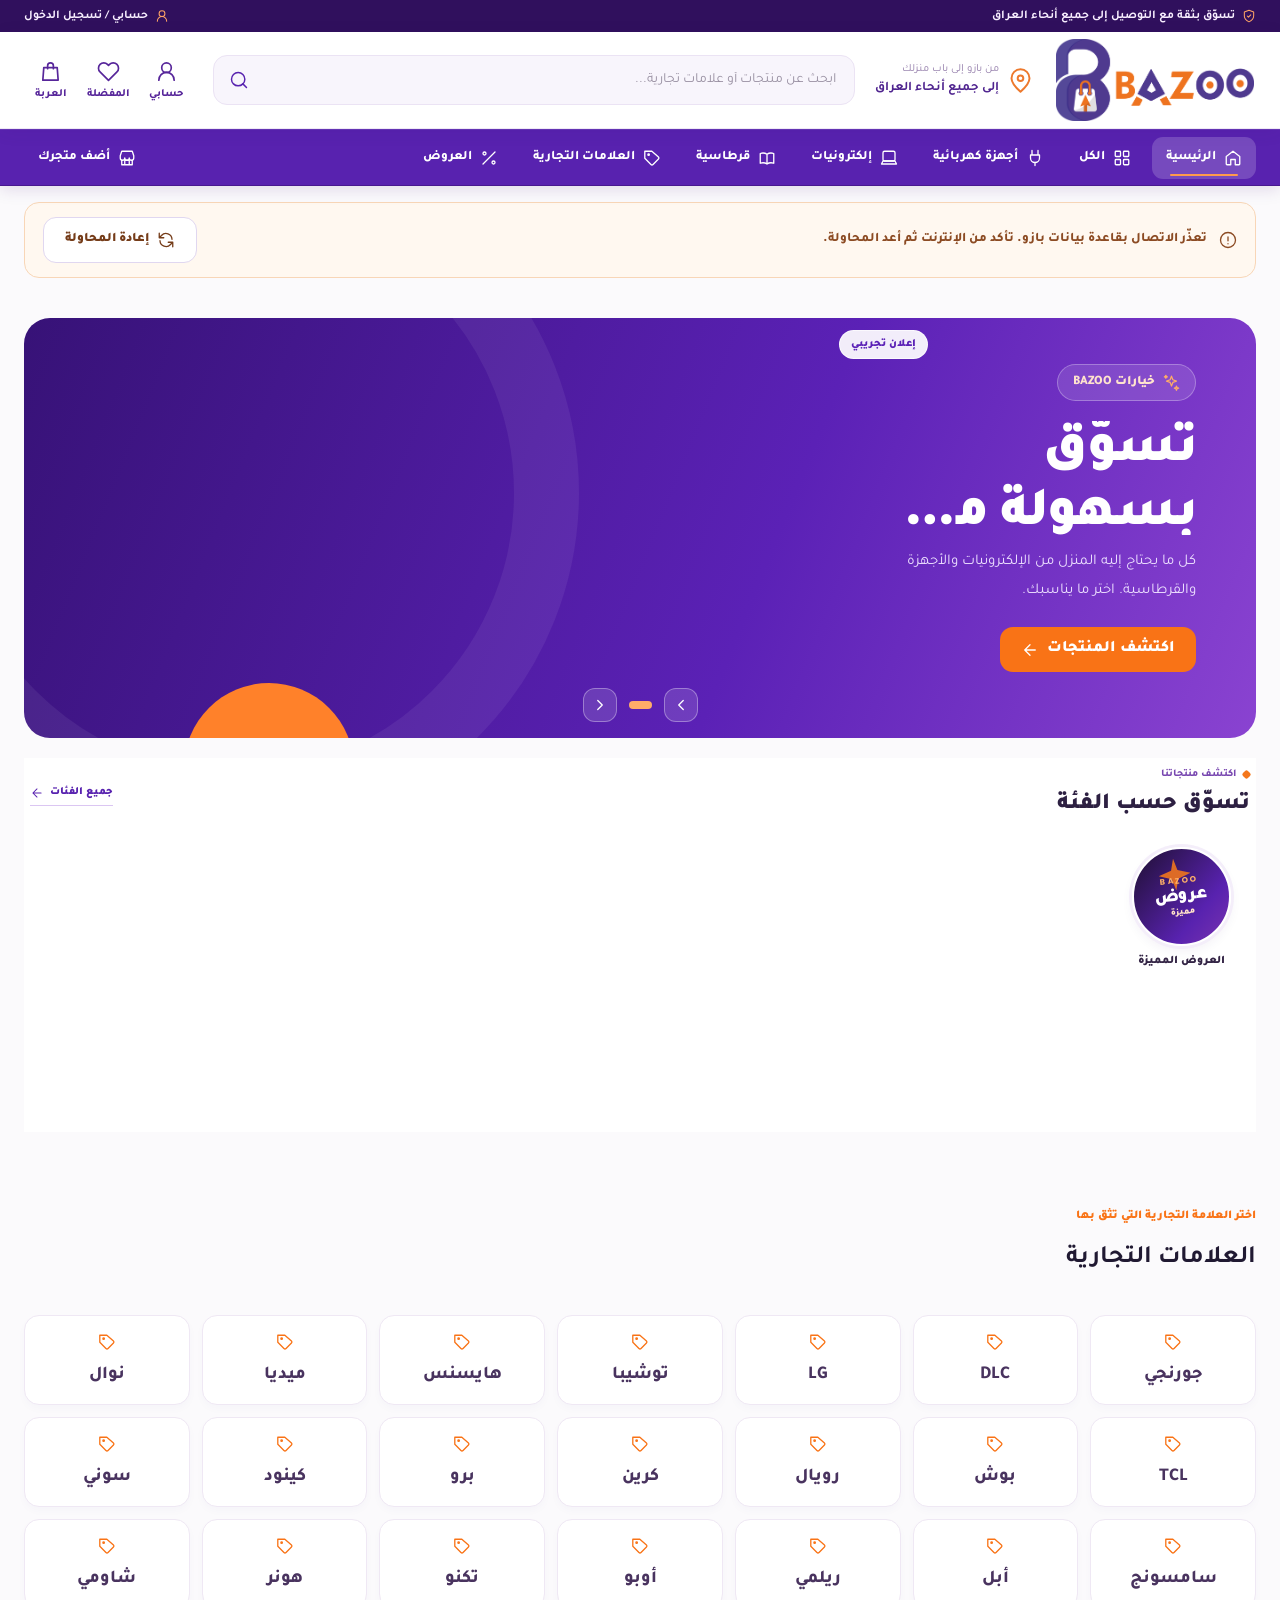
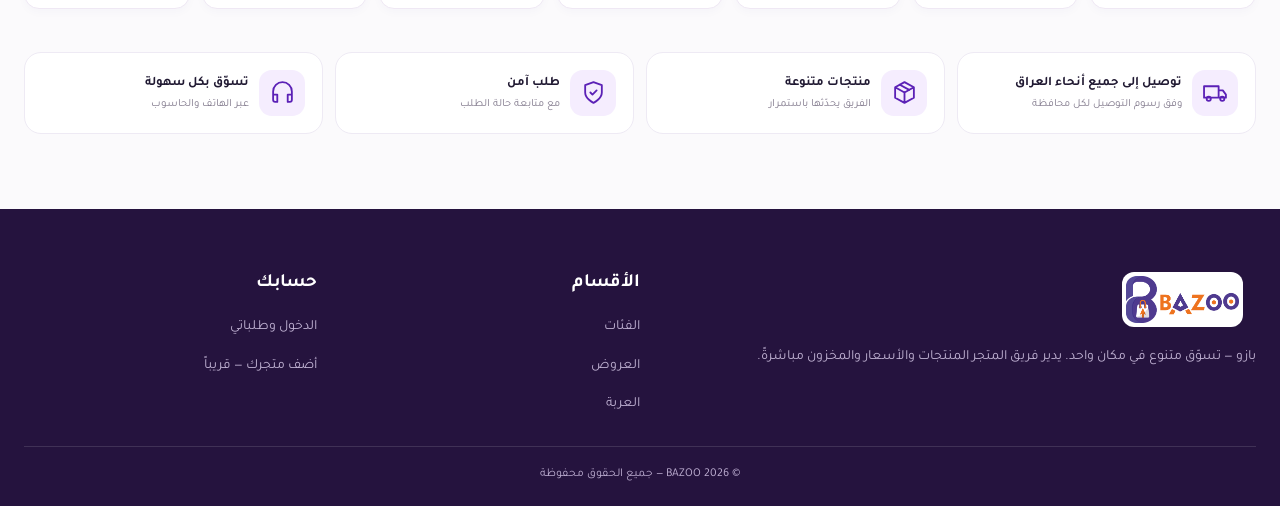
<file: index.html>
<!doctype html><html lang="ar" dir="rtl"><head><meta charset="utf-8"><meta name="viewport" content="width=device-width,initial-scale=1,viewport-fit=cover"><meta name="theme-color" content="#5822af"><meta name="description" content="BAZOO بازو — متجر إلكتروني عراقي للأجهزة الكهربائية والإلكترونيات والقرطاسية"><title>BAZOO | بازو</title><link rel="icon" href="./%D8%B4%D8%B9%D8%A7%D8%B1%20%D8%A8%D8%A7%D8%B2%D9%88.png"><link rel="stylesheet" href="./style.css?v=20261123carousel52"><link rel="stylesheet" href="./bazoo-ui.css?v=20261123ui41"></head><body>
<div class="topline"><div class="wrap topline-content"><span><svg class="svg-icon" aria-hidden="true"><use href="./icons.svg#shield-check"></use></svg> تسوّق بثقة مع التوصيل إلى جميع أنحاء العراق</span><a href="#/account"><svg class="svg-icon" aria-hidden="true"><use href="./icons.svg#user-round"></use></svg> حسابي / تسجيل الدخول</a></div></div>
<header class="header"><div class="wrap headerinner">
<a class="brand" href="#/home" aria-label="BAZOO الرئيسية"><img src="./%D8%A8%D8%A7%D8%B2%D9%88%20%D8%A7%D9%81%D9%82%D9%8A.png" alt="شعار BAZOO الأفقي"></a>
<div class="delivery-note"><svg class="svg-icon" aria-hidden="true"><use href="./icons.svg#map-pin"></use></svg><span><small class="delivery-desktop">من بازو إلى باب منزلك</small><small class="delivery-mobile">التوصيل</small><strong class="delivery-desktop">إلى جميع أنحاء العراق</strong><strong class="delivery-mobile">داخل العراق</strong></span></div>
<form id="searchForm" class="search" role="search"><input id="searchBox" placeholder="ابحث عن منتجات أو علامات تجارية..." aria-label="ابحث بالمتجر"><button aria-label="ابحث" title="بحث" type="submit"><svg class="svg-icon" aria-hidden="true"><use href="./icons.svg#search"></use></svg></button></form>
<div class="headact">
<button id="accountBtn" class="header-action" aria-label="حسابي"><svg class="svg-icon" aria-hidden="true"><use href="./icons.svg#user-round"></use></svg><span>حسابي</span></button>
<button id="favoritesBtn" class="header-action" aria-label="المفضلة"><svg class="svg-icon" aria-hidden="true"><use href="./icons.svg#heart"></use></svg><span>المفضلة</span></button>
<button id="cartBtn" class="header-action cart-header" aria-label="عربة التسوق"><svg class="svg-icon" aria-hidden="true"><use href="./icons.svg#shopping-bag"></use></svg><span>العربة</span><span id="cartBadge" class="bubble"></span></button>
</div></div></header>
<div class="category-topbar"><div class="wrap category-nav" id="categoryNav" aria-label="أقسام المتجر">
<button class="category-nav-link active" data-go="home"><svg class="svg-icon" aria-hidden="true"><use href="./icons.svg#home"></use></svg> الرئيسية</button>
<button class="category-nav-link" data-go="categories"><svg class="svg-icon" aria-hidden="true"><use href="./icons.svg#grid"></use></svg> الكل</button>
<button class="category-nav-link" data-main-cat="appliances"><svg class="svg-icon" aria-hidden="true"><use href="./icons.svg#plug"></use></svg> أجهزة كهربائية</button>
<button class="category-nav-link" data-main-cat="electronics"><svg class="svg-icon" aria-hidden="true"><use href="./icons.svg#laptop"></use></svg> إلكترونيات</button>
<button class="category-nav-link" data-main-cat="stationery"><svg class="svg-icon" aria-hidden="true"><use href="./icons.svg#book-open"></use></svg> قرطاسية</button>
<button class="category-nav-link" data-go="brands"><svg class="svg-icon" aria-hidden="true"><use href="./icons.svg#tag"></use></svg> العلامات التجارية</button>
<button class="category-nav-link" data-go="offers"><svg class="svg-icon" aria-hidden="true"><use href="./icons.svg#percent"></use></svg> العروض</button>
<button class="category-nav-link nav-admin-entry" data-go="market"><svg class="svg-icon" aria-hidden="true"><use href="./icons.svg#store"></use></svg> أضف متجرك</button>
</div></div>
<main id="app" class="wrap"><section class="storefront-shell">
<div class="shell-hero">
<div><span class="shell-label"><svg class="svg-icon" aria-hidden="true"><use href="./icons.svg#sparkles"></use></svg> اكتشف عالم بازو</span><h1>اختيارات أكثر.<br><em>تسوّق أسهل.</em></h1><p>أجهزة كهربائية وإلكترونيات وقرطاسية في متجر واحد.</p><a class="btn accent" href="#/categories">استكشف الفئات <svg class="svg-icon" aria-hidden="true"><use href="./icons.svg#arrow-left"></use></svg></a></div>
<div class="shell-art"><svg class="svg-icon" aria-hidden="true"><use href="./icons.svg#shopping-bag"></use></svg></div>
</div>
<div class="shell-cat-row"><a href="#/categories"><span><svg class="svg-icon" aria-hidden="true"><use href="./icons.svg#building"></use></svg></span><strong>أجهزة منزلية</strong></a><a href="#/categories"><span><svg class="svg-icon" aria-hidden="true"><use href="./icons.svg#plug"></use></svg></span><strong>مواد تأسيس</strong></a><a href="#/categories"><span><svg class="svg-icon" aria-hidden="true"><use href="./icons.svg#laptop"></use></svg></span><strong>أجهزة وألعاب</strong></a><a href="#/categories"><span><svg class="svg-icon" aria-hidden="true"><use href="./icons.svg#headphones"></use></svg></span><strong>إكسسوارات</strong></a><a href="#/categories"><span><svg class="svg-icon" aria-hidden="true"><use href="./icons.svg#smartphone"></use></svg></span><strong>هواتف</strong></a><a href="#/categories"><span><svg class="svg-icon" aria-hidden="true"><use href="./icons.svg#clipboard"></use></svg></span><strong>مواد مكتبية</strong></a><a href="#/categories"><span><svg class="svg-icon" aria-hidden="true"><use href="./icons.svg#book-open"></use></svg></span><strong>مواد دراسية</strong></a></div>
<div class="shell-load-tip" id="siteStatus" aria-live="polite"></div>
</section></main>
<footer class="footer"><div class="wrap"><div class="footer-inner"><div><a class="brand" href="#/home"><img src="./%D8%A8%D8%A7%D8%B2%D9%88%20%D8%A7%D9%81%D9%82%D9%8A.png" alt="بازو"></a><p>بازو — تسوّق متنوع في مكان واحد. يدير فريق المتجر المنتجات والأسعار والمخزون مباشرةً.</p></div><div><h3>الأقسام</h3><a href="#/categories">الفئات</a><a href="#/offers">العروض</a><a href="#/cart">العربة</a></div><div><h3>حسابك</h3><a href="#/account">الدخول وطلباتي</a><a href="#/market">أضف متجرك — قريباً</a></div></div><div class="footnote">© <span id="year"></span> BAZOO — جميع الحقوق محفوظة</div></div></footer>
<nav class="bottomnav" id="bottomNav" aria-label="التنقل السفلي"><button data-go="home"><span><svg class="svg-icon" aria-hidden="true"><use href="./icons.svg#home"></use></svg></span>الرئيسية</button><button data-go="categories"><span><svg class="svg-icon" aria-hidden="true"><use href="./icons.svg#grid"></use></svg></span>الفئات</button><button data-go="offers"><span><svg class="svg-icon" aria-hidden="true"><use href="./icons.svg#percent"></use></svg></span>العروض</button><button data-go="cart"><span><svg class="svg-icon" aria-hidden="true"><use href="./icons.svg#shopping-bag"></use></svg></span>العربة</button><button data-go="market"><span><svg class="svg-icon" aria-hidden="true"><use href="./icons.svg#store"></use></svg></span>أضف متجرك</button></nav>
<div id="modalBackdrop" class="modal-backdrop"></div><div id="modal" class="modal" role="dialog" aria-modal="true" aria-labelledby="modalTitle"><div class="modal-head"><h2 id="modalTitle">تفاصيل</h2><button class="close" id="closeModal" aria-label="إغلاق"><svg class="svg-icon" aria-hidden="true"><use href="./icons.svg#x"></use></svg></button></div><div id="modalBody"></div></div><div id="toast" class="toast" role="status"></div>
<script>
(function(){
var initial=document.getElementById("app").innerHTML;
setTimeout(function(){var app=document.getElementById("app");if(app.innerHTML===initial){var x=document.getElementById("siteStatus");if(x)x.innerHTML='<div class="connection-notice" role="status">تعذّر تشغيل المزايا التفاعلية. يمكنك تصفح الأقسام أو تحديث الصفحة للمتابعة. <button class="btn outline" onclick="location.reload()">إعادة المحاولة</button></div>';}},10000);
})();
</script>
<script defer src="./bazoo-ui.js?v=20261123ui41"></script><script defer src="./bundle.js?v=20261123carousel52"></script></body></html>
</file>
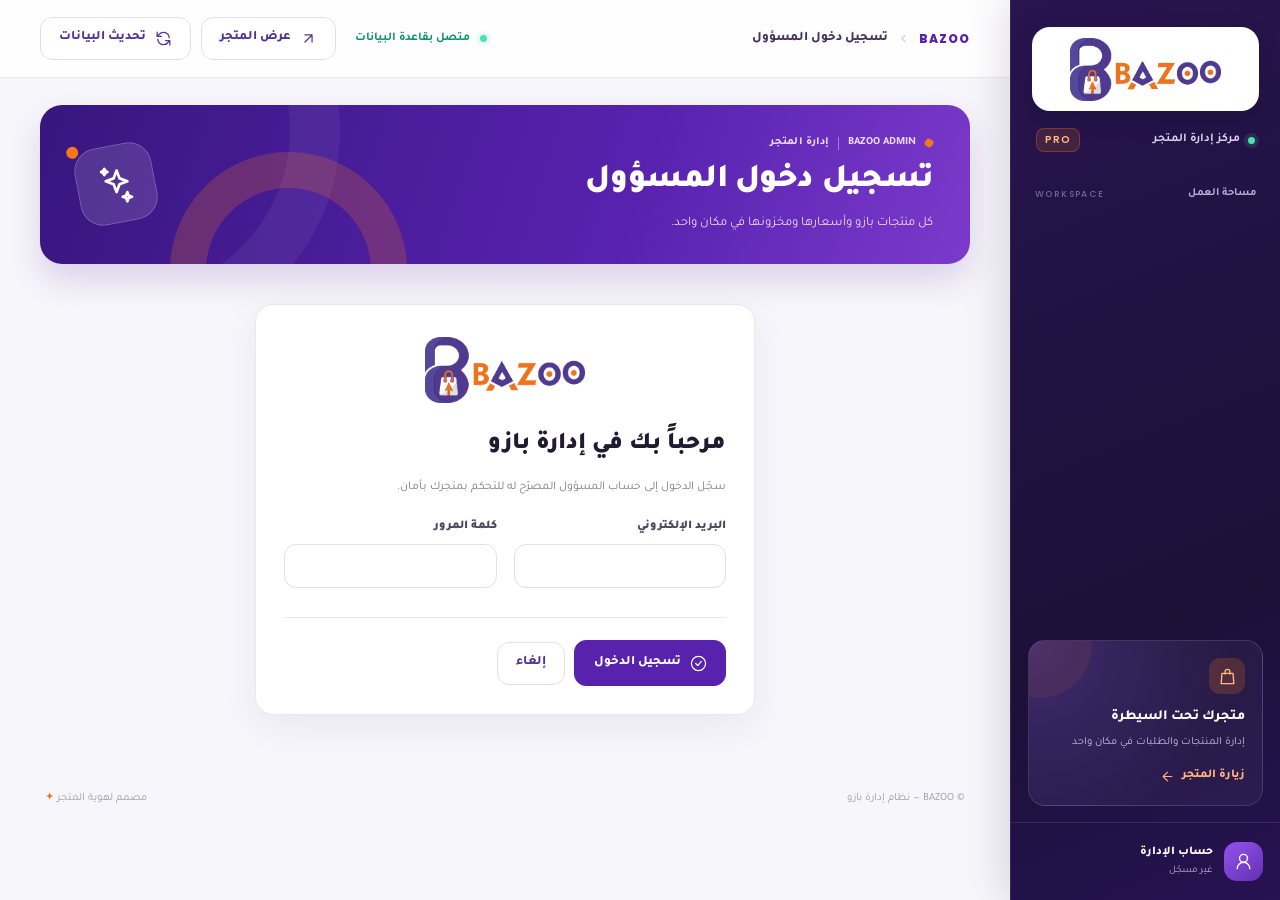
<file: admin.html>
<!doctype html>
<html lang="ar" dir="rtl">
<head>
 <meta charset="utf-8">
 <meta name="viewport" content="width=device-width,initial-scale=1,viewport-fit=cover">
 <meta name="theme-color" content="#32136f">
 <meta name="description" content="لوحة إدارة BAZOO — نظام إدارة المتجر الإلكتروني">
 <title>إدارة المتجر | BAZOO بازو</title>
 <link rel="icon" type="image/png" href="./%D8%B4%D8%B9%D8%A7%D8%B1%20%D8%A8%D8%A7%D8%B2%D9%88.png">
 <link rel="preconnect" href="https://fonts.googleapis.com">
 <link rel="preconnect" href="https://fonts.gstatic.com" crossorigin>
 <link rel="stylesheet" href="./admin-panel.css?v=20261123preview50">
 <link rel="stylesheet" href="./bazoo-ui.css?v=20261123ui41">
</head>
<body>
<div class="mobile-backdrop" id="sidebarBackdrop" hidden></div>
<div class="layout" id="adminLayout">
 <aside class="sidebar" id="adminSidebar" aria-label="القائمة الجانبية">
  <div class="sidebar-brand">
   <a class="brand" href="./index.html#/home" aria-label="BAZOO — العودة إلى المتجر">
    <img src="./%D8%A8%D8%A7%D8%B2%D9%88%20%D8%A7%D9%81%D9%82%D9%8A.png" alt="شعار BAZOO الأصلي" width="186" height="79">
   </a>
   <div class="brand-caption"><span class="brand-caption-dot"></span><span>مركز إدارة المتجر</span><span class="brand-caption-version">PRO</span></div>
  </div>
  <div class="sidebar-label">مساحة العمل <span>WORKSPACE</span></div>
  <nav id="nav" aria-label="أقسام الإدارة"></nav>
  <div class="sidebar-extra">
   <div class="sidebar-store">
    <span class="sidebar-store-icon"><svg class="ui-icon"><use href="./icons.svg#shopping-bag"></use></svg></span>
    <strong>متجرك تحت السيطرة</strong>
    <small>إدارة المنتجات والطلبات في مكان واحد</small>
    <a href="./index.html#/home" target="_blank" rel="noopener">زيارة المتجر <svg class="ui-icon"><use href="./icons.svg#arrow-left"></use></svg></a>
   </div>
  </div>
  <div class="sidebar-foot">
   <span class="user-avatar"><svg class="ui-icon"><use href="./icons.svg#user-round"></use></svg></span>
   <div class="sidebar-user"><strong id="roleLabel">مسؤول المتجر</strong><small id="userLabel">جارٍ التحقق من الحساب...</small></div>
   <button type="button" class="sidebar-logout" id="signOut" title="تسجيل الخروج" aria-label="تسجيل الخروج" hidden><svg class="ui-icon"><use href="./icons.svg#log-out"></use></svg></button>
  </div>
 </aside>
 <main class="main">
  <header class="topbar">
   <div class="topbar-start">
    <button id="menuToggle" type="button" class="icon-button mobile-toggle" aria-label="فتح القائمة" aria-controls="adminSidebar" aria-expanded="false"><svg class="ui-icon"><use href="./icons.svg#menu"></use></svg></button>
    <div class="breadcrumb"><span>BAZOO</span><svg class="ui-icon"><use href="./icons.svg#chevron-left"></use></svg><strong id="breadcrumbCurrent">لوحة التحكم</strong></div>
   </div>
   <div class="top-actions">
    <span class="secure-label"><span class="live-dot"></span> متصل بقاعدة البيانات</span>
    <a class="button secondary visit-store" href="./index.html#/home" target="_blank" rel="noopener"><svg class="ui-icon"><use href="./icons.svg#arrow-up-right"></use></svg><span>عرض المتجر</span></a>
    <button class="button secondary refresh-button" id="refresh" type="button"><svg class="ui-icon"><use href="./icons.svg#refresh"></use></svg><span>تحديث البيانات</span></button>
   </div>
  </header>
  <div class="main-content">
   <section class="page-intro" id="pageIntro">
    <div class="page-intro-copy">
     <div class="eyebrow"><span class="eyebrow-mark"></span> BAZOO ADMIN <span class="eyebrow-sep"></span> إدارة المتجر</div>
     <h1 id="pageTitle">لوحة التحكم</h1>
     <p id="pageSubtitle">كل أدوات إدارة بازو في مساحة عمل واحدة.</p>
    </div>
    <div class="page-intro-symbol" aria-hidden="true"><svg class="ui-icon"><use href="./icons.svg#sparkles"></use></svg></div>
   </section>
   <div id="alert" class="alert" role="alert" aria-live="assertive" hidden></div>
   <div id="content"><section class="empty-state">جارٍ التحقق من حساب الإدارة وتحميل البيانات...</section></div>
   <footer class="admin-footnote"><span>© BAZOO — نظام إدارة بازو</span><span>مصمم لهوية المتجر <span class="footnote-heart">✦</span></span></footer>
  </div>
 </main>
</div>
<div id="toastStack" class="toast-stack" aria-live="polite" aria-atomic="false"></div>
<div id="overlay" class="overlay" hidden>
 <section class="dialog" role="dialog" aria-modal="true" aria-labelledby="dialogTitle" tabindex="-1">
  <div class="dialog-header">
   <div class="dialog-heading">
    <span class="dialog-icon" id="dialogIcon"><svg class="ui-icon"><use href="./icons.svg#settings"></use></svg></span>
    <div><span class="dialog-eyebrow" id="dialogEyebrow">BAZOO · الإدارة</span><h2 id="dialogTitle">إضافة عنصر</h2></div>
   </div>
   <button class="close-button" id="closeDialog" type="button" aria-label="إغلاق النافذة" title="إغلاق النافذة"><svg class="ui-icon"><use href="./icons.svg#x"></use></svg></button>
  </div>
  <div class="dialog-body" id="dialogBody"></div>
  <div class="dialog-bottom"><svg class="ui-icon"><use href="./icons.svg#shield-check"></use></svg><span>تُحفظ التغييرات بأمان بعد التحقق منها في قاعدة البيانات</span><span>BAZOO</span></div>
 </section>
</div>
<script defer src="./bazoo-ui.js?v=20261123ui41"></script>
<script type="module" src="./admin-panel.js?v=20261123preview50"></script>
</body>
</html>
</file>
<file: style.css>
@import url('https://fonts.googleapis.com/css2?family=Tajawal:wght@400;500;600;700;800;900&family=Poppins:wght@600;700;800&display=swap');
:root{--p:#5822af;--pd:#32136f;--o:#f4771c;--bg:#f9f8fd;--ink:#211b31;--muted:#81798c;--line:#ebe7f2;--white:#fff;--shadow:0 14px 38px #34127312}
*{box-sizing:border-box}html{scroll-behavior:smooth}body{margin:0;background:var(--bg);color:var(--ink);font-family:Tajawal,Arial,sans-serif}button,input,select,textarea{font:inherit}button{cursor:pointer}a{text-decoration:none;color:inherit}button:disabled{opacity:.5;cursor:not-allowed}img{display:block;max-width:100%}button:focus-visible,input:focus-visible,textarea:focus-visible,select:focus-visible,a:focus-visible{outline:3px solid #ffa55b;outline-offset:2px}.wrap{width:min(1200px,calc(100% - 36px));margin:auto}.topline{background:var(--pd);color:white;text-align:center;padding:9px;font-size:13px}.topline b{color:#ffac66}.header{background:white;border-bottom:1px solid var(--line);position:sticky;top:0;z-index:50}.headerinner{min-height:78px;display:flex;align-items:center;gap:22px}.brand{display:flex;align-items:center;flex-shrink:0}.brand img{height:54px;width:auto;max-width:170px;object-fit:contain}.navlinks{display:flex;gap:24px;align-items:center;font-weight:800;font-size:14px}.navlinks button,.navlinks a{border:0;background:none;color:var(--ink);font-weight:800}.navlinks .active{color:var(--p)}.search{margin-inline-start:auto;display:flex;align-items:center;max-width:325px;flex:1;min-width:130px;background:#f6f3fa;border:1px solid var(--line);border-radius:15px}.search input{border:0;outline:0;background:none;min-width:0;width:100%;padding:13px}.search button{background:none;border:0;font-size:21px;color:var(--p);padding:7px 14px}.headact{display:flex;gap:8px}.icon{width:42px;height:42px;background:#f6f0fc;border:0;border-radius:13px;color:var(--p);font-size:22px;position:relative}.bubble{position:absolute;top:-6px;left:-6px;min-width:20px;height:20px;background:var(--o);color:#fff;border-radius:50%;padding:3px;font:700 11px Poppins}.bubble:empty{display:none}.hero{margin-top:26px;min-height:390px;background:linear-gradient(110deg,#34106f,#5822af 65%,#853bdc);border-radius:28px;color:#fff;display:grid;grid-template-columns:1.2fr .8fr;overflow:hidden;position:relative}.hero:before{content:"";position:absolute;width:520px;height:520px;border:75px solid #ffffff0b;border-radius:50%;left:-165px;top:-125px}.hero-content{padding:65px 64px;position:relative;z-index:1}.pill{display:inline-flex;background:#ffffff20;border:1px solid #ffffff35;border-radius:28px;padding:9px 16px;font-size:13px;font-weight:900}.hero h1{font-size:clamp(35px,4.5vw,60px);line-height:1.25;margin:18px 0;letter-spacing:-1px}.hero h1 span{color:#ffa45f}.hero p{color:#eee3ff;font-size:16px;line-height:1.8;max-width:440px}.btn{border:0;border-radius:13px;padding:13px 21px;font-weight:900;display:inline-flex;align-items:center;justify-content:center;gap:8px;min-height:44px}.primary{background:var(--p);color:#fff}.accent{background:var(--o);color:white}.outline{background:white;color:var(--p);border:1px solid #e0d7f0}.ghost{background:#ffffff22;color:white;border:1px solid #ffffff55}.hero-buttons{display:flex;gap:9px;margin-top:24px}.hero-graphic{position:relative;display:grid;place-items:center}.hero-disc{width:315px;aspect-ratio:1;border-radius:50%;background:#f88935;box-shadow:0 0 0 35px #ffffff10,0 0 0 70px #ffffff07;display:grid;place-items:center}.hero-disc img{height:190px;max-width:75%;object-fit:contain;filter:drop-shadow(0 15px 20px #2b096a55)}.hero-symbol{font-size:130px;filter:drop-shadow(0 12px 14px #1a043e55)}.benefits{display:grid;grid-template-columns:repeat(4,1fr);gap:12px;margin-top:17px}.benefit{background:white;padding:17px;border:1px solid var(--line);border-radius:17px;display:flex;align-items:center;gap:10px}.benefit i{font-style:normal;font-size:26px;background:#f5edfe;border-radius:13px;padding:9px}.benefit strong{font-size:13px}.benefit small{display:block;font-size:11px;color:var(--muted);margin-top:5px}.section{padding-top:59px}.section-head{display:flex;align-items:end;justify-content:space-between;gap:12px;margin-bottom:19px}.kicker{color:var(--o);font-size:12px;font-weight:900}.section h2,.page h1{font-size:29px;letter-spacing:-.5px;margin:6px 0}.subtle{color:var(--muted);font-size:14px;line-height:1.7}.cat-grid{display:grid;grid-template-columns:repeat(3,1fr);gap:13px}.cat-tile{border:1px solid var(--line);background:white;border-radius:17px;padding:20px;text-align:right;min-height:94px}.cat-tile:hover,.cat-tile.selected{border-color:var(--p);background:#f8f3ff}.cat-tile strong{display:block;font-size:17px;margin-bottom:8px}.cat-tile small{color:var(--muted)}.filters{display:flex;gap:9px;flex-wrap:wrap;margin:17px 0}.filter{border:1px solid #e4d9ee;border-radius:25px;padding:9px 15px;background:white;color:var(--p);font-size:13px;font-weight:800}.filter.active{background:var(--p);color:white}.filter-panel{background:#fff;border:1px solid var(--line);border-radius:17px;padding:17px;display:grid;grid-template-columns:1fr 1fr 1fr;gap:13px}.filter-panel label{font-size:12px;font-weight:900;display:grid;gap:8px}.field, .filter-panel select{border:1px solid #e7e0ee;background:white;padding:12px 13px;border-radius:12px;width:100%;min-width:0;color:var(--ink)}.grid-products{display:grid;grid-template-columns:repeat(4,minmax(0,1fr));gap:16px}.product{border:1px solid var(--line);border-radius:20px;background:white;overflow:hidden;min-width:0;transition:transform .18s,box-shadow .18s}.product:hover{transform:translateY(-3px);box-shadow:var(--shadow)}.prodimage{height:230px;background:#f2eff8;display:grid;place-items:center;position:relative;cursor:pointer}.prodimage img{width:100%;height:100%;object-fit:contain;padding:13px}.placeholder{font-size:65px;color:#a994ce}.tag{position:absolute;top:10px;right:10px;background:var(--o);color:white;border-radius:8px;padding:6px 8px;font-size:11px;font-weight:900}.prodinfo{padding:16px}.prodinfo small{color:var(--muted)}.prodinfo h3{font-size:15px;min-height:43px;line-height:1.5;margin:7px 0}.cost{font-size:18px;font-weight:900;color:var(--p)}.old{color:#a49aae;font-size:12px;text-decoration:line-through;margin-right:8px}.prodfoot{display:flex;gap:8px;margin-top:14px}.prodfoot .btn{flex:1;padding:10px}.heart{width:41px;border-radius:12px;background:#f6f0fc;border:0;color:var(--p);font-size:20px}.heart.on{color:#ed5484}.notice{border:1px dashed #cdb9e6;background:#fff;border-radius:17px;color:#74678a;padding:37px;text-align:center;line-height:1.8}.promo-card{background:linear-gradient(115deg,#ffede0,#ffdbbe);padding:34px;border-radius:23px;min-height:190px;margin-top:50px}.promo-card h2{font-size:30px;margin:8px 0}.promo-card p{color:#725344}.footer{background:#25133e;color:white;padding:45px 0 25px;margin-top:75px}.footer-inner{display:grid;grid-template-columns:2fr 1fr 1fr;gap:30px}.footer .brand img{background:#fff;border-radius:12px;padding:4px}.footer p,.footer a{color:#c0b2d3;font-size:14px;line-height:1.9}.footer a{display:block;margin-top:12px}.footnote{border-top:1px solid #ffffff20;margin-top:28px;padding-top:20px;color:#bdaed1;text-align:center;font-size:12px}.page{padding-top:35px;min-height:52vh}.two-col{display:grid;grid-template-columns:1.5fr .8fr;gap:24px}.card{background:white;border:1px solid var(--line);border-radius:18px;padding:22px}.cartrow{display:grid;grid-template-columns:85px 1fr auto;gap:15px;align-items:center;border-bottom:1px solid var(--line);padding:15px 0}.cartrow:last-child{border-bottom:0}.cartpic{height:82px;width:85px;background:#f1eff7;border-radius:12px;display:grid;place-items:center;overflow:hidden}.cartpic img{width:100%;height:100%;object-fit:contain}.qty{display:flex;align-items:center;gap:8px}.qty button{border:0;border-radius:7px;background:#eee6f7;color:var(--p);width:27px;height:27px;font-weight:900}.row{display:flex;justify-content:space-between;align-items:center;gap:15px}.summaryline{padding:13px 0;border-bottom:1px solid var(--line)}.summaryline strong{color:var(--p)}.sectiontitle{font-size:19px;margin:0 0 16px}.formgrid{display:grid;grid-template-columns:repeat(2,1fr);gap:14px}.formgroup{display:grid;gap:7px;font-size:13px;font-weight:800}.fullspan{grid-column:1/-1}textarea.field{min-height:95px;resize:vertical}.note{font-size:12px;color:var(--muted);line-height:1.7}.payment{display:flex;gap:15px;flex-wrap:wrap}.payment label{border:1px solid var(--line);border-radius:12px;padding:12px;font-size:13px}.payment input{accent-color:var(--p)}.auth-panel{max-width:470px;margin:45px auto}.stack{display:grid;gap:14px}.linkbtn{border:0;background:none;color:var(--p);font-weight:900}.danger{background:#fff0f2;color:#b5394a}.user-info{font-size:13px;color:var(--muted)}.order{border:1px solid var(--line);border-radius:13px;padding:15px;margin:11px 0}.orderid{font:600 12px Poppins}.status{display:inline-block;border-radius:10px;background:#eee6fa;color:var(--p);padding:6px 10px;font-size:12px;font-weight:900}.adminnav{display:flex;gap:9px;flex-wrap:wrap;margin:20px 0}.adminnav button{border:1px solid var(--line);background:white;border-radius:12px;padding:11px 16px;font-weight:900}.adminnav button.active{background:var(--p);color:white}.admin-table{overflow:auto}.admin-table table{width:100%;border-collapse:collapse;min-width:650px;text-align:right}.admin-table th,.admin-table td{border-bottom:1px solid var(--line);padding:13px;font-size:13px;vertical-align:middle}.admin-table th{color:var(--muted)}.admin-table img{width:50px;height:50px;object-fit:contain;border-radius:8px}.admin-table button{border:0;color:var(--p);background:#f4ebfa;border-radius:8px;padding:8px}.admin-form{max-width:800px}.hidden{display:none!important}.modal-backdrop{position:fixed;inset:0;background:#16092bbb;z-index:98;display:none}.modal-backdrop.show{display:block}.modal{display:none;position:fixed;z-index:99;top:50%;left:50%;transform:translate(-50%,-50%);width:min(650px,calc(100vw - 24px));max-height:92dvh;overflow:auto;background:white;border-radius:23px;padding:26px;box-shadow:0 30px 90px #14092480}.modal.show{display:block}.modal-head{display:flex;align-items:center;justify-content:space-between;gap:10px}.close{border:0;width:36px;height:36px;border-radius:10px;background:#f2ebf8;color:var(--p);font-size:22px}.toast{position:fixed;bottom:22px;right:24px;background:#281443;color:white;padding:15px 22px;border-radius:13px;z-index:120;display:none;max-width:min(500px,calc(100vw - 36px))}.toast.show{display:block}.bottomnav{display:none}.promo-frame{background:white;border:1px solid var(--line);border-radius:17px;padding:22px;margin:20px 0}.promo-frame img{width:100%;max-height:280px;object-fit:cover;border-radius:13px}.error{color:#ad3450}.loading{color:var(--muted);text-align:center;padding:30px}
@media(max-width:1000px){.navlinks{gap:11px}.hero-content{padding:45px 37px}.benefits{grid-template-columns:repeat(2,1fr)}.grid-products{grid-template-columns:repeat(3,minmax(0,1fr))}.prodimage{height:200px}}
@media(max-width:760px){.navlinks{display:none}.headerinner{flex-wrap:wrap;min-height:66px;padding:10px 0;gap:9px}.search{order:3;flex-basis:100%;max-width:none}.headact{margin-inline-start:auto}.brand img{height:42px;max-width:140px}.hero{grid-template-columns:1fr 1fr;min-height:320px}.hero h1{font-size:36px}.hero-content{padding:30px}.hero-graphic .hero-disc{width:210px}.hero-symbol{font-size:90px}.cat-grid{grid-template-columns:repeat(2,1fr)}.filter-panel{grid-template-columns:repeat(2,1fr)}.grid-products{grid-template-columns:repeat(2,minmax(0,1fr))}.two-col{grid-template-columns:1fr}.footer-inner{grid-template-columns:1fr 1fr}.footer-inner>div:first-child{grid-column:1/-1}}
@media(max-width:560px){body{padding-bottom:70px}.wrap{width:calc(100% - 26px)}.topline{font-size:11px}.hero{grid-template-columns:1fr;border-radius:20px;margin-top:14px}.hero-content{text-align:center;padding:32px 20px 5px}.hero h1{font-size:34px;margin:14px 0}.hero p{font-size:14px}.hero-buttons{justify-content:center}.hero-graphic{height:185px}.hero-disc{width:175px!important}.hero-symbol{font-size:75px}.benefits{gap:8px}.benefit{padding:11px 8px}.benefit i{font-size:21px;padding:6px}.benefit strong{font-size:11px}.benefit small{font-size:10px}.section{padding-top:44px}.section h2,.page h1{font-size:23px}.section-head{align-items:center}.cat-tile{padding:16px;min-height:78px}.cat-tile strong{font-size:14px}.cat-tile small{font-size:11px}.filter-panel{grid-template-columns:1fr}.filters{flex-wrap:nowrap;overflow:auto;scrollbar-width:none}.filter{flex-shrink:0}.grid-products{gap:10px}.prodimage{height:158px}.prodinfo{padding:11px}.prodinfo h3{font-size:13px}.cost{font-size:15px}.old{font-size:10px}.prodfoot .btn{font-size:11px;padding:8px}.product{border-radius:15px}.promo-card{margin-top:35px;padding:22px}.promo-card h2{font-size:23px}.footer{margin-top:55px}.footer-inner{gap:13px}.formgrid{grid-template-columns:1fr}.fullspan{grid-column:1}.card{padding:16px}.cartrow{grid-template-columns:64px 1fr auto;gap:8px}.cartpic{width:64px;height:64px}.cartrow strong{font-size:12px}.bottomnav{position:fixed;bottom:0;left:0;right:0;z-index:51;background:white;display:grid;grid-template-columns:repeat(5,1fr);border-top:1px solid var(--line);padding:8px 0 max(8px,env(safe-area-inset-bottom));box-shadow:0 -5px 19px #230d4815}.bottomnav button{display:grid;gap:3px;justify-items:center;border:0;background:none;color:#786b8a;font-size:10px;font-weight:800}.bottomnav button span{font-size:19px}.bottomnav button.active{color:var(--p)}.toast{bottom:85px;right:13px;left:13px}}


/* BAZOO | scalable SVG icon language */
.svg-icon{display:inline-block;width:20px;height:20px;flex-shrink:0;vertical-align:middle;stroke:currentColor;fill:none;overflow:visible}
svg.svg-icon[width]{width:var(--i-size,auto)}
.topline{display:flex;justify-content:center;align-items:center;gap:7px;letter-spacing:0}
.topline .svg-icon{width:14px;height:14px;color:#ffab66}
.icon{display:inline-grid;place-items:center;transition:background .2s,color .2s,transform .2s}
.icon .svg-icon{width:21px;height:21px;stroke-width:1.9}
.icon:hover{background:#ebe0fa;transform:translateY(-1px)}
.search button{display:inline-grid;place-items:center}
.search button .svg-icon{width:20px;height:20px}
.close{display:grid;place-items:center}.close .svg-icon{width:20px;height:20px}
.btn{transition:background .2s,transform .2s,box-shadow .2s;white-space:normal}
.btn .svg-icon{width:18px;height:18px}
.btn:hover:not(:disabled){transform:translateY(-2px);box-shadow:0 6px 16px #27115b17}
.pill{display:inline-flex;gap:8px;align-items:center}
.pill .svg-icon{width:17px;height:17px;color:#ffb47d}
.hero-symbol{display:grid;place-items:center}
.hero-symbol>.svg-icon{width:128px;height:128px;stroke-width:1.2;color:white;filter:drop-shadow(0 9px 16px #2a0a6333)}
.benefit i{display:grid;place-items:center;width:46px;height:46px;font-style:normal}
.benefit i .svg-icon{width:25px;height:25px;color:var(--p)}
.placeholder{display:grid;place-items:center;color:#bda6db}
.placeholder .svg-icon{width:62px;height:62px;stroke-width:1}
.empty-illustration{width:88px;height:88px;display:grid;place-items:center;border-radius:24px;background:#f3eafa;color:var(--p);margin:0 auto 14px}
.empty-illustration .svg-icon{width:44px;height:44px}
.heart{display:grid;place-items:center}.heart .svg-icon{width:20px;height:20px;transition:fill .15s}
.heart.on .svg-icon{fill:#ed548422;stroke:#d94a76}
.prodfoot .btn{gap:5px}.prodfoot .btn .svg-icon{width:16px;height:16px}
.cartrow .qty button{display:grid;place-items:center}
.qty .svg-icon{width:15px;height:15px}
.product .tag{font-family:Tajawal,sans-serif}
.promo-card{position:relative;overflow:hidden;isolation:isolate}
.promo-card:after{content:"";position:absolute;left:-40px;bottom:-160px;width:310px;height:310px;border-radius:50%;border:55px solid #ffaf772b;z-index:-1}
.bottomnav button span{display:grid;place-items:center;height:24px}
.bottomnav button .svg-icon{width:21px;height:21px;stroke-width:1.85;transition:transform .18s}
.bottomnav button.active .svg-icon{stroke-width:2.3;transform:translateY(-1px)}
.adminnav .svg-icon{width:18px;height:18px;margin-inline-end:5px}
.admin-table button{display:inline-flex;gap:6px;align-items:center;justify-content:center}
.admin-table button .svg-icon{width:15px;height:15px}
.loading .svg-icon{width:18px;height:18px;margin-inline-end:8px}
@keyframes bazoo-spin{to{transform:rotate(360deg)}}.spin{animation:bazoo-spin 1.4s linear infinite}
/* Dedicated login / sign-up experience */
.auth-page{padding-top:37px;padding-bottom:60px}
.auth-shell{display:grid;grid-template-columns:minmax(0,1.05fr) minmax(0,.95fr);background:#fff;max-width:1120px;margin:0 auto;min-height:570px;border-radius:28px;border:1px solid #e8e2f0;box-shadow:0 25px 65px #2f135014;overflow:hidden}
.auth-form-panel{padding:42px clamp(27px,4.5vw,65px) 36px;display:flex;flex-direction:column;justify-content:center}
.auth-back{display:inline-flex;align-items:center;gap:8px;color:#756788;font-size:13px;font-weight:800;align-self:flex-start;margin-bottom:25px}
.auth-back .svg-icon{width:16px;height:16px}.auth-back:hover{color:var(--p)}
.auth-symbol{width:55px;height:55px;border-radius:17px;background:linear-gradient(145deg,#eee3ff,#f9f6ff);color:var(--p);display:grid;place-items:center;margin-bottom:18px;border:1px solid #e9ddfa}
.auth-symbol .svg-icon{width:29px;height:29px;stroke-width:1.75}
.auth-heading h1{font-size:clamp(25px,3vw,34px);margin:7px 0;line-height:1.35}
.auth-heading .subtle{margin:0 0 21px;font-size:13px;max-width:400px}
.auth-tabs{display:grid;grid-template-columns:1fr 1fr;padding:5px;background:#f7f4fa;border-radius:14px;gap:5px;margin-bottom:23px}
.auth-tabs button{display:flex;align-items:center;justify-content:center;gap:8px;border:0;border-radius:11px;padding:12px 8px;background:transparent;color:#716482;font-size:13px;font-weight:900}
.auth-tabs button .svg-icon{width:18px;height:18px}
.auth-tabs button.active{background:white;box-shadow:0 3px 12px #32125e13;color:var(--p)}
.auth-form-panel .stack{gap:14px}
.auth-form-panel .formgroup{gap:8px;color:#46395b;font-size:13px;font-weight:900}
.input-icon{display:flex;align-items:center;position:relative;width:100%;color:#9586aa}
.input-icon>.svg-icon{width:19px;height:19px;position:absolute;right:14px;z-index:1;pointer-events:none}
.input-icon .field{height:49px;border-radius:13px;background:#fdfcff;border:1px solid #e6deed;transition:background .2s,border-color .2s,box-shadow .2s;font-size:14px;padding-right:45px;padding-left:14px}
.input-icon .field:focus{border-color:#ad83e7;outline:none;box-shadow:0 0 0 4px #9d5bdc13;background:#fff}
.input-icon:focus-within>.svg-icon{color:var(--p)}
.auth-password .field{padding-left:48px}
.password-toggle{position:absolute;left:6px;top:5px;bottom:5px;width:39px;border:0;background:transparent;color:#87759a;border-radius:9px;display:grid;place-items:center}
.password-toggle:hover{background:#f1e9f9;color:var(--p)}
.password-toggle .svg-icon{width:19px;height:19px}
.forgot-link{justify-self:start;background:transparent;border:0;color:var(--p);font-size:12px;font-weight:800;padding:0;text-align:right;margin-top:-1px}
.forgot-link:hover{text-decoration:underline}
.auth-submit{width:100%;height:49px;font-size:15px;background:linear-gradient(100deg,#5b21b6,#7130c6);box-shadow:0 7px 18px #5b21b626}
.auth-feedback{min-height:20px;font-size:12px;line-height:1.7;color:#4a3281;margin:10px 0 0}
.auth-feedback.error{color:#ad3450}
.auth-footnote{font-size:11px;color:#90829f;display:flex;gap:8px;align-items:center;justify-content:center;border-top:1px solid #f0ebf6;padding-top:20px;margin-top:16px}
.auth-footnote .svg-icon{width:16px;height:16px;color:var(--p)}
.auth-art{background:linear-gradient(153deg,#311167 0%,#6026b1 58%,#8139d7 100%);color:white;position:relative;overflow:hidden;display:grid;place-items:center;min-height:100%}
.auth-art-orbit{position:absolute;aspect-ratio:1;border-radius:50%;border:55px solid #ffffff10}
.auth-art-orbit.one{width:420px;right:-230px;top:-230px}.auth-art-orbit.two{width:370px;left:-190px;bottom:-180px;border-width:50px}
.auth-art:after{content:"";position:absolute;top:17%;left:10%;width:38px;height:38px;border:2px solid #ffae6c;border-radius:12px;transform:rotate(-18deg)}
.auth-art-content{position:relative;z-index:2;max-width:380px;padding:45px 24px;width:100%}
.auth-art-logo{display:grid;place-items:center;width:92px;height:92px;margin-bottom:31px;border-radius:26px;background:#ffffff1c;border:1px solid #ffffff40;box-shadow:0 15px 40px #260b6940}
.auth-art-logo .svg-icon{width:49px;height:49px;stroke-width:1.4}
.auth-art-kicker{color:#ffc38b;font-size:13px;font-weight:900}
.auth-art-content h2{font-size:clamp(28px,3.3vw,42px);line-height:1.35;margin:13px 0;font-weight:900}
.auth-art-content p{color:#ded3f6;font-size:15px;line-height:1.9;margin-bottom:35px}
.auth-benefit{display:flex;align-items:center;gap:12px;font-size:13px;font-weight:800;color:#f5edff;margin-top:18px}
.auth-benefit .svg-icon{height:20px;width:20px;color:#ffc18d}
@media(max-width:900px){.auth-form-panel{padding:30px 26px}.auth-art-content{padding:30px 20px}.auth-art-content h2{font-size:29px}.hero-symbol>.svg-icon{width:100px;height:100px}}
@media(max-width:760px){.auth-shell{grid-template-columns:1fr;max-width:600px}.auth-art{display:none}.auth-form-panel{padding:30px clamp(20px,5vw,45px)}.auth-page{padding-top:25px}.auth-back{margin-bottom:20px}}
@media(max-width:560px){.auth-page{padding-top:13px;padding-bottom:26px}.auth-shell{border-radius:20px;box-shadow:0 13px 30px #3212600b}.auth-form-panel{padding:23px 19px 27px}.auth-back{font-size:12px;margin-bottom:15px}.auth-symbol{width:47px;height:47px;border-radius:14px;margin-bottom:13px}.auth-symbol .svg-icon{width:25px;height:25px}.auth-heading h1{font-size:26px}.auth-heading .subtle{font-size:12px;margin-bottom:17px}.auth-tabs{margin-bottom:18px}.auth-tabs button{font-size:12px;padding:11px 6px;gap:6px}.auth-form-panel .stack{gap:13px}.auth-footnote{font-size:10px}.hero-symbol>.svg-icon{width:83px;height:83px}.benefit i{width:34px;height:34px}.benefit i .svg-icon{width:20px;height:20px}.prodfoot .btn .svg-icon{width:15px;height:15px}}
@media(prefers-reduced-motion:reduce){.spin{animation:none}}


/* 2026 BAZOO storefront editorial redesign — reference-inspired structure, original branding */
:root{--p:#5b21b6;--pd:#34116f;--o:#f97316;--ink:#201932;--bg:#fbfafc;--line:#eeeaf4;--shadow:0 16px 40px rgba(50,20,100,.08)}
body{background:#fbfafc;color:var(--ink)}
.wrap{width:min(1370px,calc(100% - 48px))}
.topline{background:#30105d;color:#f8efff;padding:0;min-height:32px;font-size:12px}
.topline-content{min-height:32px;display:flex;justify-content:space-between;gap:18px;align-items:center;font-weight:700}
.topline-content>span,.topline-content a{display:flex;align-items:center;gap:7px}
.topline-content .svg-icon{width:14px;height:14px;color:#ffa466}
.topline-content a:hover{color:white}
.header{position:sticky;top:0;z-index:52;background:var(--p);border:0;box-shadow:0 4px 18px #1c0c4217}
.headerinner{min-height:94px;gap:23px}
.brand{display:flex;align-items:center;justify-content:center;background:#fff;border-radius:14px;padding:6px 13px;min-width:155px;height:64px}
.brand img{height:55px;max-width:150px;object-fit:contain}
.delivery-note{color:#fff;display:flex;align-items:center;gap:10px;min-width:126px;white-space:nowrap}
.delivery-note>.svg-icon{width:27px;height:27px;color:#ffb77b}
.delivery-note small{display:block;color:#dfcef4;font-size:11px}
.delivery-note strong{font-size:13px;display:block;margin-top:5px}
.header .search{height:51px;max-width:none;flex:1;min-width:220px;background:white;border-color:white;border-radius:15px;box-shadow:0 4px 14px #28105f20}
.header .search input{padding:15px 18px;font-size:14px;color:var(--ink);outline:0}
.header .search input::placeholder{color:#9990a2}
.header .search button{height:43px;width:52px;color:var(--p)}
.headact{margin:0;gap:8px;align-items:center}
.header-action{color:#fff;border:0;background:transparent;min-width:60px;display:flex;flex-direction:column;align-items:center;justify-content:center;gap:5px;padding:5px 7px;position:relative;font-size:11px;font-weight:800;border-radius:12px}
.header-action .svg-icon{width:23px;height:23px;stroke-width:1.7}
.header-action:hover{background:#ffffff1d}
.header-action .bubble{background:var(--o);left:5px;top:0;border:2px solid var(--p);min-width:21px;height:21px}
.category-topbar{background:#fff;border-bottom:1px solid #eee7f6;box-shadow:0 4px 14px #33136a05;position:relative;z-index:34}
.category-nav{display:flex;align-items:center;gap:8px;min-height:58px;overflow-x:auto;scrollbar-width:none}
.category-nav::-webkit-scrollbar{display:none}
.category-nav-link{white-space:nowrap;background:transparent;border:0;border-radius:10px;padding:12px 14px;display:inline-flex;align-items:center;gap:8px;color:#463858;font-size:13px;font-weight:900;transition:.2s}
.category-nav-link .svg-icon{width:18px;height:18px;color:#75519b}
.category-nav-link:hover,.category-nav-link.active{color:var(--p);background:#f5effd}
.category-nav-link:hover .svg-icon,.category-nav-link.active .svg-icon{color:var(--p)}
.category-nav-link.nav-admin-entry{margin-inline-start:auto}
.storefront-shell{padding-top:22px}
.shell-hero{min-height:365px;border-radius:26px;background:linear-gradient(113deg,#32106b,#6026b2 70%,#8d45dc);display:grid;grid-template-columns:1fr .8fr;align-items:center;overflow:hidden;color:white;padding:48px 70px;position:relative}
.shell-hero:before{content:"";position:absolute;left:-100px;bottom:-150px;border:70px solid #ffffff11;border-radius:50%;width:420px;height:420px}
.shell-hero h1{font-size:clamp(37px,4.6vw,64px);line-height:1.18;margin:22px 0 14px}
.shell-hero h1 em{font-style:normal;color:#ffae76}
.shell-hero p{color:#e6d9f6;font-size:17px}
.shell-label{display:inline-flex;align-items:center;gap:8px;border:1px solid #ffffff40;background:#ffffff1c;border-radius:99px;padding:9px 15px;font-weight:900;font-size:13px}
.shell-label .svg-icon{color:#ffbc7e}
.shell-hero .btn{margin-top:20px}
.shell-art{position:relative;width:280px;height:280px;border-radius:50%;background:linear-gradient(145deg,#ffb36e,#fa7421);display:grid;place-items:center;justify-self:center;box-shadow:0 0 0 45px #ffffff10,0 0 0 85px #ffffff08}
.shell-art .svg-icon{width:135px;height:135px;stroke-width:1.2;filter:drop-shadow(0 16px 9px #631b7150)}
.shell-cat-row{display:grid;grid-template-columns:repeat(7,minmax(0,1fr));gap:12px;margin:30px 0}
.shell-cat-row>a{text-align:center;display:flex;flex-direction:column;align-items:center;gap:14px;font-size:13px;font-weight:800}
.shell-cat-row a>span{width:min(100%,140px);aspect-ratio:1;background:#f5f1fc;border:1px solid #ece3f9;border-radius:100%;display:grid;place-items:center}
.shell-cat-row a>span>.svg-icon{width:52px;height:52px;color:var(--p);stroke-width:1.25}
.shell-load-tip:empty{display:none}
.connection-notice{margin:16px 0;background:#fff8f0;border:1px solid #f8d6b7;border-radius:15px;padding:14px 18px;display:flex;align-items:center;gap:12px;color:#8c4b23;font-size:13px;font-weight:800;flex-wrap:wrap}
.connection-notice .btn{margin-inline-start:auto;background:#fff;color:#753c19}
.connection-notice .svg-icon{width:18px;height:18px}
/* Home: full width rotating merchandising banner */
.home-main{padding-top:24px}
.merch-slider{border-radius:26px;overflow:hidden;min-height:405px;background:linear-gradient(112deg,#371277,#5b21b6 60%,#8a43d1);color:#fff;position:relative;isolation:isolate}
.merch-slider:before{content:"";position:absolute;width:560px;height:560px;border:65px solid #ffffff10;left:-135px;top:-170px;border-radius:50%;z-index:-1}
.merch-slider:after{content:"";position:absolute;width:170px;height:170px;background:#ff812a;bottom:-115px;left:13%;border-radius:50%;z-index:-1}
.merch-slider.alt-1{background:linear-gradient(110deg,#28104d,#6520a8 58%,#9945d2)}
.merch-slider.alt-2{background:linear-gradient(105deg,#38136c,#5822a7 60%,#9e38aa)}
.merch-slider-inner{display:grid;grid-template-columns:minmax(0,1fr) minmax(0,1.03fr);min-height:405px}
.merch-content{padding:57px 66px 70px;position:relative;z-index:2;align-self:center}
.merch-eyebrow{display:inline-flex;align-items:center;gap:8px;color:#ffe3cd;background:#ffffff1e;border:1px solid #ffffff48;border-radius:99px;font-weight:900;font-size:13px;padding:9px 15px}
.merch-eyebrow .svg-icon{color:#ffac67;width:17px;height:17px}
.merch-content h1{font-size:clamp(40px,4.9vw,68px);letter-spacing:-1.6px;line-height:1.17;margin:20px 0 13px;font-weight:900}
.merch-content h1 b{color:#ffaf6e;font-weight:900}
.merch-content p{color:#ede0ff;line-height:1.9;font-size:17px;max-width:530px;margin-bottom:25px}
.merch-visual{position:relative;display:grid;place-items:center;overflow:hidden}
.merch-orbit{position:absolute;width:315px;height:315px;border-radius:50%;background:linear-gradient(140deg,#ffab67,#fb781e);box-shadow:0 0 0 35px #ffffff0d,0 0 0 77px #ffffff09}
.merch-illustration{position:relative;width:360px;height:280px;display:grid;place-items:center}
.merch-primary-card{width:240px;height:218px;border:1px solid #ffffff66;border-radius:28px;background:linear-gradient(147deg,#ffffffed,#f5efffdb);box-shadow:18px 23px 40px #25085860;display:grid;place-items:center;transform:rotate(-8deg);color:#5420a5}
.merch-primary-card .svg-icon{width:126px;height:126px;stroke-width:1.3}
.merch-floating{position:absolute;background:white;color:var(--p);border-radius:16px;width:88px;height:84px;display:grid;place-items:center;box-shadow:0 14px 28px #37137050}
.merch-floating .svg-icon{width:42px;height:42px;stroke-width:1.3}
.merch-floating.one{right:0;top:7px;transform:rotate(10deg)}
.merch-floating.two{left:4px;bottom:0;transform:rotate(-10deg)}
.merch-photo{position:relative;max-height:360px;width:85%;height:85%;object-fit:contain;filter:drop-shadow(0 15px 22px #2809587e)}
.slider-controls{position:absolute;z-index:4;bottom:18px;left:0;right:0;display:flex;justify-content:center;align-items:center;gap:12px;direction:ltr}
.slider-controls button{border:1px solid #ffffff55;background:#ffffff21;color:#fff;border-radius:12px;width:34px;height:34px;display:grid;place-items:center}
.slider-controls .svg-icon{width:18px;height:18px}
.slider-dots{display:flex;gap:7px}
.slider-dots button{border-radius:10px;width:8px;height:8px;min-width:8px;min-height:8px;background:#ffffff85;border:0;padding:0}
.slider-dots button.active{background:#ffac68;width:23px}
.home-categories{display:grid;grid-template-columns:repeat(7,minmax(0,1fr));gap:18px;padding:8px 0}
.round-category{display:grid;justify-items:center;align-content:start;gap:13px;border:0;background:transparent;text-align:center;color:#231834;font-weight:900;cursor:pointer;min-width:0}
.category-circle{width:min(100%,155px);aspect-ratio:1;border:1px solid #efedf4;background:radial-gradient(circle at 45% 31%,#fff 0%,#f4f1fa 76%);border-radius:50%;display:grid;place-items:center;box-shadow:inset 0 -7px 16px #39236e09;transition:transform .2s,border-color .2s}
.category-circle .svg-icon{width:45%;height:45%;stroke-width:1.35;color:var(--p)}
.round-category:nth-child(2n) .category-circle{background:radial-gradient(circle at 45% 31%,#fff,#fff1e8 83%)}
.round-category:hover .category-circle{transform:translateY(-5px);border-color:#be9be7}
.category-name{font-size:14px;line-height:1.5}
.home-section{padding-top:50px}
.home-section .section-head{margin-bottom:20px}
.home-section .section-head h2{font-size:25px}
.section-link{display:inline-flex;align-items:center;gap:7px;font-size:13px;font-weight:900;color:var(--p);white-space:nowrap}
.section-link .svg-icon{width:17px;height:17px}
.home-products .grid-products{grid-template-columns:repeat(5,minmax(0,1fr));gap:14px}
.home-products .prodimage{height:215px}
.home-products .prodinfo h3{font-size:14px}
.home-empty{display:flex;align-items:center;justify-content:space-between;gap:18px;min-height:170px;padding:23px 29px;border-radius:17px;border:1px solid #e9e1f1;background:linear-gradient(105deg,#fff,#faf6ff)}
.home-empty h3{font-size:19px;margin:0 0 6px}
.home-empty p{color:var(--muted);font-size:13px;margin:0;line-height:1.65}
.home-empty .home-empty-icon{width:82px;height:82px;border-radius:24px;background:#f0e5ff;display:grid;place-items:center;flex-shrink:0;color:var(--p)}
.home-empty-icon>.svg-icon{width:40px;height:40px}
.brand-gallery{display:grid;grid-template-columns:repeat(7,minmax(0,1fr));gap:12px}
.brand-chip{background:white;border:1px solid #efe8f4;border-radius:15px;min-height:90px;padding:13px;display:grid;place-items:center;font:800 18px Tajawal,Poppins,sans-serif;color:#49335f;box-shadow:0 4px 9px #3f1d6b06;transition:transform .2s,border-color .2s;white-space:normal;text-align:center}
.brand-chip:hover{transform:translateY(-3px);border-color:var(--p);color:var(--p)}
.brand-chip .svg-icon{width:18px;height:18px;color:var(--o);margin-bottom:4px}
.brand-chip strong{display:block;font:800 18px Tajawal,Poppins,sans-serif}
.category-feature-strip{display:grid;grid-template-columns:1fr 1fr;gap:18px}
.feature-strip-item{border-radius:20px;min-height:190px;padding:25px 28px;display:flex;align-items:center;gap:15px;background:linear-gradient(115deg,#f2e7ff,#e4caff);overflow:hidden}
.feature-strip-item:nth-child(2){background:linear-gradient(115deg,#fff3eb,#ffe0c7)}
.feature-strip-item h3{font-size:24px;margin:0 0 8px}
.feature-strip-item p{font-size:13px;color:#6a577f}
.feature-strip-item .art{margin-inline-start:auto;width:110px;height:110px;border-radius:30px;display:grid;place-items:center;background:#ffffff6e;transform:rotate(-8deg)}
.feature-strip-item .svg-icon{width:52px;height:52px;color:var(--p)}
.feature-strip-item:nth-child(2) .svg-icon{color:#e86a20}
.benefits.home-benefits{margin-top:43px}
.benefits.home-benefits .benefit{background:#fff}
.page-home .page{padding-top:0}
@media(max-width:1130px){
.headerinner{gap:14px}.delivery-note{display:none}
.brand{min-width:135px}.brand img{max-width:132px}
.home-products .grid-products{grid-template-columns:repeat(4,minmax(0,1fr))}
.brand-gallery{grid-template-columns:repeat(5,1fr)}
.merch-content{padding:46px 36px 64px}
.merch-content h1{font-size:45px}
}
@media(max-width:830px){
.wrap{width:calc(100% - 32px)}
.headerinner{min-height:78px;gap:12px}
.header-action{min-width:43px}
.header-action span:not(.bubble){display:none}
.header .search{min-width:190px}
.merch-slider,.merch-slider-inner{min-height:345px}
.merch-content{padding:32px 24px 55px}
.merch-content h1{font-size:39px}
.merch-content p{font-size:14px}
.merch-orbit{width:210px;height:210px}
.merch-illustration{width:240px;height:220px}
.merch-primary-card{width:155px;height:155px}
.merch-primary-card .svg-icon{width:83px;height:83px}
.merch-floating{width:61px;height:59px}
.merch-floating .svg-icon{width:31px;height:31px}
.home-categories{grid-template-columns:repeat(4,1fr);row-gap:19px}
.home-products .grid-products{grid-template-columns:repeat(3,minmax(0,1fr))}
.brand-gallery{grid-template-columns:repeat(4,1fr)}
.category-nav{min-height:52px}
}
@media(max-width:600px){
.wrap{width:calc(100% - 26px)}
.topline{min-height:28px;font-size:10px}.topline-content{min-height:28px}
.topline-content a{display:none}
.headerinner{gap:9px;min-height:68px}
.brand{min-width:103px;height:46px;padding:4px 7px;border-radius:10px}
.brand img{max-width:100px;height:39px}
.header .search{order:3;flex-basis:100%;height:43px;min-width:0;border-radius:12px}
.header .search input{padding:10px 12px;font-size:13px}
.header .search button{height:38px;width:44px}
.headact{margin-inline-start:auto}
.header-action{min-width:34px;width:35px;height:39px;padding:4px}
.header-action .svg-icon{width:21px;height:21px}
.category-topbar{border-bottom:1px solid #eee9f4}
.category-nav{min-height:48px;gap:1px}
.category-nav-link{padding:10px 11px;font-size:11px;gap:5px;border-radius:7px}
.category-nav-link .svg-icon{width:15px;height:15px}
.category-nav-link.nav-admin-entry{margin-inline-start:0}
.home-main{padding-top:12px}
.merch-slider{border-radius:18px;min-height:0}
.merch-slider-inner{grid-template-columns:1fr;min-height:0}
.merch-content{padding:27px 21px 0;text-align:center}
.merch-eyebrow{font-size:11px;padding:7px 11px}
.merch-content h1{font-size:34px;margin:13px 0 9px;letter-spacing:-.8px}
.merch-content p{font-size:12px;margin:0 auto 14px;max-width:310px}
.merch-content .btn{padding:10px 17px}
.merch-visual{height:190px}
.merch-orbit{width:169px;height:169px}
.merch-illustration{width:230px;height:185px}
.merch-primary-card{width:142px;height:132px;border-radius:19px}
.merch-primary-card .svg-icon{width:74px;height:74px}
.merch-floating{width:56px;height:53px;border-radius:11px}
.merch-floating.one{right:12px;top:8px}.merch-floating.two{left:12px;bottom:5px}
.slider-controls{bottom:9px;gap:8px}
.slider-controls button{width:27px;height:27px;border-radius:9px}
.slider-dots button{height:6px;min-height:6px;width:6px;min-width:6px}
.slider-dots button.active{width:19px}
.home-section{padding-top:36px}
.home-section .section-head h2{font-size:22px}
.home-categories{display:flex;overflow-x:auto;scrollbar-width:none;gap:13px;padding:4px 2px 8px;scroll-snap-type:x mandatory}
.home-categories::-webkit-scrollbar{display:none}
.round-category{min-width:91px;width:91px;flex:0 0 91px;scroll-snap-align:start;gap:9px}
.category-circle{width:85px;height:85px}
.category-circle .svg-icon{width:39px;height:39px}
.category-name{font-size:11px}
.home-products .grid-products{grid-template-columns:repeat(2,minmax(0,1fr));gap:10px}
.home-products .prodimage{height:157px}
.home-empty{min-height:120px;padding:16px;gap:10px}
.home-empty h3{font-size:15px}
.home-empty p{font-size:11px}
.home-empty-icon{width:55px!important;height:55px!important;border-radius:17px!important}
.home-empty-icon>.svg-icon{width:28px;height:28px}
.brand-gallery{grid-template-columns:repeat(3,minmax(0,1fr));gap:8px}
.brand-chip{min-height:65px;border-radius:11px;padding:7px;font-size:14px}
.brand-chip strong{font-size:14px}
.brand-chip .svg-icon{width:13px;height:13px}
.category-feature-strip{grid-template-columns:1fr;gap:9px}
.feature-strip-item{min-height:140px;padding:22px;border-radius:16px}
.feature-strip-item h3{font-size:19px}
.feature-strip-item p{font-size:12px}
.feature-strip-item .art{width:80px;height:80px}
.feature-strip-item .svg-icon{width:36px;height:36px}
.storefront-shell{padding-top:12px}
.shell-hero{grid-template-columns:1fr;padding:30px 25px;min-height:300px;text-align:center}
.shell-art{width:115px;height:115px;margin-top:20px}
.shell-art .svg-icon{width:55px;height:55px}
.shell-hero h1{font-size:34px}.shell-hero p{font-size:13px}
.shell-cat-row{display:flex;overflow:auto;gap:12px;scrollbar-width:none}
.shell-cat-row>a{min-width:80px;font-size:11px}
.shell-cat-row a>span{width:78px}
.shell-cat-row a>span>.svg-icon{width:36px;height:36px}
}
@media(prefers-reduced-motion:reduce){.merch-slider *{transition:none!important}}


/* BAZOO release: rigid carousel dimensions on every slide */
.merch-slider{height:414px;min-height:0;max-height:414px}
.merch-slider-inner{height:100%;min-height:0;max-height:100%;grid-template-columns:minmax(0,1fr) minmax(0,1fr)}
.merch-content{min-width:0;height:100%;max-height:100%;display:flex;flex-direction:column;justify-content:center;align-items:flex-start;overflow:hidden;padding-top:35px;padding-bottom:61px}
.merch-content h1{font-size:clamp(36px,4.3vw,57px);max-width:100%;line-height:1.17;max-height:2.5em;overflow:hidden;display:-webkit-box;-webkit-box-orient:vertical;-webkit-line-clamp:2;line-clamp:2;overflow-wrap:anywhere}
.merch-content p{font-size:15px;max-height:3.8em;overflow:hidden;display:-webkit-box;-webkit-box-orient:vertical;-webkit-line-clamp:2;line-clamp:2;margin:0 0 18px}
.merch-content .hero-buttons{flex-shrink:0;flex-wrap:wrap;margin-top:10px}
.merch-visual{height:100%;min-height:0;max-height:100%;overflow:hidden}
.merch-photo{height:82%;max-height:calc(100% - 36px);max-width:84%;object-fit:contain}
.merch-orbit{width:min(315px,72%);aspect-ratio:1;height:auto}
.merch-illustration{max-height:calc(100% - 60px);max-width:95%;height:260px}
.slider-controls{bottom:16px}
/* Branded product previews and staff controls */
.product{position:relative}
.prodimage{overflow:hidden}
.prodimage img{object-fit:contain}
.demo-label{position:absolute;top:12px;left:12px;color:#5b21b6;background:#f7f0ff;border:1px solid #dbcbfa;padding:6px 9px;border-radius:8px;font-size:11px;font-weight:900;box-shadow:0 2px 8px #2b0b6114}
.demo-price-note{display:block;margin-top:8px;font-size:10px;color:#876c9b;font-weight:800;line-height:1.45}
.demo-product .prodinfo{display:flex;flex-direction:column}
.demo-product .prodfoot{margin-top:auto;padding-top:11px}
.demo-alert{display:flex;align-items:flex-start;gap:8px;background:#fff4e9;border:1px solid #ffd8bc;color:#80512a;padding:13px;border-radius:12px;font-weight:800;font-size:13px;line-height:1.5}
.demo-alert .svg-icon{width:18px;height:18px;flex-shrink:0}
.detail-img{width:100%;height:285px;max-width:100%;object-fit:contain;background:#f8f5fd;border-radius:14px;margin:17px 0}
.detail-description{line-height:1.9;white-space:pre-wrap;font-size:14px}
.demo-product .price-row{display:flex;align-items:center;flex-wrap:wrap;gap:9px}
.admin-table td{white-space:normal}
.admin-table td button{margin:3px 4px;border-radius:9px;padding:8px 10px}
.admin-table td button.danger-action{background:#fff0f1;color:#a8314d;border:1px solid #fad8df}
.admin-table td button.danger-action:hover{background:#ffe2e8}
.admin-table .card{overflow-x:auto}
.confirm-shell{padding-top:12px}
.confirm-graphic{width:65px;height:65px;border-radius:20px;display:grid;place-items:center;background:#fff0ee;color:#b23b43;margin-bottom:16px}
.confirm-graphic .svg-icon{width:34px;height:34px}
.confirm-actions{display:flex;gap:10px;margin-top:24px}
.confirm-actions .btn{min-width:140px}
.confirm-actions .danger{background:#b43d52;color:#fff;border:1px solid #b43d52}
.confirm-actions .danger:hover{background:#9e3047}
.modal{border:1px solid #e6def0}
.modal .stack{margin-top:16px}
.toast{z-index:130;box-shadow:0 15px 40px #2b0d4866;background:#291145;border:1px solid #ffffff1e;font-size:13px;line-height:1.55;max-width:520px;padding:14px 20px;border-radius:13px}
@media(max-width:950px){
 .merch-slider{height:370px;max-height:370px}
 .merch-content{padding:29px 29px 55px}
 .merch-content h1{font-size:clamp(30px,4.5vw,43px)}
 .merch-content p{font-size:13px}
}
@media(max-width:600px){
 .merch-slider{height:470px;min-height:470px;max-height:470px;overflow:hidden}
 .merch-slider-inner{height:100%;min-height:0;max-height:470px;grid-template-columns:1fr;grid-template-rows:270px 200px}
 .merch-content{height:270px;max-height:270px;min-height:0;padding:25px 17px 9px;align-items:center;text-align:center;justify-content:flex-start}
 .merch-content h1{font-size:31px;margin:12px 0 8px;line-height:1.15;max-height:2.45em}
 .merch-content p{font-size:12px;line-height:1.55;max-width:330px;min-height:0;max-height:3.25em;margin:0 0 11px}
 .merch-content .hero-buttons{margin-top:5px;justify-content:center;flex-wrap:wrap}
 .merch-content .hero-buttons .btn{min-height:37px;font-size:11px;padding:9px 12px}
 .merch-visual{height:198px;min-height:0}
 .merch-illustration{max-height:176px;height:170px}
 .merch-photo{height:88%;max-height:170px}
 .merch-orbit{max-height:165px;width:165px}
 .slider-controls{bottom:8px}
 .confirm-actions .btn{min-width:0;flex:1}
 .demo-label{font-size:9px;top:8px;left:7px;padding:4px 6px}
 .demo-price-note{font-size:9px}
 .admin-table td button{margin:2px;padding:7px 8px}
}

.merch-demo-stamp{position:absolute;top:12px;left:12px;z-index:5;align-self:auto;background:#ffffffeb;color:#5b21b6;border:1px solid #ffffffb5;font-size:11px;font-weight:900;padding:7px 11px;border-radius:999px;line-height:1.2}
@media(max-width:600px){.merch-demo-stamp{top:8px;left:9px;font-size:9px;padding:5px 8px}}


/* BAZOO v5 — calm storefront, one-row rails, photograph banners */
/* Hero: same exact dimensions on every campaign */
.merch-slider{position:relative!important;overflow:hidden!important;height:420px!important;min-height:420px!important;max-height:420px!important;border-radius:26px!important}
.merch-slider-inner{height:100%!important;min-height:0!important;max-height:100%!important}
.merch-slider-inner.photo-layout{position:relative!important;display:block!important;isolation:isolate}
.merch-picture{display:block;position:absolute;inset:0;z-index:0;overflow:hidden}
.merch-picture img{display:block;width:100%;height:100%;object-fit:cover;object-position:center center}
.merch-scrim{position:absolute;inset:0;z-index:1;background:linear-gradient(270deg,rgba(36,10,83,.97) 0%,rgba(51,19,110,.91) 38%,rgba(70,30,117,.53) 65%,rgba(39,19,64,.12) 100%)}
.merch-slider-inner.photo-layout .merch-content{position:relative;z-index:2;width:min(55%,660px);height:100%;max-height:100%;box-sizing:border-box;display:flex;flex-direction:column;justify-content:center;align-items:flex-start;padding:47px 60px 65px;overflow:hidden}
.merch-slider-inner.photo-layout .merch-content h1{color:white;font-size:clamp(33px,3.9vw,53px);line-height:1.18;margin:15px 0 12px;max-height:2.48em;overflow:hidden;-webkit-line-clamp:2;line-clamp:2}
.merch-slider-inner.photo-layout .merch-content p{color:#f3eaff;max-height:3.8em;line-height:1.8;overflow:hidden}
.merch-slider-inner.plain-layout .merch-content{width:min(70%,650px);height:100%;max-height:100%;padding:46px 60px 66px}
.merch-slider-inner.photo-layout .merch-eyebrow{background:#ffffff20;border:1px solid #ffffff52;color:white}
.merch-demo-stamp{top:12px!important;left:14px!important}
.slider-controls{z-index:6}
.merch-slider:after,.merch-slider:before{pointer-events:none}
/* Horizontally scrollable product rails on homepage only */
.home-rail-section{padding-top:46px}
.rail-heading{display:flex;align-items:end;justify-content:space-between;gap:20px;margin-bottom:17px}
.rail-heading h2{font-size:25px;line-height:1.3;margin:5px 0 0}
.rail-heading .section-link{border:1px solid #e8ddf5;background:#fff;border-radius:24px;min-height:37px;padding:8px 14px;display:inline-flex;align-items:center;gap:8px;font-size:12px;color:#5b21b6}
.rail-heading .section-link:hover{background:#f5edff}
.rail-container{position:relative;min-width:0;padding:4px 0 7px;isolation:isolate}
.rail-scroll{display:flex;flex-wrap:nowrap!important;gap:15px;overflow-x:auto;overflow-y:hidden;scroll-snap-type:x mandatory;scroll-padding-inline:3px;scrollbar-width:none;overscroll-behavior-x:contain;padding:3px 2px 17px;direction:rtl}
.rail-scroll::-webkit-scrollbar{display:none}
.rail-scroll .product{flex:0 0 clamp(195px,18vw,238px);width:clamp(195px,18vw,238px);min-width:0;scroll-snap-align:start;border:1px solid #ece7f2;box-shadow:0 2px 12px #30135b09;border-radius:17px;transition:transform .2s,box-shadow .2s}
.rail-scroll .product:hover{transform:translateY(-2px);box-shadow:0 12px 25px #2d0d4914}
.rail-scroll .prodimage{height:184px!important;background:#faf9fc!important}
.rail-scroll .prodimage img{padding:0!important;width:100%;height:100%;object-fit:cover}
.rail-scroll .prodinfo{padding:13px 13px 15px}
.rail-scroll .prodinfo h3{font-size:13px;line-height:1.5;min-height:39px;max-height:42px;margin:6px 0;overflow:hidden;display:-webkit-box;-webkit-box-orient:vertical;-webkit-line-clamp:2;line-clamp:2}
.rail-scroll .cost{font-size:16px}
.rail-scroll .prodfoot{margin-top:auto;padding-top:10px}
.rail-scroll .prodfoot .btn{font-size:12px;min-height:40px}
.rail-arrow{position:absolute;top:45%;z-index:5;width:43px;height:43px;border:1px solid #ebdcf8;border-radius:50%;background:#fff;color:#5b21b6;box-shadow:0 6px 22px #29134525;display:grid;place-items:center;transition:transform .18s,background .18s;opacity:.96}
.rail-arrow:hover{transform:translateY(-2px);background:#f7f0ff}
.rail-arrow .svg-icon{width:23px;height:23px}
.rail-arrow.rail-next{left:-13px}
.rail-arrow.rail-back{right:-13px}
@keyframes bazoo-slide-hint{0%,70%,100%{box-shadow:0 5px 18px #29134524;transform:scale(1)}83%{box-shadow:0 0 0 9px #f9731620,0 8px 23px #29134530;transform:scale(1.07)}}
.rail-container:not(.rail-visited) .rail-next.attention{animation:bazoo-slide-hint 3.3s ease-in-out infinite}
.rail-container.rail-visited .rail-next.attention{animation:none}
.home-rail-section .rail-scroll .old{font-size:11px}
.home-categories{padding-top:13px;padding-bottom:4px}
/* Big readable BAZOO original trademark */
.header .brand{min-width:205px!important;width:205px!important;height:75px!important;max-width:205px!important;border-radius:13px;padding:4px 8px!important;background:#fff;box-shadow:0 3px 14px #2107471a}
.header .brand img{width:100%!important;max-width:100%!important;height:67px!important;object-fit:contain;transform:scale(1.06)}
.headerinner{min-height:101px!important}
.header .search{max-width:none}
.banner-editor{padding-top:10px}
.banner-upload-grid{display:grid;grid-template-columns:minmax(0,1.35fr) minmax(0,.65fr);gap:14px}
.banner-upload-box{display:flex;flex-direction:column;gap:8px;min-width:0;background:#faf7ff;border:1px solid #e8def3;border-radius:15px;padding:13px}
.banner-upload-header{display:flex;align-items:center;gap:7px;font-size:13px;font-weight:900;color:#452c68}
.banner-upload-header .svg-icon{color:var(--p);width:17px;height:17px}
.banner-upload-header small{font:700 11px Tajawal,sans-serif;color:#9185a2;margin-inline-start:auto}
.banner-preview{border-radius:10px;border:1px dashed #c9b8db;background:#eee8f5;display:grid;place-items:center;color:#aa91c3;overflow:hidden}
.banner-preview.desktop-preview{aspect-ratio:3/1}
.banner-preview.mobile-preview{aspect-ratio:4/5}
.banner-preview img{width:100%;height:100%;object-fit:cover}
.banner-upload-guide{font-size:10px;color:#857991;line-height:1.5}
.banner-upload-box .field{font-size:11px;padding:10px;max-width:100%}
@media(max-width:1000px){
 .header .brand{min-width:164px!important;width:164px!important;height:64px!important}
 .header .brand img{height:56px!important}
 .headerinner{min-height:85px!important}
 .rail-scroll .product{flex-basis:205px;width:205px}
}
@media(max-width:760px){
 .header .brand{min-width:142px!important;width:142px!important;height:58px!important}
 .header .brand img{height:51px!important}
 .headerinner{min-height:72px!important}
 .merch-slider{height:358px!important;min-height:358px!important;max-height:358px!important}
 .merch-slider-inner.photo-layout .merch-content{padding:35px 30px 55px;width:63%}
 .merch-slider-inner.photo-layout .merch-content h1{font-size:36px}
 .rail-scroll .product{flex-basis:210px;width:210px}
}
@media(max-width:600px){
 .header .brand{min-width:137px!important;width:137px!important;max-width:137px!important;height:54px!important;padding:3px 6px!important}
 .header .brand img{height:48px!important;max-width:100%!important;transform:scale(1.10)}
 .headerinner{min-height:70px!important}
 .merch-slider{height:438px!important;min-height:438px!important;max-height:438px!important;border-radius:19px!important}
 .merch-slider-inner.photo-layout{display:block!important;height:438px!important;max-height:438px!important}
 .merch-picture img{object-position:center center}
 .merch-scrim{background:linear-gradient(180deg,rgba(39,12,84,.94) 0%,rgba(52,18,101,.85) 31%,rgba(52,18,101,.35) 61%,rgba(35,12,77,.2) 100%)}
 .merch-slider-inner.photo-layout .merch-content{width:100%!important;max-height:438px!important;height:438px!important;padding:34px 17px 55px!important;display:flex;align-items:center;justify-content:flex-start;text-align:center}
 .merch-slider-inner.photo-layout .merch-content h1{font-size:28px!important;line-height:1.16;max-width:340px;margin:13px 0 9px;max-height:2.55em}
 .merch-slider-inner.photo-layout .merch-content p{font-size:12px;line-height:1.55;max-width:315px;max-height:3.15em}
 .merch-slider-inner.photo-layout .hero-buttons{margin-top:11px}
 .merch-slider-inner.plain-layout .merch-content{width:100%!important;height:100%!important;padding:30px 17px 55px;align-items:center}
 .merch-slider-inner.plain-layout{display:block!important}
 .rail-heading{gap:9px;margin-bottom:13px}
 .rail-heading h2{font-size:21px}
 .rail-heading .section-link{font-size:10px;min-height:34px;padding:6px 10px}
 .rail-scroll{gap:10px;padding-bottom:14px}
 .rail-scroll .product{flex-basis:169px;width:169px;border-radius:14px}
 .rail-scroll .prodimage{height:137px!important}
 .rail-scroll .prodinfo{padding:10px}
 .rail-scroll .prodinfo h3{font-size:12px;min-height:35px;max-height:37px}
 .rail-scroll .cost{font-size:14px}
 .rail-scroll .prodfoot .btn{font-size:11px;min-height:37px;padding:7px}
 .rail-arrow{width:34px;height:34px;top:42%}
 .rail-arrow .svg-icon{width:19px;height:19px}
 .rail-arrow.rail-next{left:-7px}.rail-arrow.rail-back{right:-7px}
 .home-rail-section{padding-top:34px}
 .banner-upload-grid{grid-template-columns:1fr;gap:10px}
 .banner-preview.mobile-preview{max-width:200px;width:100%;margin:0 auto}
}
@media(prefers-reduced-motion:reduce){.rail-container:not(.rail-visited) .rail-next.attention{animation:none!important}}


/* Real photographic category thumbnails */
.home-categories .category-circle{overflow:hidden;background:#f9f7fc;border:1px solid #eee6f3;box-shadow:0 4px 17px #2e115017}
.home-categories .category-thumb{width:100%;height:100%;object-fit:cover;display:block;padding:0;border-radius:50%;transition:transform .24s ease}
.home-categories .round-category:hover .category-thumb{transform:scale(1.065)}
.home-categories .category-fallback{font-size:37px;color:var(--p);font-weight:900}
@media(max-width:600px){.home-categories .category-fallback{font-size:25px}}


/* BAZOO Refinement v9 | restrained retail cards, compact SVG categories and gallery */
/* Consistent horizontal logo area; retains currently uploaded original until horizontal brand asset exists */
.header .brand{width:217px!important;min-width:217px!important;max-width:217px!important;height:76px!important;border-radius:13px;padding:5px 12px!important;overflow:hidden}
.header .brand img{height:68px!important;max-width:100%!important;width:100%!important;transform:none!important;object-fit:contain!important;object-position:center}
.headerinner{min-height:95px!important}
@media(max-width:1050px){
.header .brand{width:165px!important;max-width:165px!important;min-width:165px!important;height:65px!important}
.header .brand img{height:55px!important}
}
@media(max-width:600px){
.header .brand{width:129px!important;max-width:129px!important;min-width:129px!important;height:50px!important;padding:4px 7px!important}
.header .brand img{height:43px!important}
.headerinner{min-height:65px!important}
}
/* SVG category selector: much smaller, with breathing space */
.home-categories.compact-categories{display:flex!important;gap:14px!important;justify-content:flex-start;overflow-x:auto;padding:9px 4px 12px;margin:0;scrollbar-width:none;scroll-snap-type:x proximity}
.home-categories.compact-categories::-webkit-scrollbar{display:none}
.compact-categories .round-category{width:104px!important;min-width:104px!important;max-width:104px!important;flex:0 0 104px!important;gap:9px;scroll-snap-align:start}
.compact-categories .category-circle{width:77px!important;height:77px!important;aspect-ratio:1;border-radius:19px!important;background:#f6f1ff!important;border:1px solid #ece3f8!important;box-shadow:none!important;transition:.2s}
.compact-categories .round-category:nth-child(even) .category-circle{background:#fff3ea!important;border-color:#f8e5d6!important}
.compact-categories .category-circle .svg-icon{width:33px!important;height:33px!important;stroke-width:1.55!important;color:#5b21b6}
.compact-categories .round-category:nth-child(even) .category-circle .svg-icon{color:#db6e2c}
.compact-categories .round-category:hover .category-circle{transform:translateY(-3px);box-shadow:0 8px 17px #5b21b616!important}
.compact-categories .category-name{font-size:12px!important;line-height:1.5;color:#3c2d50;min-height:31px}
@media(max-width:600px){
.home-categories.compact-categories{gap:6px!important;padding:5px 2px 9px}
.compact-categories .round-category{width:82px!important;min-width:82px!important;max-width:82px!important;flex-basis:82px!important;gap:7px}
.compact-categories .category-circle{width:62px!important;height:62px!important;border-radius:17px!important}
.compact-categories .category-circle .svg-icon{width:27px!important;height:27px!important}
.compact-categories .category-name{font-size:10.5px!important}
}
/* Product cards: spacious image, consistent hierarchy and simple CTA */
.bazoo-product-card{border:1px solid #ece7f4!important;border-radius:18px!important;overflow:hidden;background:#fff;box-shadow:0 3px 14px #210d4307;display:flex;flex-direction:column}
.bazoo-product-card .prodimage{height:230px;position:relative;background:#fdfcfe!important;display:block;overflow:hidden}
.bazoo-product-card .product-photo-link{border:0;background:transparent;width:100%;height:100%;display:grid;place-items:center;padding:15px;cursor:pointer}
.bazoo-product-card .product-photo-link img{width:100%;height:100%;object-fit:contain!important;padding:0!important;transition:transform .25s ease}
.bazoo-product-card .product-photo-link:hover img{transform:scale(1.045)}
.bazoo-product-card .sale-tag{top:12px;right:12px;font-size:10px;border-radius:8px;z-index:2}
.bazoo-product-card .card-favorite{position:absolute;left:11px;top:11px;width:36px;height:36px;border:1px solid #ede6f3;background:#fff;color:#5b21b6;z-index:2;border-radius:11px;display:grid;place-items:center}
.bazoo-product-card .card-favorite.on{color:#da4880;background:#fff5fa}
.bazoo-product-card .prodinfo{display:flex;flex-direction:column;flex:1;padding:16px 15px 15px}
.bazoo-product-card .product-meta{font-size:11px;color:#8c8197;display:flex;align-items:center;justify-content:space-between;gap:5px;min-height:20px}
.bazoo-product-card .demo-pill{font-size:9px;border-radius:7px;background:#f3eafb;color:#6c43a8;padding:4px 5px;font-weight:900}
.bazoo-product-card .product-title-link{border:0;background:transparent;color:#2f2241;text-align:right;font-size:14px;font-weight:900;line-height:1.6;min-height:47px;max-height:47px;overflow:hidden;display:-webkit-box;-webkit-box-orient:vertical;-webkit-line-clamp:2;line-clamp:2;margin:8px 0 13px;padding:0;cursor:pointer}
.bazoo-product-card .product-title-link:hover{color:#5b21b6}
.bazoo-product-card .price-row{display:flex;gap:7px;align-items:baseline;flex-wrap:wrap;min-height:26px}
.bazoo-product-card .cost{font-size:19px;color:#5b21b6;line-height:1.3}
.bazoo-product-card .old{font-size:11px;color:#a69aa9}
.bazoo-product-card .demo-price-note{font-size:9.5px;margin-top:6px}
.bazoo-product-card .product-card-actions{margin-top:auto;padding-top:15px}
.bazoo-product-card .card-cart-btn{width:100%;border-radius:10px;min-height:42px;font-size:12px;padding:9px;gap:7px;background:#f2eafa;color:#5b21b6;border:1px solid #e4d4f4}
.bazoo-product-card .card-cart-btn:hover{background:#5b21b6;color:#fff}
.rail-scroll .bazoo-product-card{flex-basis:220px!important;width:220px!important}
.rail-scroll .bazoo-product-card .prodimage{height:185px!important}
.rail-scroll .bazoo-product-card .prodinfo{padding:13px}
.rail-scroll .bazoo-product-card .product-title-link{font-size:13px;min-height:43px;max-height:43px;margin:7px 0 9px}
.rail-scroll .bazoo-product-card .cost{font-size:16px}
.rail-scroll .bazoo-product-card .card-cart-btn{min-height:38px;font-size:11px}
@media(max-width:600px){
.bazoo-product-card .prodimage{height:170px!important}
.bazoo-product-card .prodinfo{padding:11px}
.bazoo-product-card .product-title-link{font-size:12px;min-height:40px;max-height:40px}
.bazoo-product-card .cost{font-size:15px}
.bazoo-product-card .card-cart-btn{font-size:11px;min-height:38px}
.rail-scroll .bazoo-product-card{flex-basis:170px!important;width:170px!important}
.rail-scroll .bazoo-product-card .prodimage{height:141px!important}
.rail-scroll .bazoo-product-card .prodinfo{padding:10px}
.rail-scroll .bazoo-product-card .product-title-link{font-size:12px;min-height:38px;max-height:38px}
.rail-scroll .bazoo-product-card .cost{font-size:14px}
}
/* Full product page and multi-photo gallery */
.product-page{padding-top:24px}
.product-breadcrumb{display:flex;gap:7px;align-items:center;color:#887d98;font-size:12px;margin-bottom:20px;flex-wrap:wrap}
.product-breadcrumb button{border:0;background:none;color:#5b21b6;font-size:12px;font-weight:800;padding:3px}
.product-breadcrumb .svg-icon{width:14px;height:14px;color:#baaace}
.product-breadcrumb>span{max-width:420px;overflow:hidden;white-space:nowrap;text-overflow:ellipsis}
.product-detail-grid{display:grid;grid-template-columns:minmax(0,1.12fr) minmax(0,.88fr);gap:26px;align-items:start}
.gallery-panel,.product-detail-info{background:#fff;border:1px solid #eee8f4;border-radius:22px;padding:22px;min-width:0}
.gallery-main{width:100%;height:440px;position:relative;border-radius:16px;background:#faf9fd;display:grid;place-items:center;overflow:hidden}
.gallery-main img{width:100%;height:100%;object-fit:contain;padding:18px}
.gallery-demo{position:absolute;top:13px;right:13px;border-radius:9px;background:#efe5fa;color:#5b21b6;padding:8px 11px;font-size:11px;font-weight:900}
.gallery-controls{display:flex;align-items:center;justify-content:center;gap:20px;margin-top:14px;font:800 12px Poppins,Tajawal,sans-serif;color:#7d6d92}
.gallery-controls button{width:35px;height:35px;border-radius:50%;display:grid;place-items:center;border:1px solid #e6def0;background:#fff;color:#5b21b6}
.gallery-thumbs{display:flex;gap:9px;margin-top:15px;overflow-x:auto;scrollbar-width:none;padding:3px 2px 8px}
.gallery-thumbs::-webkit-scrollbar{display:none}
.gallery-thumb{flex:0 0 73px;width:73px;height:73px;border:2px solid #eae4f0;background:white;border-radius:11px;padding:4px;overflow:hidden;transition:border-color .2s}
.gallery-thumb.active,.gallery-thumb:hover{border-color:#6f30c3;background:#f7f1fe}
.gallery-thumb img{width:100%;height:100%;object-fit:contain}
.product-detail-info{padding:29px 30px}
.product-kicker{font-size:12px;color:#6b42a7;font-weight:900}
.product-detail-info h1{font-size:clamp(25px,2.6vw,35px);line-height:1.43;margin:12px 0 20px;font-weight:900;color:#291b3d}
.detail-price-block{display:flex;align-items:baseline;gap:15px;flex-wrap:wrap;padding-bottom:18px;border-bottom:1px solid #f0eaf5}
.detail-price-block strong{font-size:30px;color:#5b21b6}
.detail-price-block del{font-size:16px;color:#a699ae}
.stock-indicator{display:flex;align-items:center;gap:7px;color:#25815a;font-size:13px;font-weight:900;margin:20px 0}
.stock-indicator .svg-icon{width:18px;height:18px}
.product-detail-info .detail-description{font-size:14px;line-height:2;color:#685b77;white-space:pre-wrap}
.detail-actions{display:flex;gap:11px;margin:22px 0}
.detail-actions .btn{font-size:13px;border-radius:13px;min-height:48px}
.detail-actions .btn:first-child{flex:1}
.detail-delivery{display:flex;gap:9px;align-items:flex-start;background:#f8f4ff;color:#62449a;padding:13px 15px;border-radius:12px;font-size:12px;line-height:1.7;font-weight:800}
.detail-delivery .svg-icon{width:19px;height:19px;flex-shrink:0}
.detail-specs{margin-top:22px;background:#fff;border:1px solid #eee8f4;border-radius:21px;padding:24px}
.detail-specs h2{font-size:23px;margin:0 0 18px}
.spec-table{display:grid;gap:0}
.spec-table>div{display:grid;grid-template-columns:200px 1fr;padding:13px 5px;border-bottom:1px solid #f1edf6;gap:10px;font-size:13px}
.spec-table>div:last-child{border-bottom:0}
.spec-table span{color:#887c96}
.spec-table strong{font-weight:800}
.product-related{margin-top:30px}
@media(max-width:850px){.product-detail-grid{grid-template-columns:1fr}.gallery-main{height:360px}.product-detail-info{padding:22px}}
@media(max-width:600px){.product-detail-grid{gap:13px}.gallery-panel,.product-detail-info{border-radius:16px;padding:13px}.gallery-main{height:290px}.gallery-main img{padding:8px}.gallery-thumb{flex-basis:61px;width:61px;height:61px}.product-detail-info h1{font-size:23px}.detail-price-block strong{font-size:24px}.detail-actions{gap:7px}.detail-actions .btn{padding:10px;font-size:12px}.detail-specs{border-radius:15px;padding:17px}.spec-table>div{grid-template-columns:110px 1fr}}
/* Admin product photo workspace */
.admin-editor .formgrid{margin-top:20px}
.image-editor{padding:20px;border:1px solid #e9e2f3;background:#faf8fd;border-radius:18px}
.image-editor-heading{display:flex;align-items:center;gap:11px;margin-bottom:14px}
.image-editor-heading>.svg-icon{width:29px;height:29px;color:#622aaf}
.image-editor-heading h3{margin:0;font-size:17px}
.image-editor-heading p{margin:5px 0 0;font-size:12px;color:#8a8097}
.form-help{color:#9688a5;font-size:11px;font-weight:500}
.admin-gallery-grid,.photo-upload-preview{display:grid;grid-template-columns:repeat(auto-fill,minmax(95px,1fr));gap:10px;margin:13px 0}
.admin-gallery-photo{position:relative;border:1px solid #e6dff0;background:#fff;border-radius:12px;padding:6px;overflow:hidden}
.admin-gallery-photo>img,.photo-upload-preview img{width:100%;aspect-ratio:1/1;object-fit:contain}
.admin-gallery-actions{display:flex;gap:3px;justify-content:space-between;margin-top:5px}
.admin-gallery-actions button{border:0;border-radius:6px;background:#f5effb;display:grid;place-items:center;width:26px;height:25px;color:#6334a0}
.admin-gallery-actions button .svg-icon{width:14px;height:14px}
.admin-gallery-actions .danger-action{background:#fff0f1;color:#aa3651}
.cover-label{position:absolute;top:6px;right:6px;font-size:9px;border-radius:6px;background:#5b21b6;color:#fff;padding:4px 6px}
.photo-upload-preview>div{background:white;border:1px solid #e2d7ee;border-radius:11px;padding:6px}
/* Branded governorate selector and payment types */
.province-field{min-width:0}
.province-trigger{display:flex;align-items:center;gap:10px;width:100%;min-height:49px;padding:12px 14px;border-radius:13px;border:1px solid #e7dff0;background:#fff;color:#4a3563;font-weight:800;text-align:right}
.province-trigger:hover,.province-trigger:focus-visible{border-color:#8e59c9;background:#fbf8ff}
.province-trigger .svg-icon:first-child{color:#5b21b6}
.province-trigger .svg-icon:last-child{margin-inline-start:auto;color:#a691bf}
.province-sheet p{font-size:13px;color:#726384;line-height:1.9;margin:8px 0 15px}
.province-search{position:relative;display:flex;align-items:center;border:1px solid #e4d9ef;border-radius:12px;background:#faf8fd;min-height:46px;margin-bottom:13px}
.province-search .svg-icon{color:#6a36b3;margin-inline:12px}
.province-search input{flex:1;min-width:0;border:0;background:transparent;outline:0;padding:10px 0;font-size:14px}
.province-list{display:grid;gap:7px;max-height:50vh;overflow:auto;padding:2px}
.province-item{display:flex;align-items:center;justify-content:space-between;gap:10px;text-align:right;border:1px solid #eee8f4;background:#fff;border-radius:12px;padding:13px;min-height:50px}
.province-item:not(:disabled):hover{background:#f5eeff;border-color:#aa84df}
.province-item:disabled{opacity:.58;cursor:not-allowed}
.province-item[hidden]{display:none!important}
.province-name{font-size:13px;font-weight:900;display:flex;gap:8px;align-items:center}
.province-name .svg-icon{width:17px;height:17px;color:#6727af}
.province-rate{font-size:11px;color:#917f9f}
.payment-choices{display:grid;gap:8px}
.payment-choices label{cursor:pointer}
.payment-choices input{position:absolute;opacity:0;width:1px;height:1px}
.payment-choices label>span{display:flex;align-items:center;gap:9px;border:1px solid #e4dbea;border-radius:12px;min-height:47px;padding:11px 13px;font-size:12px;color:#59436e}
.payment-choices label>span .svg-icon{color:#5b21b6}
.payment-choices label:has(input:checked)>span{border-color:#864cc9;background:#f5eeff;color:#50268e;font-weight:900}
.payment-choices label:has(input:focus-visible)>span{outline:3px solid #f9731690}
@media(max-width:600px){
.modal:has(.province-sheet){top:auto!important;bottom:0!important;left:0!important;right:0!important;transform:none!important;width:100vw!important;max-height:83dvh!important;border-radius:23px 23px 0 0!important;padding:22px!important}
.province-list{max-height:55dvh}
}
 /* Finished promotional artwork: no UI text overlay and no destructive crop */
.merch-slider-inner.final-banner{background:#42168f}
.merch-slider-inner.final-banner .merch-picture{display:flex;align-items:center;justify-content:center}
.merch-slider-inner.final-banner .merch-picture img{object-fit:contain!important;object-position:center!important;width:100%;height:100%}
.banner-artwork-link{position:absolute;inset:0;z-index:4;background:transparent;border:0;cursor:pointer}
.banner-artwork-link:focus-visible{outline:3px solid #f97316;outline-offset:-5px}


/* BAZOO unified identity header: white surface edge-to-edge, no logo patch */
.header{
  background:#fff!important;
  border-bottom:1px solid #eee8f5!important;
  box-shadow:0 3px 17px rgba(52,20,96,.07)!important;
  position:sticky;
  top:0;
  z-index:52;
}
.headerinner{
  display:flex;
  flex-wrap:nowrap;
  align-items:center;
  gap:20px!important;
  min-height:96px!important;
  padding-block:7px;
}
.header .brand{
  position:relative;
  flex:0 0 202px!important;
  display:flex!important;
  align-items:center!important;
  justify-content:center!important;
  width:202px!important;
  min-width:202px!important;
  max-width:202px!important;
  height:82px!important;
  padding:0!important;
  margin:0!important;
  background:transparent!important;
  border:0!important;
  border-radius:0!important;
  box-shadow:none!important;
  overflow:visible!important;
}
.header .brand img{
  display:block!important;
  width:100%!important;
  height:100%!important;
  max-width:100%!important;
  max-height:100%!important;
  padding:0!important;
  margin:0!important;
  background:none!important;
  object-fit:contain!important;
  object-position:center!important;
  transform:none!important;
  filter:none!important;
}
.header .brand:hover{background:transparent!important}
.header .delivery-note{
  display:flex;
  min-width:112px;
  color:#472575!important;
  gap:8px;
}
.header .delivery-note small{color:#927ba9!important}
.header .delivery-note strong{color:#4f248f!important}
.header .delivery-note>.svg-icon{color:#ed792d!important}
.header .search{
  height:50px!important;
  flex:1 1 250px;
  min-width:160px!important;
  max-width:none!important;
  margin:0!important;
  border:1px solid #ebe3f4!important;
  border-radius:14px!important;
  background:#f8f5fc!important;
  box-shadow:none!important;
}
.header .search:focus-within{
  border-color:#9f72d7!important;
  background:#fff!important;
  box-shadow:0 0 0 3px rgba(100,44,182,.08)!important;
}
.header .search input{color:#322341!important}
.header .search button{color:#5822af!important}
.header .headact{
  display:flex;
  align-items:center;
  gap:5px!important;
  margin:0!important;
}
.header .header-action{
  color:#57269a!important;
  background:transparent!important;
  border-radius:12px!important;
  min-width:53px;
  padding:7px 5px;
}
.header .header-action:hover{
  color:#4b178e!important;
  background:#f2eafa!important;
}
.header .header-action .svg-icon{color:inherit!important}
.header .header-action .bubble{border-color:#fff!important}
.category-topbar{
  background:#f8f4fd!important;
  border-top:1px solid #f2edf7!important;
  border-bottom:1px solid #e9dff4!important;
  box-shadow:none!important;
}
.category-nav{min-height:53px!important}
.category-nav-link{color:#513d69!important}
.category-nav-link .svg-icon{color:#8262ad!important}
.category-nav-link:hover,.category-nav-link.active{
  color:#5925a6!important;
  background:#eee5fa!important;
}
.category-nav-link.active .svg-icon{color:#5925a6!important}
.footer .brand{background:transparent!important;border:0!important;box-shadow:none!important}
.footer .brand img{object-fit:contain!important}
@media(max-width:1120px){
  .headerinner{gap:14px!important}
  .header .brand{flex-basis:178px!important;width:178px!important;min-width:178px!important;max-width:178px!important;height:74px!important}
  .header .delivery-note{display:none!important}
}
@media(max-width:830px){
  .headerinner{gap:12px!important;min-height:80px!important}
  .header .brand{flex-basis:159px!important;width:159px!important;min-width:159px!important;max-width:159px!important;height:66px!important}
  .header .header-action{min-width:41px}
}
@media(max-width:600px){
  .headerinner{
    flex-wrap:wrap!important;
    align-items:center!important;
    justify-content:space-between;
    gap:8px 9px!important;
    padding:9px 0 11px!important;
    min-height:0!important;
  }
  .header .brand{
    order:1;
    flex:0 0 142px!important;
    width:142px!important;
    min-width:142px!important;
    max-width:142px!important;
    height:59px!important;
  }
  .header .headact{
    order:2;
    margin-inline-start:auto!important;
    gap:3px!important;
  }
  .header .header-action{
    width:37px!important;
    min-width:37px!important;
    height:40px!important;
    padding:5px!important;
  }
  .header .search{
    order:3;
    flex:1 0 100%!important;
    width:100%!important;
    min-width:0!important;
    height:43px!important;
    margin:0!important;
    border-radius:11px!important;
  }
  .header .search input{padding:10px 12px!important;font-size:12px!important}
  .header .search button{height:39px!important;width:42px!important}
  .category-nav{min-height:45px!important}
}
@media(max-width:360px){
  .header .brand{flex-basis:126px!important;width:126px!important;min-width:126px!important;max-width:126px!important;height:52px!important}
  .header .header-action{min-width:33px!important;width:33px!important}
}


/* BAZOO purple category navigation — white icons and restrained active state */
.category-topbar{
  background:#5822af!important;
  border-top:1px solid #6737b8!important;
  border-bottom:1px solid #48188f!important;
  box-shadow:0 4px 15px rgba(60,19,116,.13)!important;
}
.category-nav{min-height:55px!important;gap:7px!important}
.category-nav-link{
  color:#fff!important;
  background:transparent!important;
  border-radius:11px!important;
  font-weight:800!important;
  position:relative;
  transition:background .18s ease,color .18s ease!important;
}
.category-nav-link .svg-icon{color:#fff!important;stroke-width:1.9}
.category-nav-link:hover,
.category-nav-link.active{
  color:#fff!important;
  background:rgba(255,255,255,.18)!important;
}
.category-nav-link:hover .svg-icon,
.category-nav-link.active .svg-icon{color:#fff!important}
.category-nav-link.active::after{
  content:"";
  position:absolute;
  bottom:3px;
  right:18px;
  left:18px;
  height:2px;
  border-radius:8px;
  background:#ff9a4c;
}
.category-nav-link:focus-visible{
  outline:2px solid #ffb274;
  outline-offset:2px;
}
@media(max-width:600px){
  .category-nav{min-height:48px!important;gap:3px!important}
  .category-nav-link{border-radius:9px!important;padding:10px 11px!important}
  .category-nav-link.active::after{right:12px;left:12px;bottom:2px}
}


/* BAZOO MOBILE HEADER v17 — balanced three-zone phone masthead */
.delivery-mobile{display:none}
@media(max-width:600px){
  .topline{display:none!important}
  .header{
    background:#fff!important;
    box-shadow:0 2px 12px rgba(51,17,96,.075)!important;
    border-bottom:0!important;
  }
  .header .headerinner{
    display:grid!important;
    grid-template-columns:112px minmax(0,1fr) 112px!important;
    grid-template-areas:"brand delivery actions" "search search search"!important;
    grid-template-rows:50px 46px!important;
    align-items:center!important;
    justify-items:stretch!important;
    gap:8px 7px!important;
    padding:9px 0 11px!important;
    min-height:0!important;
    width:calc(100% - 26px)!important;
  }
  .header .brand{
    grid-area:brand!important;
    order:unset!important;
    display:flex!important;
    align-items:center!important;
    justify-content:center!important;
    width:112px!important;
    min-width:112px!important;
    max-width:112px!important;
    height:47px!important;
    flex:none!important;
    padding:0!important;
    margin:0!important;
    background:transparent!important;
    border:0!important;
    border-radius:0!important;
    box-shadow:none!important;
  }
  .header .brand img{
    display:block!important;
    width:100%!important;
    height:100%!important;
    max-width:100%!important;
    max-height:100%!important;
    object-fit:contain!important;
    object-position:center!important;
    transform:none!important;
  }
  .header .delivery-note{
    grid-area:delivery!important;
    display:flex!important;
    align-items:center!important;
    justify-content:center!important;
    justify-self:center!important;
    gap:5px!important;
    min-width:0!important;
    width:100%!important;
    max-width:98px!important;
    height:38px!important;
    margin:0!important;
    padding:5px 7px!important;
    border-radius:10px!important;
    background:#f7f1fe!important;
    border:1px solid #eee6fa!important;
    box-sizing:border-box!important;
    overflow:hidden!important;
  }
  .header .delivery-note>.svg-icon{
    flex:0 0 14px!important;
    width:14px!important;
    height:14px!important;
    color:#ed7726!important;
  }
  .header .delivery-note>span{min-width:0!important;line-height:1.18!important}
  .header .delivery-note .delivery-desktop{display:none!important}
  .header .delivery-note .delivery-mobile{display:block!important;white-space:nowrap!important}
  .header .delivery-note small.delivery-mobile{
    font-size:9px!important;
    color:#86709f!important;
    font-weight:800!important;
  }
  .header .delivery-note strong.delivery-mobile{
    margin-top:3px!important;
    font-size:10px!important;
    color:#54248f!important;
    font-weight:900!important;
  }
  .header .headact{
    grid-area:actions!important;
    order:unset!important;
    display:flex!important;
    align-items:center!important;
    justify-content:flex-end!important;
    justify-self:end!important;
    width:112px!important;
    max-width:112px!important;
    gap:4px!important;
    margin:0!important;
    padding:0!important;
  }
  .header .header-action{
    display:flex!important;
    align-items:center!important;
    justify-content:center!important;
    flex:0 0 34px!important;
    width:34px!important;
    min-width:34px!important;
    max-width:34px!important;
    height:38px!important;
    min-height:38px!important;
    padding:0!important;
    margin:0!important;
    color:#612ea5!important;
    background:#f8f5fc!important;
    border:1px solid #eee8f6!important;
    border-radius:11px!important;
    box-shadow:none!important;
    position:relative;
  }
  .header .header-action .svg-icon{
    width:19px!important;
    height:19px!important;
    stroke-width:1.9!important;
    color:inherit!important;
  }
  .header .header-action>span:not(.bubble){display:none!important}
  .header .header-action:hover,.header .header-action:focus-visible{background:#eee4fa!important}
  .header #cartBtn{
    background:#5822af!important;
    color:#fff!important;
    border-color:#5822af!important;
  }
  .header #cartBtn:hover{background:#4b188e!important;color:#fff!important}
  .header .cart-header .bubble{
    top:-7px!important;
    left:-7px!important;
    min-width:19px!important;
    height:19px!important;
    border:2px solid #fff!important;
    font-size:10px!important;
    padding:1px!important;
  }
  .header .search{
    grid-area:search!important;
    order:unset!important;
    display:flex!important;
    align-items:center!important;
    flex:none!important;
    width:100%!important;
    max-width:100%!important;
    min-width:0!important;
    height:46px!important;
    min-height:46px!important;
    margin:0!important;
    background:#faf8fd!important;
    border:1px solid #e7def3!important;
    border-radius:12px!important;
    overflow:hidden!important;
    box-shadow:none!important;
  }
  .header .search:focus-within{
    background:#fff!important;
    border-color:#9d72d3!important;
    box-shadow:0 0 0 3px rgba(88,34,175,.08)!important;
  }
  .header .search input{
    flex:1!important;
    width:100%!important;
    min-width:0!important;
    height:100%!important;
    padding:10px 13px!important;
    font-size:13px!important;
    color:#32253f!important;
    background:transparent!important;
  }
  .header .search input::placeholder{color:#9991a5!important}
  .header .search button{
    display:grid!important;
    place-items:center!important;
    flex:0 0 40px!important;
    width:40px!important;
    min-width:40px!important;
    height:38px!important;
    margin:0 4px!important;
    padding:0!important;
    background:#5822af!important;
    border:0!important;
    border-radius:9px!important;
    color:#fff!important;
  }
  .header .search button .svg-icon{width:19px!important;height:19px!important;color:#fff!important}
  .category-topbar{border-top:0!important}
}
/* BAZOO mobile bottom dock — purple, white icons, subtle orange selected marker */
@media(max-width:600px){
  body{padding-bottom:calc(82px + env(safe-area-inset-bottom,0px))!important}
  .bottomnav{
    position:fixed!important;
    left:0!important;
    right:0!important;
    bottom:0!important;
    z-index:51!important;
    display:grid!important;
    grid-template-columns:repeat(5,minmax(0,1fr))!important;
    align-items:stretch!important;
    min-height:70px!important;
    gap:2px!important;
    padding:7px max(8px,env(safe-area-inset-right,0px)) max(9px,env(safe-area-inset-bottom,0px)) max(8px,env(safe-area-inset-left,0px))!important;
    background:linear-gradient(115deg,#51209e 0%,#5822af 58%,#421580 100%)!important;
    border:0!important;
    border-top:1px solid rgba(255,255,255,.18)!important;
    border-radius:18px 18px 0 0!important;
    box-shadow:0 -5px 22px rgba(45,14,84,.22)!important;
  }
  .bottomnav button{
    position:relative!important;
    display:flex!important;
    flex-direction:column!important;
    justify-content:center!important;
    align-items:center!important;
    gap:5px!important;
    min-width:0!important;
    min-height:58px!important;
    padding:8px 1px 5px!important;
    color:rgba(255,255,255,.86)!important;
    background:transparent!important;
    border:0!important;
    border-radius:12px!important;
    font-size:10.5px!important;
    font-weight:800!important;
    line-height:1.15!important;
    white-space:nowrap!important;
    transition:background .16s,color .16s!important;
  }
  .bottomnav button span{
    display:grid!important;
    place-items:center!important;
    width:25px!important;
    height:25px!important;
    font-size:0!important;
  }
  .bottomnav button .svg-icon{
    width:23px!important;
    height:23px!important;
    stroke-width:1.85!important;
    color:currentColor!important;
    transform:none!important;
  }
  .bottomnav button.active{
    color:#fff!important;
    background:rgba(255,255,255,.17)!important;
    font-weight:900!important;
  }
  .bottomnav button.active .svg-icon{stroke-width:2.15!important;transform:translateY(-1px)!important}
  .bottomnav button.active::before{
    content:"";
    position:absolute;
    top:3px;
    right:50%;
    transform:translateX(50%);
    width:22px;
    height:3px;
    border-radius:8px;
    background:#ff9b53;
  }
  .bottomnav button:hover{background:rgba(255,255,255,.12)!important}
  .bottomnav button:focus-visible{outline:2px solid #ffb575;outline-offset:-2px}
  .toast{bottom:calc(88px + env(safe-area-inset-bottom,0px))!important}
}
@media(max-width:359px){
  .header .headerinner{
    grid-template-columns:108px minmax(0,1fr) 108px!important;
    gap:7px 5px!important;
  }
  .header .brand{width:108px!important;min-width:108px!important;max-width:108px!important;height:45px!important}
  .header .headact{width:108px!important;max-width:108px!important;gap:3px!important}
  .header .header-action{flex-basis:34px!important;width:34px!important}
  .header .delivery-note{padding:4px 3px!important;gap:2px!important}
  .header .delivery-note>.svg-icon{width:11px!important;height:11px!important;flex-basis:11px!important}
  .header .delivery-note small.delivery-mobile{font-size:8px!important}
  .header .delivery-note strong.delivery-mobile{font-size:9px!important}
  .bottomnav{padding-inline:5px!important}
  .bottomnav button{font-size:9.5px!important}
}
@media(max-width:309px){
  .header .headerinner{
    grid-template-columns:100px minmax(0,1fr) 108px!important;
    grid-template-areas:"brand . actions" "search search search"!important;
  }
  .header .delivery-note{display:none!important}
}
@media(prefers-reduced-motion:reduce){
  .bottomnav button,.header .header-action{transition:none!important}
}


/* Explicit delivery visibility across breakpoints: never show both mobile and desktop captions */
.header .delivery-note .delivery-desktop{display:block!important}
.header .delivery-note .delivery-mobile{display:none!important}
@media(max-width:600px){
 .header .delivery-note .delivery-desktop{display:none!important}
 .header .delivery-note .delivery-mobile{display:block!important}
}


/* BAZOO staff control center — owner, full-access and scoped team roles */
.admin-role-caption{font-size:12px;color:#8056b1;font-weight:900;margin:3px 0 0}
.adminnav{padding-bottom:5px;scrollbar-width:none}
.adminnav::-webkit-scrollbar{display:none}
.adminnav button{white-space:nowrap}
.staff-panel{padding-top:6px}
.staff-panel-head{display:flex;justify-content:space-between;align-items:center;gap:20px;background:linear-gradient(115deg,#f8f2ff,#fff);border:1px solid #ece2f8;border-radius:18px;padding:23px;margin:0 0 18px}
.staff-panel-head h2{font-size:23px;margin:0 0 9px;color:#34204f}
.staff-panel-head p{font-size:13px;color:#7a698d;line-height:1.8;margin:0;max-width:620px}
.staff-panel-head .btn{white-space:nowrap}
.staff-cards{display:grid;grid-template-columns:repeat(2,minmax(0,1fr));gap:15px}
.staff-card{border:1px solid #e9e0f3;border-radius:17px;background:#fff;padding:21px;display:flex;flex-direction:column;gap:13px;box-shadow:0 3px 13px #2e14500a;min-width:0}
.staff-card-main{display:flex;align-items:center;gap:13px;min-width:0}
.staff-avatar{display:grid;place-items:center;width:50px;height:50px;flex-shrink:0;background:#f1e7ff;border-radius:15px;color:#5b21b6}
.staff-avatar .svg-icon{width:23px;height:23px}
.staff-info{display:flex;flex-direction:column;align-items:flex-start;gap:7px;min-width:0}
.staff-info strong{font-size:14px;overflow-wrap:anywhere;color:#362548}
.staff-role{display:inline-flex;align-items:center;border-radius:9px;background:#f2eafa;color:#6835a8;font-size:11px;padding:6px 10px;font-weight:900}
.staff-role.owner-role{background:#ffecdb;color:#a64c17}
.staff-grants{display:flex;flex-wrap:wrap;gap:7px;margin:0;font-size:12px;color:#82738f;line-height:1.6;min-height:26px}
.staff-grants>span{border:1px solid #eae1f3;background:#faf7fd;padding:5px 9px;border-radius:99px;color:#61458a;font-size:11px;font-weight:800}
.staff-actions{display:flex;gap:9px;flex-wrap:wrap;border-top:1px solid #f1eaf5;padding-top:14px;margin-top:auto}
.staff-actions .btn{min-height:38px;padding:8px 11px;font-size:11px}
.staff-actions .btn .svg-icon{width:16px;height:16px}
.staff-owner-note{display:flex;align-items:center;gap:7px;color:#987da8;border-top:1px solid #f1eaf5;padding-top:14px;margin-top:auto;font-size:11px;font-weight:800}
.staff-owner-note .svg-icon{width:16px;height:16px}
.staff-editor-form{display:grid;gap:15px;padding-top:13px}
.staff-note{font-size:12px;line-height:1.8;border-radius:11px;background:#f8f4fc;color:#765e89;padding:11px 14px;margin:0}
.staff-scopes-title{font-weight:900;font-size:13px;margin:3px 0 10px;color:#342149}
.staff-scopes{display:grid;grid-template-columns:repeat(2,minmax(0,1fr));gap:10px}
.staff-scope{position:relative;display:grid;grid-template-columns:21px 1fr;align-items:start;gap:6px 10px;padding:13px 11px;background:#fff;border:1px solid #e9e2f2;border-radius:13px;cursor:pointer}
.staff-scope:has(input:checked){border-color:#8551c8;background:#f8f2ff}
.staff-scope input{grid-row:1 / span 2;accent-color:#5822af;width:18px;height:18px;margin:1px 0 0}
.staff-scope-title{display:flex;align-items:center;gap:6px;color:#342147;font-size:12px;font-weight:900}
.staff-scope-title .svg-icon{color:#7955b0;width:16px;height:16px}
.staff-scope small{color:#8b7c96;font-size:10px;line-height:1.5}
.staff-save{width:100%;min-height:46px}
#staffScopeFields[hidden]{display:none!important}
@media(max-width:850px){
 .staff-cards{grid-template-columns:1fr}
 .staff-panel-head{padding:16px;align-items:flex-start;flex-direction:column}
}
@media(max-width:600px){
 .adminnav{flex-wrap:nowrap;overflow-x:auto;padding:3px 0 10px;gap:7px}
 .adminnav button{font-size:11px;flex:0 0 auto;padding:9px 11px}
 .staff-card{padding:15px;border-radius:14px}
 .staff-panel-head h2{font-size:20px}
 .staff-panel-head p{font-size:12px}
 .staff-scope{grid-template-columns:20px 1fr}
 .staff-scopes{grid-template-columns:1fr}
}


/* BAZOO v20 — staff-only top entry and integrated discount creator */
.category-nav .admin-top-action{
  position:sticky;
  right:0;
  z-index:5;
  flex:0 0 auto;
  min-height:39px;
  padding:9px 14px!important;
  margin-inline-end:8px!important;
  background:#fff!important;
  border:1px solid #fff!important;
  border-radius:10px!important;
  color:#5822af!important;
  box-shadow:0 3px 12px rgba(31,9,65,.17);
  gap:7px!important;
  font-weight:900!important;
  line-height:1.2;
}
.category-nav .admin-top-action .svg-icon{color:#5822af!important;width:18px;height:18px}
.category-nav .admin-top-action:hover,
.category-nav .admin-top-action.active{
  background:#fff1e6!important;
  color:#8e4317!important;
  border-color:#ffcbac!important;
}
.category-nav .admin-top-action:hover .svg-icon,
.category-nav .admin-top-action.active .svg-icon{color:#a4521b!important}
.category-nav .admin-top-action.active::after{
  background:#f4771c;
  left:18px;
  right:18px;
  bottom:1px;
}
.discount-editor{
  display:grid;
  gap:14px;
  border:1px solid #e4d4f5;
  background:linear-gradient(135deg,#faf6ff 0%,#fff 90%);
  padding:20px;
  border-radius:17px;
  box-shadow:0 5px 18px rgba(53,23,98,.045);
}
.discount-editor-title{display:flex;align-items:center;gap:11px}
.discount-editor-title>.svg-icon{
  width:40px;height:40px;padding:10px;border-radius:11px;
  background:#ede1fc;color:#5822af;flex:0 0 auto;
}
.discount-editor-title>div{display:grid;gap:4px}
.discount-editor-title strong{color:#3d205a;font-size:17px;font-weight:900}
.discount-editor-title small{color:#81718f;font-size:12px;line-height:1.5}
.discount-fields{display:grid;grid-template-columns:repeat(2,minmax(0,1fr));gap:12px}
.discount-fields .formgroup{min-width:0}
.discount-fields .field{background:#fff;font-weight:800;font-size:16px}
.discount-fields .field:focus{border-color:#a07ada;outline:2px solid #9b6dce35}
.discount-preview{
  display:flex;
  align-items:center;
  justify-content:space-between;
  flex-wrap:wrap;
  gap:12px;
  min-height:77px;
  padding:13px 16px;
  background:#fff;
  border:1px solid #e9e1f5;
  border-radius:13px;
}
.discount-preview-prices{display:grid;gap:5px}
.discount-preview-prices span{font-size:11px;color:#806992;font-weight:800}
.discount-preview-prices strong{font-size:24px;color:#5822af;font-weight:900}
.discount-preview-saving{display:flex;flex-wrap:wrap;align-items:center;gap:8px}
.discount-preview-saving del{color:#97899e;font-size:12px}
.discount-preview-saving small{font-size:11px;color:#27724d;font-weight:900}
.discount-preview-tag{
  padding:5px 9px;border-radius:8px;
  background:#fff0e5;color:#bc5718;
  font-size:11px;font-weight:900;
}
.discount-preview-empty,.discount-preview-error{color:#87758d;font-size:12px;line-height:1.7}
.discount-preview-error{color:#af4040}
.discount-helper{margin:0;color:#837091;font-size:11px;line-height:1.8}
.admin-price-cell{display:grid;justify-items:start;gap:5px}
.admin-price-cell>strong{color:#5b21b6;font-size:13px;white-space:nowrap}
.admin-price-cell del{color:#8e809c;font-size:11px;white-space:nowrap}
.admin-discount-cell{padding:3px 6px;background:#fff0e3;color:#b55b20;border-radius:6px;font-size:10px;font-weight:900}
.detail-discount-badge{font-size:12px;font-weight:900;padding:7px 10px;background:#fff0e5;color:#bb5b1c;border-radius:9px;display:inline-flex;align-items:center}
@media(max-width:600px){
  .category-nav .admin-top-action{
    min-height:36px;
    padding:8px 11px!important;
    border-radius:9px!important;
    margin-inline-end:5px!important;
    font-size:11px!important;
  }
  .category-nav .admin-top-action .svg-icon{width:16px;height:16px}
  .discount-editor{padding:13px;border-radius:14px;gap:11px}
  .discount-fields{grid-template-columns:1fr;gap:9px}
  .discount-preview{padding:12px;gap:10px}
  .discount-preview-prices strong{font-size:20px}
}


/* BAZOO upload pipeline v21: file-based product covers and 15 KiB compressed previews */
.main-photo-editor{
  display:grid;
  grid-template-columns:minmax(0,1fr) 170px;
  grid-template-areas:"heading preview" "picker preview";
  gap:10px 18px;
  padding:17px;
  margin:16px 0;
  border:1px solid #e2d5f0;
  border-radius:16px;
  background:linear-gradient(115deg,#f9f5ff,#fff);
  align-items:center;
}
.main-photo-heading{grid-area:heading;display:grid;gap:5px}
.main-photo-heading strong{display:flex;align-items:center;gap:7px;color:#3f235c;font-size:15px}
.main-photo-heading strong .svg-icon{color:#5822af;width:19px;height:19px}
.main-photo-heading small{color:#887797;font-size:12px;line-height:1.65}
.main-photo-preview{
  grid-area:preview;
  position:relative;
  display:flex;
  flex-direction:column;
  justify-content:center;
  align-items:center;
  gap:8px;
  min-height:138px;
  padding:8px;
  background:#fff;
  border:1px solid #e8def4;
  border-radius:13px;
  text-align:center;
  overflow:hidden;
}
.main-photo-preview img{display:block;max-width:100%;width:auto;height:118px;object-fit:contain}
.main-photo-picker{
  grid-area:picker;
  position:relative;
  cursor:pointer;
  display:flex;
  align-items:center;
  justify-content:center;
  gap:8px;
  background:#5822af;
  color:#fff;
  border:1px solid #5822af;
  border-radius:11px;
  min-height:44px;
  padding:8px 14px;
  font-size:12px;
  font-weight:900;
  width:max-content;
  max-width:100%;
}
.main-photo-picker:hover{background:#48158f}
.main-photo-picker .svg-icon{width:18px;height:18px}
.main-photo-picker input[type=file]{
  position:absolute;
  inset:0;
  width:100%;
  height:100%;
  opacity:0;
  cursor:pointer;
}
.main-photo-picker:focus-within{outline:3px solid #a980d0;outline-offset:2px}
.empty-media-preview{display:grid;justify-items:center;gap:7px;color:#988aaa;font-size:11px;font-weight:800}
.empty-media-preview .svg-icon{color:#a692c5;width:27px;height:27px}
.media-existing-label{color:#8775a1;font-size:10px;font-weight:700}
.media-compress-progress{display:block;text-align:center;color:#70528b;font-size:11px;font-weight:800;line-height:1.5}
.media-size-ok{
  display:inline-block;
  padding:5px 7px;
  font-size:10px;
  font-weight:900;
  color:#24734f;
  background:#e7f8ed;
  border-radius:8px;
  white-space:nowrap;
}
.media-size-error{display:block;color:#b63f55;line-height:1.55;font-size:11px;font-weight:800}
.media-upload-advice{padding:10px 12px;color:#735d89;background:#f6f1fc;border-radius:10px;font-size:11px;line-height:1.75}
.photo-upload-preview .compressed-photo-tile{
  display:flex;
  flex-direction:column;
  align-items:center;
  justify-content:center;
  gap:8px;
  border:1px solid #e5ddef;
  border-radius:11px;
  padding:8px;
  background:#fff;
  min-width:95px;
  min-height:108px;
  overflow:hidden;
  text-align:center;
}
.photo-upload-preview .compressed-photo-tile img{width:100%;max-width:125px;height:83px;object-fit:contain}
.banner-preview .media-size-ok{margin:5px auto}
.banner-preview .media-compress-progress,.banner-preview .media-size-error{padding:15px 5px}
@media(max-width:650px){
  .main-photo-editor{
    grid-template-columns:minmax(0,1fr) 128px;
    gap:8px;
    padding:12px;
  }
  .main-photo-heading strong{font-size:12px}
  .main-photo-heading small{font-size:10px}
  .main-photo-preview{min-height:116px}
  .main-photo-preview img{height:88px}
  .main-photo-picker{font-size:11px;padding:7px 9px}
}
@media(max-width:385px){
  .main-photo-editor{
    grid-template-areas:"heading heading" "preview preview" "picker picker";
    grid-template-columns:1fr;
  }
  .main-photo-preview{min-height:120px}
  .main-photo-picker{width:100%}
}


/* BAZOO directed navigation: smooth in-page focus with sticky-header offsets */
html{scroll-behavior:smooth}
#app,
#catalogFilters,
#categoryResults,
#adminTabContent,
.home-section,
.product-detail-grid,
.adminnav {
  scroll-margin-top:120px;
}
#catalogFilters,#categoryResults,#adminTabContent{position:relative}
@media(max-width:830px){
  #app,#catalogFilters,#categoryResults,#adminTabContent,.home-section,.product-detail-grid,.adminnav{scroll-margin-top:118px}
}
@media(max-width:600px){
  #app,#catalogFilters,#categoryResults,#adminTabContent,.home-section,.product-detail-grid,.adminnav{scroll-margin-top:126px}
}
@media(prefers-reduced-motion:reduce){
  html{scroll-behavior:auto!important}
}


/* BAZOO product editor reliability: clear, persistent save feedback */
.product-save-status{
 display:block;
 margin-top:10px;
 padding:13px 16px;
 border-radius:12px;
 border:1px solid transparent;
 font-size:13px;
 font-weight:800;
 line-height:1.8;
 overflow-wrap:anywhere;
}
.product-save-status[hidden]{display:none!important}
.product-status-error{
 background:#fff4f4;
 color:#a12f39;
 border-color:#f2bdc3;
}
.product-status-warning{
 background:#fffaed;
 color:#835314;
 border-color:#f3d79f;
}
.product-status-success{
 background:#f0fbf5;
 color:#246943;
 border-color:#c5e8d3;
}
.product-save-actions{
 display:flex;
 align-items:center;
 justify-content:flex-start;
 gap:10px;
 flex-wrap:wrap;
 padding:8px 0 2px;
}
.product-save-actions .btn{min-height:44px}
.product-save-actions button:disabled{cursor:wait;opacity:.65}
@media(max-width:600px){
 .product-save-actions{flex-direction:column;align-items:stretch}
 .product-save-actions .btn{width:100%}
}


/* BAZOO authenticated administrator access and session diagnostics */
.admin-access-notice{
 max-width:760px;
 margin:35px auto;
 text-align:center;
 padding:25px 20px;
 line-height:1.9;
}
.admin-access-notice h2{color:#5f2b9d;margin:0 0 14px}
.admin-access-notice p{color:#746182;line-height:1.9;overflow-wrap:anywhere}
.admin-access-notice strong{color:#38224d}
.admin-access-actions{display:flex;gap:10px;align-items:center;justify-content:center;flex-wrap:wrap;margin:18px auto 2px}
.admin-access-actions>.btn{min-height:45px}
@media(max-width:600px){
 .admin-access-notice{padding:18px 12px;margin:16px auto}
 .admin-access-actions{flex-direction:column}
 .admin-access-actions>.btn{width:100%}
}


/* BAZOO save-result receipt — confirmed server write, always visible */
.admin-save-confirmation{
 display:flex;
 align-items:center;
 justify-content:space-between;
 gap:12px;
 padding:13px 16px;
 border:1px solid #c6e7d4;
 border-right:4px solid #339b69;
 border-radius:12px;
 background:#f5fcf8;
 color:#285c40;
 font-size:13px;
 font-weight:900;
 line-height:1.8;
 margin-bottom:16px;
 overflow-wrap:anywhere;
}
.admin-save-confirmation button{
 appearance:none;
 border:1px solid #c6e7d4;
 background:#fff;
 border-radius:8px;
 color:#326c4d;
 min-width:30px;
 height:30px;
 font-weight:900;
 cursor:pointer;
}
.admin-access-notice strong{direction:ltr;unicode-bidi:plaintext}


/* BAZOO orders v28 — elegant staff operations & customer tracking */
.orders-console,.customer-orders-page{--order-purple:#5822af;--order-ink:#2b203c;--order-muted:#81738f}
.orders-console{display:grid;gap:18px}
.orders-console-hero{
 display:flex;align-items:center;justify-content:space-between;gap:18px;
 padding:26px 29px;border-radius:20px;border:1px solid #e9ddfa;
 background:radial-gradient(circle at 93% -25%,#dec9ff 0,transparent 39%),linear-gradient(115deg,#fbf8ff,#fff);
}
.orders-console-eyebrow,.customer-account-kicker{
 display:inline-flex;align-items:center;gap:7px;font-size:11px;
 font-weight:900;color:#6c3ab1;letter-spacing:.15px
}
.orders-console-eyebrow .svg-icon,.customer-account-kicker .svg-icon{width:16px;height:16px}
.orders-console-hero h2{margin:7px 0;font-weight:900;font-size:28px;letter-spacing:-.7px;color:#33204d}
.orders-console-hero p{font-size:13px;color:#786b8a;margin:0;line-height:1.9}
.orders-console-hero .btn{flex-shrink:0;min-height:43px}
.orders-summary-grid{display:grid;grid-template-columns:repeat(4,minmax(0,1fr));gap:13px}
.orders-summary-box{
 display:flex;flex-direction:column;gap:7px;padding:18px 20px;
 background:#fff;border:1px solid #ece5f5;border-radius:16px;
 box-shadow:0 5px 20px #35205108;min-width:0
}
.orders-summary-box small{font-size:12px;color:#7e718d;font-weight:800}
.orders-summary-box strong{font-size:30px;line-height:1.25;font-weight:900;color:#462272;font-variant-numeric:tabular-nums}
.orders-summary-box span{display:flex;gap:6px;align-items:center;color:#8a7a97;font-size:10px}
.orders-summary-box .svg-icon{width:14px;height:14px}
.orders-summary-box:nth-child(2) strong{color:#a05c16}
.orders-summary-box:nth-child(3) strong{color:#4363a6}
.orders-summary-box:nth-child(4) strong{color:#247a52}
.orders-toolbar{display:flex;align-items:center;justify-content:space-between;gap:12px;flex-wrap:wrap}
.orders-filter-list{display:flex;align-items:center;gap:6px;flex-wrap:wrap;min-width:0}
.orders-filter-list button{
 display:flex;align-items:center;gap:8px;border:1px solid #e6dff0;background:#fff;
 padding:10px 12px;border-radius:11px;color:#685778;font-size:11px;font-weight:800;cursor:pointer
}
.orders-filter-list button span{
 background:#f4f0f8;color:#775a9c;border-radius:7px;padding:3px 6px;font-size:10px
}
.orders-filter-list button.active{
 color:#fff;background:#5925ac;border-color:#5925ac;box-shadow:0 5px 12px #5925ac29
}
.orders-filter-list button.active span{background:#ffffff2b;color:#fff}
.orders-search-input{
 display:flex;align-items:center;gap:9px;background:#fff;border:1px solid #e5dcec;
 padding:0 12px;border-radius:11px;min-height:42px;min-width:220px;flex:1 1 255px;max-width:325px
}
.orders-search-input .svg-icon{color:#907fa5;width:18px;height:18px}
.orders-search-input input{font-family:inherit;width:100%;outline:0;border:0;color:#342549;font-size:12px;background:transparent}
.orders-results{display:grid;gap:17px}
.orders-results [hidden],.orders-empty[hidden]{display:none!important}
.order-management-card{
 display:flex;flex-direction:column;gap:0;background:#fff;border:1px solid #e7ddf1;
 border-radius:20px;box-shadow:0 7px 26px #2e164909;overflow:hidden;scroll-margin-top:120px
}
.order-manage-top,.customer-order-top{
 display:flex;justify-content:space-between;align-items:flex-start;gap:16px;padding:20px 22px;
 background:linear-gradient(100deg,#fcfaff,#fff);border-bottom:1px solid #f0eaf6
}
.order-eyebrow{
 display:flex;gap:7px;align-items:center;color:#765398;font-size:11px;font-weight:900;
 direction:rtl;unicode-bidi:plaintext
}
.order-eyebrow .svg-icon{width:17px;height:17px}
.order-manage-top h3,.customer-order-top h3{margin:7px 0 4px;color:#322142;font-size:18px;font-weight:900;overflow-wrap:anywhere}
.order-manage-top p,.customer-order-top p{display:flex;align-items:center;gap:5px;flex-wrap:wrap;color:#92839c;font-size:11px;margin:0}
.order-manage-top p .svg-icon,.customer-order-top p .svg-icon{width:15px;height:15px}
.order-top-quantity{background:#f3edf8;padding:3px 7px;border-radius:7px;color:#775391;font-size:10px}
.order-head-right{display:grid;justify-items:end;align-content:start;gap:9px;white-space:nowrap}
.order-head-right>strong{color:#492475;font-size:20px;font-weight:900}
.order-state-badge{
 display:inline-flex;align-items:center;justify-content:center;border-radius:999px;
 border:1px solid #ded5ec;background:#f4f0f9;color:#745b93;
 padding:6px 10px;font-size:10px;font-weight:900;white-space:nowrap;line-height:1.35
}
.order-state-badge.state-new{background:#f2edfa;border-color:#e5d6fc;color:#623caf}
.order-state-badge.state-confirmed{background:#e8f3ff;border-color:#c9e1ff;color:#386baf}
.order-state-badge.state-packing{background:#fff3e6;border-color:#f9ddbf;color:#a9601e}
.order-state-badge.state-shipped{background:#eaf2ff;border-color:#cfe0ff;color:#3a69ab}
.order-state-badge.state-delivered{background:#e9f9ef;border-color:#bee6ce;color:#1f8250}
.order-state-badge.state-cancelled{background:#fff0f0;border-color:#f4cccc;color:#ac4e55}
.order-manage-grid{display:grid;grid-template-columns:minmax(0,1.55fr) minmax(235px,.8fr);gap:0}
.order-main-pane{min-width:0;padding:18px 21px}
.order-customer-pane{background:#fcfaff;border-right:1px solid #ede5f5;padding:18px 19px}
.order-block-heading,.customer-order-items-heading{
 display:flex;align-items:center;gap:9px;color:#3d2756;font-size:13px;font-weight:900;margin-bottom:15px
}
.order-block-heading .svg-icon,.customer-order-items-heading .svg-icon{width:19px;height:19px;color:#6e3bad}
.order-block-heading>span,.customer-order-items-heading>span{background:#f1eaf9;color:#6d4f92;padding:3px 8px;border-radius:8px;font-size:10px}
.order-products,.customer-order-lines{display:grid;gap:10px}
.order-product-row,.customer-order-line{
 display:flex;align-items:center;gap:12px;padding:12px;
 border:1px solid #eee7f6;border-radius:13px;background:#fff;min-width:0
}
.order-product-photo,.customer-order-cover{
 width:67px;height:67px;display:flex;align-items:center;justify-content:center;flex:0 0 67px;
 background:#f9f5ff;border:1px solid #ece3f5;border-radius:11px;overflow:hidden;color:#957eaa
}
.order-product-photo img,.customer-order-cover img{width:100%;height:100%;object-fit:contain}
.order-product-photo .svg-icon,.customer-order-cover .svg-icon{width:26px;height:26px}
.order-product-info,.customer-order-line-info{display:flex;flex-direction:column;gap:6px;min-width:0;flex:1}
.order-product-info strong,.customer-order-line-info strong{font-size:12px;color:#362447;font-weight:900;overflow-wrap:anywhere}
.order-product-info small,.customer-order-line-info small{color:#8a7c98;font-size:10px}
.order-product-links{display:flex;align-items:center;gap:7px;flex-wrap:wrap;margin-top:2px}
.order-product-link,.order-copy-link{
 display:inline-flex;align-items:center;gap:4px;padding:5px 7px;border-radius:7px;
 font-weight:800;font-size:10px;text-decoration:none;white-space:nowrap
}
.order-product-link{color:#5822af;background:#f5effd;border:1px solid #e9ddfa}
.order-copy-link{border:1px solid #ede4f5;background:#fff;color:#735d87;cursor:pointer;font-family:inherit}
.order-product-link .svg-icon,.order-copy-link .svg-icon{width:14px;height:14px}
.order-product-unavailable{font-size:10px;color:#8d7b93}
.order-item-workflow{display:flex;align-items:flex-end;gap:6px;flex-direction:column;flex:0 0 143px;min-width:0}
.order-item-workflow label{display:grid;gap:5px;width:100%;font-size:10px;font-weight:800;color:#82718e}
.order-item-workflow .field,.order-action-controls .field{
 min-height:36px;padding:7px 8px;width:100%;font-size:11px;border-radius:8px;background:#fff
}
.order-item-workflow .field:disabled,.order-action-controls .field:disabled{opacity:.63;cursor:not-allowed}
.order-detail-list{display:grid;grid-template-columns:76px minmax(0,1fr);gap:12px 9px;margin:0}
.order-detail-list dt{font-size:11px;color:#93859b}
.order-detail-list dd{font-size:11px;color:#4b375c;font-weight:800;margin:0;overflow-wrap:anywhere}
.order-detail-list dd a{color:#5d2da5;text-decoration:none;direction:ltr;unicode-bidi:plaintext}
.order-customer-note{border-radius:10px;background:#fff;padding:12px;margin-top:16px;border:1px solid #ede5f5}
.order-customer-note strong{font-size:11px;color:#725c86}
.order-customer-note p{font-size:11px;line-height:1.7;color:#574567;margin:7px 0 0;overflow-wrap:anywhere}
.order-manage-bottom{
 display:flex;align-items:center;justify-content:space-between;gap:15px;
 background:#faf8fc;border-top:1px solid #eee5f5;padding:16px 21px
}
.order-manage-bottom>div:first-child{display:grid;gap:5px;min-width:0}
.order-manage-bottom>div:first-child strong{color:#3d2659;font-size:12px;font-weight:900}
.order-manage-bottom>div:first-child small{color:#8c7d95;font-size:10px;line-height:1.7}
.order-action-controls{display:grid;gap:4px;width:175px;flex-shrink:0}
.order-save-hint{color:#816f90;font-size:10px;text-align:center}
.order-update-feedback{padding:10px 21px;font-size:11px;font-weight:800;line-height:1.65}
.order-feedback-success{background:#eefaf3;color:#267245;border-top:1px solid #d4ebdc}
.order-feedback-error{background:#fff2f1;color:#b1484d;border-top:1px solid #f4d3d0}
.orders-empty{
 display:grid;justify-items:center;gap:9px;text-align:center;
 border:1px dashed #dbcbe9;padding:32px 18px;background:#fcfaff;border-radius:16px
}
.orders-empty .svg-icon{width:32px;height:32px;color:#9b7dbf}
.orders-empty h3{margin:0;color:#5b3c79;font-size:16px}
.orders-empty p{margin:0;color:#857793;font-size:12px;line-height:1.75}
.order-alert-error{padding:20px;border-radius:12px;background:#fff1f1;color:#ab404a;border:1px solid #f4cccc}

/* Customer's order tracking dashboard */
.customer-orders-page{display:grid;gap:19px}
.customer-account-head{
 display:flex;justify-content:space-between;align-items:center;flex-wrap:wrap;gap:16px;
 padding:23px 25px;border-radius:19px;background:linear-gradient(110deg,#f6eeff,#fff);
 border:1px solid #e7d9f8
}
.customer-account-head h1{margin:8px 0 4px;color:#3e205e;font-size:26px;letter-spacing:-.4px}
.customer-account-head .user-info{margin:0;color:#8b789c;font-size:12px;overflow-wrap:anywhere;direction:ltr;unicode-bidi:plaintext}
.customer-account-buttons{display:flex;gap:8px;align-items:center;flex-wrap:wrap}
.customer-account-buttons .btn{font-size:11px;min-height:40px}
.customer-orders-intro{display:flex;align-items:center;gap:13px;padding:12px 17px;background:#faf7ff;border:1px solid #ede3f8;border-radius:12px}
.customer-orders-intro>div{flex:0 0 38px;width:38px;height:38px;border-radius:10px;background:#ebe0fb;color:#5822af;display:grid;place-items:center}
.customer-orders-intro .svg-icon{width:22px;height:22px}
.customer-orders-intro p{margin:0;color:#756486;font-size:12px;line-height:1.85}
.customer-orders-list{display:grid;gap:17px}
.customer-order-card{border:1px solid #e8e0f2;border-radius:19px;background:#fff;box-shadow:0 4px 20px #34214c0b;overflow:hidden}
.customer-order-top{padding:19px 22px}
.customer-order-top>div>span{font-size:11px;color:#69439c;font-weight:900}
.customer-order-top h3{font-size:17px;margin:6px 0}
.tracking-steps{display:grid;grid-template-columns:repeat(5,minmax(0,1fr));gap:4px;padding:19px 19px 24px;background:#fff}
.tracking-step{position:relative;display:grid;justify-items:center;align-content:start;gap:9px;color:#a299ac;text-align:center;font-size:10px;font-weight:800}
.tracking-step:before{content:"";position:absolute;top:14px;width:calc(100% - 37px);right:calc(50% + 19px);height:2px;background:#e8e0ef}
.tracking-step:first-child:before{display:none}
.tracking-step.completed:before,.tracking-step.current:before{background:#8655c7}
.tracking-step-dot{
 width:30px;height:30px;border-radius:50%;display:grid;place-items:center;
 border:2px solid #e5dcec;background:#fff;color:#a18bad;font-size:12px;font-weight:900
}
.tracking-step.completed .tracking-step-dot{border-color:#9e72d5;background:#9e72d5;color:#fff}
.tracking-step.current .tracking-step-dot{border-color:#5822af;background:#5822af;color:#fff;box-shadow:0 0 0 4px #eee2fc}
.tracking-step.current{color:#5723a5}
.tracking-step.completed{color:#79619a}
.tracking-step-dot .svg-icon{width:14px;height:14px}
.tracking-cancelled{display:flex;align-items:center;justify-content:center;gap:10px;background:#fff2f1;color:#9c3d48;font-size:12px;font-weight:900;padding:17px}
.tracking-cancelled .svg-icon{width:18px;height:18px}
.customer-order-items-heading{margin:0 21px 10px;padding-top:15px;border-top:1px solid #f3ecf8}
.customer-order-lines{padding:0 21px 17px}
.customer-order-line{border-radius:12px}
.customer-order-cover{height:60px;width:60px;flex-basis:60px}
.customer-order-line-aside{display:grid;justify-items:end;gap:8px;min-width:95px}
.customer-order-line-aside>strong{font-size:11px;color:#60407d}
.customer-order-footer{display:flex;align-items:center;justify-content:space-between;gap:15px;background:#faf8fd;border-top:1px solid #ede6f5;padding:17px 21px}
.customer-order-receipt{display:grid;gap:8px;min-width:0;flex:1}
.customer-order-receipt>span{display:flex;gap:10px;justify-content:space-between;max-width:320px;color:#8a7897;font-size:11px}
.customer-order-receipt strong{color:#5b4770;font-weight:800}
.customer-order-total{display:grid;gap:5px;justify-items:end}
.customer-order-total small{font-size:11px;color:#837192}
.customer-order-total strong{font-size:21px;color:#5822af;font-weight:900;white-space:nowrap}
@media(max-width:1020px){
 .order-manage-grid{grid-template-columns:1fr}
 .order-customer-pane{border-right:0;border-top:1px solid #eee5f6}
 .orders-summary-grid{grid-template-columns:repeat(2,minmax(0,1fr))}
 .orders-search-input{max-width:none}
}
@media(max-width:650px){
 .orders-console{gap:13px}
 .orders-console-hero{padding:17px;align-items:flex-start;flex-direction:column;border-radius:15px}
 .orders-console-hero h2{font-size:23px}
 .orders-console-hero p{font-size:12px}
 .orders-summary-grid{gap:8px}
 .orders-summary-box{padding:13px 12px;border-radius:12px}
 .orders-summary-box strong{font-size:25px}
 .orders-summary-box small{font-size:11px}
 .orders-summary-box span{font-size:9px}
 .orders-toolbar{gap:10px}
 .orders-filter-list{flex-wrap:nowrap;overflow:auto;width:100%;padding-bottom:5px;scrollbar-width:thin}
 .orders-filter-list button{flex-shrink:0;font-size:10px}
 .orders-search-input{width:100%;flex-basis:100%;min-width:0}
 .order-management-card{border-radius:15px}
 .order-manage-top,.customer-order-top{padding:15px;gap:8px}
 .order-manage-top h3{font-size:15px}
 .order-head-right>strong{font-size:16px}
 .order-main-pane,.order-customer-pane{padding:14px}
 .order-product-row{display:grid;grid-template-columns:56px minmax(0,1fr);align-items:start;gap:9px}
 .order-product-photo{width:56px;height:56px;flex-basis:56px}
 .order-product-info{min-width:0}
 .order-item-workflow{grid-column:1/-1;display:flex;flex-direction:row;align-items:center;justify-content:space-between;flex-basis:auto;width:100%}
 .order-item-workflow label{max-width:160px}
 .order-detail-list{grid-template-columns:74px minmax(0,1fr)}
 .order-manage-bottom{padding:14px;flex-direction:column;align-items:stretch}
 .order-action-controls{width:100%}
 .order-update-feedback{padding:10px 14px}
 .customer-account-head{padding:17px;align-items:flex-start}
 .customer-account-head h1{font-size:21px}
 .customer-account-buttons{width:100%}
 .customer-account-buttons .btn{flex:1}
 .customer-orders-intro{padding:11px;align-items:flex-start}
 .customer-orders-intro p{font-size:11px}
 .customer-order-top{flex-wrap:wrap}
 .customer-order-card{border-radius:15px}
 .tracking-steps{padding:15px 7px 18px;gap:1px}
 .tracking-step{font-size:8px;gap:8px}
 .tracking-step-dot{width:24px;height:24px;font-size:10px}
 .tracking-step:before{top:11px;width:calc(100% - 30px);right:calc(50% + 15px)}
 .customer-order-items-heading{margin:0 13px 9px}
 .customer-order-lines{padding:0 12px 13px}
 .customer-order-line{display:grid;grid-template-columns:53px minmax(0,1fr);align-items:start;gap:9px;padding:10px}
 .customer-order-cover{width:53px;height:53px;flex-basis:53px}
 .customer-order-line-aside{grid-column:1/-1;display:flex;align-items:center;justify-content:space-between}
 .customer-order-footer{padding:14px;flex-direction:column;align-items:stretch}
 .customer-order-receipt>span{max-width:none}
 .customer-order-total{border-top:1px solid #e8dfef;padding-top:12px;display:flex;align-items:center;justify-content:space-between}
 .customer-order-total strong{font-size:20px}
}

/* BAZOO durable admin save feedback */
.admin-save-failure{border:1px solid #e9a7ad!important;background:#fff1f2!important;color:#92212a!important;padding:12px 16px;border-radius:12px;margin-bottom:16px}
#adminSaveFeedback[hidden]{display:none!important}



/* BAZOO homepage photo categories v38 — approved 2 x 8 reference layout */
.bazoo-category-explorer{
 width:100%;max-width:1320px;margin:28px auto 34px!important;
 padding:12px 5px 15px!important;
 background:#fff;border:0!important;border-radius:0!important;box-shadow:none!important;
}
.bazoo-category-heading{
 display:flex;justify-content:space-between;align-items:flex-end;gap:12px;
 margin:0 2px 18px
}
.bazoo-category-kicker{
 display:inline-flex;align-items:center;gap:7px;
 color:#7847b0;font-weight:800;font-size:11px
}
.bazoo-category-kicker::before{
 content:"";width:7px;height:7px;display:inline-block;background:#f4771c;
 border-radius:2px;transform:rotate(45deg)
}
.bazoo-category-heading h2{
 margin:3px 0 0;font-size:23px;line-height:1.3;
 font-weight:900;color:#2d2042
}
.bazoo-category-all{
 display:inline-flex;align-items:center;gap:7px;
 flex:none;font-weight:900;color:#5822af;
 font-size:12px;text-decoration:none;border-bottom:1px solid #dbc6f2;padding:4px 0
}
.bazoo-category-all:hover{color:#f4771c;border-color:#f4771c}
.bazoo-category-all .svg-icon{width:14px;height:14px}
.bazoo-category-scroller{max-width:100%;overflow:visible;scrollbar-color:#d2c7e2 transparent}
.bazoo-category-grid{
 display:grid;grid-template-columns:repeat(8,minmax(0,1fr));
 grid-template-rows:repeat(2,auto);
 gap:21px 11px;align-items:start;justify-items:stretch
}
.bazoo-category-tile{
 display:flex;flex-direction:column;align-items:center;
 gap:10px;min-width:0;padding:0 2px 3px;
 background:transparent;border:0;color:#272036;text-align:center;
 text-decoration:none;position:relative
}
.bazoo-category-circle{
 display:flex;align-items:center;justify-content:center;
 flex:0 0 auto;width:min(100%,118px);height:auto;aspect-ratio:1;
 border-radius:50%;background:#f7f7f8;overflow:hidden;
 border:1px solid #f5f3f8;transition:transform .22s,border-color .22s,box-shadow .22s
}
.bazoo-category-tile:hover .bazoo-category-circle,
.bazoo-category-tile:focus-visible .bazoo-category-circle{
 transform:translateY(-3px);border-color:#d4b7f0;
 box-shadow:0 9px 24px rgba(83,36,153,.1)
}
.bazoo-category-tile:focus-visible{outline:3px solid #f4771c;outline-offset:2px;border-radius:13px}
.bazoo-category-circle .category-thumb{
 width:100%;height:100%;display:block;
 object-fit:contain;object-position:center;
 border:0;border-radius:50%;padding:7px;
 background:transparent;transition:transform .22s;
 mix-blend-mode:multiply
}
.bazoo-category-tile:hover .category-thumb{transform:scale(1.05)}
.bazoo-category-title{
 color:#2f2739;font-size:12px;font-weight:900;
 line-height:1.45;text-align:center;max-width:135px;
 display:-webkit-box;-webkit-line-clamp:2;-webkit-box-orient:vertical;overflow:hidden;
 min-height:19px;letter-spacing:0
}
.bazoo-category-offers .bazoo-category-circle{
 background:linear-gradient(130deg,#271243 10%,#5822af 68%,#7933af 100%);
 border-color:#6733b3
}
.bazoo-category-offers .bazoo-category-image{
 width:100%;height:100%;display:block;object-fit:cover;border-radius:50%
}
.bazoo-offer-logo{
 display:flex;flex-direction:column;align-items:center;justify-content:center;
 width:100%;height:100%;color:#fff;
 line-height:1.15;transform:rotate(-6deg);position:relative;isolation:isolate
}
.bazoo-offer-logo::before{
 content:"";position:absolute;width:32px;height:32px;left:7px;top:9px;
 background:#f4771c;opacity:.88;clip-path:polygon(50% 0,60% 37%,100% 50%,60% 64%,50% 100%,40% 64%,0 50%,40% 37%);
 z-index:-1
}
.bazoo-offer-mark{font:bold 9px Poppins,Arial,sans-serif;letter-spacing:1.3px;color:#ffb169}
.bazoo-offer-logo strong{font-size:22px;font-weight:900}
.bazoo-offer-logo small{font-size:11px;font-weight:900;color:#ffe1c9}
.category-image-missing{
 display:grid;place-items:center;width:100%;height:100%;
 color:#aa9aba;background:#f7f5f9
}
.category-image-missing .svg-icon{width:25px;height:25px}
.category-breadcrumb{display:flex;align-items:center;gap:7px;color:#8c789d;font-size:12px;margin-bottom:14px;flex-wrap:wrap}
.category-breadcrumb a{color:#5b21b6;font-weight:800}
.category-breadcrumb .svg-icon{width:14px;height:14px;opacity:.5}
.category-child-links{display:flex;flex-wrap:wrap;gap:10px;margin:19px 0 23px}
.category-child-chip{display:flex;align-items:center;gap:9px;background:#fff;border:1px solid #ece3f5;border-radius:100px;
 padding:7px 14px 7px 8px;font-size:12px;font-weight:900;transition:transform .2s,border-color .2s}
.category-child-chip:hover{border-color:#ad83d9;transform:translateY(-2px)}
.category-child-chip img{width:32px;height:32px;object-fit:cover;border-radius:50%;background:#f8f5fb}
.category-child-chip .category-emoji{font-size:22px;width:32px;height:32px;text-align:center}
.category-results-page>.subtle{margin-bottom:18px}
@media(max-width:980px){
 .bazoo-category-explorer{padding:8px 0 12px!important}
 .bazoo-category-scroller{overflow-x:auto;overflow-y:hidden;overscroll-behavior-inline:contain;padding:3px 1px 13px}
 .bazoo-category-grid{
  grid-template-columns:repeat(8,97px);grid-template-rows:repeat(2,auto);
  width:max-content;max-width:none;gap:17px 10px
 }
 .bazoo-category-circle{width:87px}
 .bazoo-category-title{font-size:11.5px;max-width:95px}
}
@media(max-width:600px){
 .bazoo-category-explorer{margin:20px auto 24px!important;padding:5px 0 8px!important}
 .bazoo-category-heading{margin-bottom:12px}
 .bazoo-category-heading h2{font-size:19px}
 .bazoo-category-kicker{font-size:10px}
 .bazoo-category-all{font-size:10px}
 .bazoo-category-grid{grid-template-columns:repeat(8,87px);gap:15px 8px}
 .bazoo-category-circle{width:78px}
 .bazoo-category-tile{gap:7px}
 .bazoo-category-circle .category-thumb{padding:5px}
 .bazoo-category-title{font-size:10.5px;max-width:83px;line-height:1.35}
 .bazoo-offer-logo strong{font-size:16px}
 .bazoo-offer-logo small{font-size:9px}
}
@media(prefers-reduced-motion:reduce){
 .bazoo-category-circle,.bazoo-category-circle .category-thumb{transition:none!important}
}


/* BAZOO catalog filters — separate section and dependent subcategory selectors */
.category-results-page .filter-panel.bazoo-catalog-filters{
 display:grid!important;grid-template-columns:repeat(4,minmax(0,1fr))!important;
 gap:14px!important;align-items:end;direction:rtl;
 padding:22px!important;margin:20px 0 22px!important;
 background:linear-gradient(130deg,#fff,#fcfaff);
 border:1px solid #eae4f1;border-radius:18px;
 box-shadow:0 4px 20px rgba(46,21,82,.035)
}
.category-results-page .bazoo-catalog-filters label{
 display:flex!important;flex-direction:column;min-width:0;gap:8px;
 color:#332448;font-weight:900;font-size:12px;text-align:right
}
.category-results-page .bazoo-catalog-filters select,
.category-results-page .bazoo-catalog-filters input{
 display:block!important;width:100%;max-width:100%;min-width:0;
 min-height:49px;padding:11px 13px;
 background:#fff;border:1px solid #e5dcef;border-radius:12px;
 color:#2e2345;font-size:12.5px;font-weight:700;
 font-family:Tajawal,Arial,sans-serif;
 outline:none;box-shadow:none;transition:border-color .2s,box-shadow .2s
}
.category-results-page .bazoo-catalog-filters select:focus,
.category-results-page .bazoo-catalog-filters input:focus{
 border-color:#9874d2;box-shadow:0 0 0 3px rgba(88,34,175,.08)
}
.category-results-page .bazoo-catalog-filters select:disabled{
 color:#9c91a8;background:#f6f3f9;border-color:#ebe6f1;cursor:not-allowed
}
.category-results-page .bazoo-catalog-filters option{font-weight:500}
@media(max-width:940px){
 .category-results-page .filter-panel.bazoo-catalog-filters{
  grid-template-columns:repeat(2,minmax(0,1fr))!important;padding:16px!important;gap:14px!important
 }
}
@media(max-width:560px){
 .category-results-page .filter-panel.bazoo-catalog-filters{
  grid-template-columns:repeat(2,minmax(0,1fr))!important;
  padding:13px!important;gap:12px 9px!important;border-radius:14px
 }
 .category-results-page .bazoo-catalog-filters label{font-size:11px;gap:6px}
 .category-results-page .bazoo-catalog-filters select,
 .category-results-page .bazoo-catalog-filters input{
  min-height:43px;padding:8px;font-size:11px;border-radius:9px
 }
}
@media(max-width:360px){
 .category-results-page .filter-panel.bazoo-catalog-filters{grid-template-columns:1fr!important}
}


/* BAZOO v51 — exactly two compact rows, swipeable horizontally on all devices */
.bazoo-category-explorer{
 width:100%!important;max-width:1320px;
 margin:20px auto 27px!important;padding:9px 4px 12px!important;
 overflow:visible!important
}
.bazoo-category-heading{
 display:flex;align-items:center;justify-content:space-between;
 flex-wrap:wrap;gap:11px 15px;margin:0 2px 15px!important
}
.bazoo-category-heading h2{
 font-size:clamp(19px,1.85vw,23px)!important;line-height:1.35!important
}
.bazoo-category-kicker{font-size:10.5px!important}
.bazoo-category-heading-actions{
 display:flex;align-items:center;justify-content:flex-end;flex-wrap:wrap;
 gap:9px 13px;min-width:0
}
.bazoo-category-scroll-hint{
 font:800 11px Tajawal,Arial,sans-serif;color:#857496;line-height:1.4
}
.bazoo-category-scroll-controls{
 display:inline-flex;align-items:center;gap:6px;direction:rtl
}
.bazoo-category-scroll-arrow{
 display:inline-grid;place-items:center;
 width:33px;height:33px;min-width:33px;min-height:33px;
 padding:0;border:1px solid #e1d5ee;border-radius:10px;
 background:#faf6ff;color:#6730a2;
 cursor:pointer;transition:background .15s,border-color .15s,transform .15s
}
.bazoo-category-scroll-arrow:hover{
 background:#eee4fa;border-color:#bc9bdc;transform:translateY(-1px)
}
.bazoo-category-scroll-arrow:focus-visible{outline:3px solid #f4771c;outline-offset:2px}
.bazoo-category-scroll-arrow svg,
.bazoo-category-scroll-arrow .svg-icon{width:17px;height:17px}
.bazoo-category-all{
 display:inline-flex;align-items:center;gap:6px;
 color:#5822af;font-size:11px!important;font-weight:900;
 white-space:nowrap;line-height:1.5
}
.bazoo-category-scroller{
 display:block;width:100%!important;max-width:100%!important;
 overflow-x:auto!important;overflow-y:hidden!important;
 overscroll-behavior-x:contain;scroll-behavior:smooth;
 scroll-snap-type:x proximity;scrollbar-width:thin;
 scrollbar-color:#d1bee8 transparent;
 -webkit-overflow-scrolling:touch;
 padding:8px 5px 14px!important;
 direction:rtl
}
.bazoo-category-scroller::-webkit-scrollbar{height:5px}
.bazoo-category-scroller::-webkit-scrollbar-track{background:#f7f3fa;border-radius:100px}
.bazoo-category-scroller::-webkit-scrollbar-thumb{background:#cfb7e6;border-radius:100px}
.bazoo-category-grid{
 display:grid!important;
 grid-auto-flow:column!important;
 grid-template-columns:none!important;
 grid-template-rows:repeat(2,minmax(121px,auto))!important;
 grid-auto-columns:132px!important;
 grid-auto-rows:auto!important;
 width:max-content!important;max-width:none!important;min-width:0;
 gap:13px 13px!important;justify-items:stretch!important;
 align-items:start!important;direction:rtl
}
.bazoo-category-tile{
 display:flex!important;flex-direction:column!important;
 align-items:center!important;justify-content:flex-start!important;
 min-width:0!important;width:100%!important;
 gap:8px!important;padding:4px 3px 2px!important;
 text-decoration:none;text-align:center!important;
 border:0!important;background:transparent!important;
 scroll-snap-align:start
}
.bazoo-category-circle{
 display:grid!important;place-items:center!important;
 width:min(100%,99px)!important;height:auto!important;
 aspect-ratio:1!important;flex:0 0 auto!important;
 margin:0 auto!important;
 border:2px solid #fff!important;border-radius:50%!important;
 background:#f7f2fc!important;overflow:hidden!important;
 box-shadow:0 0 0 3px #f4eefa,0 5px 12px rgba(51,19,96,.06)!important;
 transition:transform .2s ease,box-shadow .2s ease!important
}
.bazoo-category-circle .category-thumb,
.bazoo-category-offers .bazoo-category-image{
 display:block!important;width:100%!important;height:100%!important;
 max-width:100%;max-height:100%;
 object-fit:cover!important;object-position:center!important;
 border:0!important;border-radius:50%!important;padding:0!important;
 background:transparent!important;mix-blend-mode:normal!important
}
.bazoo-category-title{
 display:block!important;
 width:100%!important;max-width:127px!important;
 margin:0 auto!important;min-height:0!important;
 color:#332445!important;font-size:11.5px!important;
 font-weight:900!important;line-height:1.4!important;
 text-align:center!important;
 white-space:normal!important;overflow:visible!important;
 overflow-wrap:anywhere!important;word-break:normal!important;
 -webkit-line-clamp:unset!important
}
.bazoo-category-tile:hover .bazoo-category-circle,
.bazoo-category-tile:focus-visible .bazoo-category-circle{
 transform:translateY(-2px) scale(1.02)!important;
 box-shadow:0 0 0 3px #e6d7f6,0 9px 19px rgba(69,26,129,.11)!important
}
.bazoo-category-tile:focus-visible{
 border-radius:12px;outline:3px solid #f4771c!important;outline-offset:2px
}
.bazoo-category-offers .bazoo-category-circle{
 background:linear-gradient(130deg,#271243 10%,#5822af 68%,#7933af 100%)!important
}
.bazoo-offer-logo strong{font-size:18px!important}
.bazoo-offer-logo small{font-size:9px!important}
.bazoo-offer-mark{font-size:8px!important}
@media(max-width:1100px){
 .bazoo-category-grid{grid-auto-columns:116px!important;gap:13px 11px!important}
 .bazoo-category-circle{width:min(100%,92px)!important}
}
@media(max-width:760px){
 .bazoo-category-heading{margin-bottom:12px!important}
 .bazoo-category-grid{
  grid-auto-columns:103px!important;
  grid-template-rows:repeat(2,minmax(116px,auto))!important;
  gap:12px 9px!important
 }
 .bazoo-category-circle{width:min(100%,83px)!important}
 .bazoo-category-title{font-size:11px!important}
}
@media(max-width:620px){
 .bazoo-category-explorer{
  margin:13px auto 17px!important;padding:6px 0 9px!important
 }
 .bazoo-category-heading{gap:8px 10px;margin:0 1px 9px!important}
 .bazoo-category-heading h2{font-size:18px!important}
 .bazoo-category-kicker{font-size:9.5px!important}
 .bazoo-category-heading-actions{gap:6px 9px}
 .bazoo-category-scroll-hint{font-size:9.5px!important}
 .bazoo-category-scroll-arrow{
  width:29px;height:29px;min-width:29px;min-height:29px;border-radius:9px
 }
 .bazoo-category-all{font-size:10px!important}
 .bazoo-category-scroller{
  overflow-x:auto!important;overflow-y:hidden!important;
  padding:6px 3px 12px!important;
  touch-action:pan-x pan-y
 }
 .bazoo-category-grid{
  grid-auto-flow:column!important;
  grid-template-columns:none!important;
  grid-template-rows:repeat(2,minmax(109px,auto))!important;
  grid-auto-columns:clamp(83px,24vw,96px)!important;
  width:max-content!important;max-width:none!important;
  gap:10px 7px!important
 }
 .bazoo-category-tile{gap:6px!important;padding:3px 2px 1px!important}
 .bazoo-category-circle{width:min(100%,76px)!important}
 .bazoo-category-title{
  font-size:10.5px!important;max-width:96px!important;
  line-height:1.37!important
 }
 .bazoo-offer-logo strong{font-size:14px!important}
 .bazoo-offer-logo small{font-size:8px!important}
 .bazoo-offer-mark{font-size:7px!important}
}
@media(max-width:360px){
 .bazoo-category-grid{grid-auto-columns:81px!important;gap:10px 5px!important}
 .bazoo-category-circle{width:min(100%,70px)!important}
 .bazoo-category-title{font-size:10px!important}
 .bazoo-category-scroll-hint{display:none}
 .bazoo-category-heading h2{font-size:17px!important}
}
@media(prefers-reduced-motion:reduce){
 .bazoo-category-circle,.bazoo-category-circle .category-thumb{transition:none!important}
 .bazoo-category-scroller{scroll-behavior:auto!important}
}


/* BAZOO v52 — premium category carousel interaction with smart edge controls */
.bazoo-category-frame{position:relative;min-width:0;isolation:isolate}
.bazoo-category-frame::before,
.bazoo-category-frame::after{
 content:"";position:absolute;z-index:2;top:2px;bottom:9px;
 width:26px;pointer-events:none;opacity:0;
 transition:opacity .22s ease
}
.bazoo-category-frame::before{
 right:0;background:linear-gradient(to left,#fff 8%,rgba(255,255,255,0))
}
.bazoo-category-frame::after{
 left:0;background:linear-gradient(to right,#fff 8%,rgba(255,255,255,0))
}
.bazoo-category-explorer.has-scroll-right .bazoo-category-frame::before{opacity:1}
.bazoo-category-explorer.has-scroll-left .bazoo-category-frame::after{opacity:1}
.bazoo-category-scroller{
 scrollbar-width:none!important;
 scroll-snap-type:x proximity!important;
 cursor:grab
}
.bazoo-category-scroller::-webkit-scrollbar{display:none!important}
.bazoo-category-scroller.is-dragging{
 cursor:grabbing!important;
 scroll-behavior:auto!important;
 scroll-snap-type:none!important;
 user-select:none!important;
 -webkit-user-select:none!important
}
.bazoo-category-scroller.is-dragging *{
 user-select:none!important;-webkit-user-select:none!important
}
.bazoo-category-scroll-arrow{
 width:35px;height:35px;min-width:35px;min-height:35px;
 background:#fff!important;
 border:1px solid #e7dbf0!important;
 border-radius:50%!important;
 color:#6730a2!important;
 box-shadow:0 3px 11px rgba(69,25,118,.07);
 transition:transform .18s ease,background .18s ease,opacity .18s ease,box-shadow .18s ease!important
}
.bazoo-category-scroll-arrow:not(:disabled):hover{
 color:#fff!important;
 background:#642bb0!important;
 box-shadow:0 6px 17px rgba(95,35,175,.20);
 transform:translateY(-2px)
}
.bazoo-category-scroll-arrow:disabled{
 color:#bdb0ce!important;
 opacity:.36!important;
 cursor:not-allowed!important;
 box-shadow:none!important;
 background:#faf8fc!important
}
.bazoo-category-scroll-arrow:focus-visible{
 outline:3px solid #f4771c!important;outline-offset:2px
}
.bazoo-category-scroll-controls{gap:7px!important}
.bazoo-category-heading-actions{gap:10px 14px!important}
.bazoo-category-scroll-hint{color:#9587a5!important;font-weight:800}
.bazoo-category-footer{
 display:flex;align-items:center;justify-content:center;
 gap:12px;direction:rtl;
 min-height:24px;padding:2px 6px 0;margin-top:3px
}
.bazoo-category-scroll-progress{
 position:relative;display:block;
 width:clamp(90px,16vw,168px);height:5px;
 border-radius:100px;background:#eee7f5;
 overflow:hidden;flex:0 0 auto
}
.bazoo-category-scroll-thumb{
 display:block;position:absolute;right:0;top:0;bottom:0;
 width:18%;border-radius:100px;
 background:linear-gradient(90deg,#e77a2b,#7736b9);
 box-shadow:0 0 9px rgba(101,39,173,.15);
 transition:right .10s linear
}
.bazoo-category-page-count{
 min-width:35px;font:800 11px Tajawal,Arial,sans-serif;
 color:#877597;direction:ltr;white-space:nowrap;text-align:center
}
.bazoo-category-explorer.no-category-overflow .bazoo-category-scroll-controls,
.bazoo-category-explorer.no-category-overflow .bazoo-category-scroll-hint,
.bazoo-category-explorer.no-category-overflow .bazoo-category-footer{display:none!important}
@media(max-width:620px){
 .bazoo-category-heading-actions{gap:7px 9px!important}
 .bazoo-category-scroll-arrow{
  width:30px;height:30px;min-width:30px;min-height:30px;
  box-shadow:0 2px 7px rgba(69,25,118,.06)
 }
 .bazoo-category-frame::before,
 .bazoo-category-frame::after{width:16px;bottom:8px}
 .bazoo-category-scroll-hint{font-size:9px!important}
 .bazoo-category-footer{gap:9px;min-height:19px;margin-top:0;padding:0 2px}
 .bazoo-category-scroll-progress{width:112px;height:4px}
 .bazoo-category-page-count{font-size:10px}
}
@media(max-width:380px){
 .bazoo-category-scroll-hint{display:none!important}
 .bazoo-category-heading-actions{gap:6px!important}
 .bazoo-category-scroll-arrow{width:28px;height:28px;min-width:28px;min-height:28px}
 .bazoo-category-scroll-progress{width:92px}
}
@media(prefers-reduced-motion:reduce){
 .bazoo-category-frame::before,.bazoo-category-frame::after,
 .bazoo-category-scroll-thumb,.bazoo-category-scroll-arrow{transition:none!important}
}
</file>
<file: bazoo-ui.css>
/* BAZOO shared interactive system — one identity for shop and dashboard */
.bz-select{
 display:block;position:relative;width:100%;min-width:0;max-width:100%;
 box-sizing:border-box;direction:rtl
}
.bz-select .bz-native-select{
 position:absolute!important;width:1px!important;height:1px!important;max-width:1px!important;
 min-width:0!important;min-height:0!important;padding:0!important;margin:-1px!important;
 border:0!important;overflow:hidden!important;clip-path:inset(50%)!important;
 opacity:0!important;pointer-events:none!important;appearance:none!important;
 background:transparent!important
}
.bz-select-trigger{
 display:flex;align-items:center;justify-content:space-between;gap:12px;
 box-sizing:border-box;outline:none;width:100%;min-width:0;min-height:49px;max-width:100%;
 background:#fff;border:1px solid #e5deee;border-radius:12px;
 color:#2f2046;padding:10px 14px;
 font:800 13px Tajawal,Arial,sans-serif;line-height:1.45;text-align:right;direction:rtl;
 cursor:pointer;box-shadow:0 1px 3px #30124d03;
 transition:border-color .18s,box-shadow .18s,background .18s
}
.bz-select-trigger:hover:not(:disabled){border-color:#c8afe8;background:#fcfaff}
.bz-select-trigger:focus-visible,.bz-is-open .bz-select-trigger{
 border-color:#8243c7;box-shadow:0 0 0 4px #6f31b517;background:white
}
.bz-select-trigger:disabled{color:#aaa0b6;background:#f7f5fa;border-color:#eee9f5;cursor:not-allowed}
.bz-is-placeholder .bz-select-value{color:#9588a3}
.bz-select-value{flex:1;min-width:0;overflow:hidden;text-overflow:ellipsis;white-space:nowrap}
.bz-select-caret{
 display:inline-block;flex:none;width:9px;height:9px;margin:0 3px 4px 6px;
 transform:rotate(45deg);border-inline-end:2px solid #806b97;
 border-bottom:2px solid #806b97;transition:transform .18s
}
.bz-is-open .bz-select-caret{transform:rotate(225deg);margin-bottom:-3px}
.bz-select-popover{
 position:fixed;z-index:10000;direction:rtl;box-sizing:border-box;
 display:flex;flex-direction:column;
 padding:7px;background:#fff;color:#251b38;
 border:1px solid #e5dcef;border-radius:15px;
 box-shadow:0 18px 54px rgba(34,13,67,.19),0 5px 13px rgba(34,13,67,.07);
 overflow:hidden;animation:bzMenuAppear .16s ease-out
}
.bz-select-list{overflow:auto;overscroll-behavior:contain;min-height:0;scrollbar-width:thin;scrollbar-color:#d6c6e8 transparent}
.bz-select-option{
 width:100%;min-height:40px;display:flex;align-items:center;gap:9px;
 padding:9px 13px;margin:0;border:0;border-radius:9px;
 background:transparent;color:#382a4c;
 font:700 13px Tajawal,Arial,sans-serif;line-height:1.4;
 text-align:right;direction:rtl;cursor:pointer;
 transition:background .13s,color .13s
}
.bz-select-option:focus-visible,.bz-select-option:hover:not(:disabled){
 background:#f2eafd;color:#54219d;outline:none
}
.bz-select-option.bz-is-selected{
 background:#eee5fa;color:#5822af;font-weight:900
}
.bz-select-option.bz-is-selected::before{
 content:"✓";display:grid;place-items:center;
 width:18px;height:18px;flex:0 0 18px;
 border-radius:6px;background:#5822af;color:#fff;
 font:900 12px Arial,sans-serif
}
.bz-select-option:disabled{opacity:.45;cursor:not-allowed}
.bz-select-option[hidden]{display:none!important}
.bz-select-search{position:sticky;top:0;background:#fff;padding:6px 5px 10px;border-bottom:1px solid #f0eaf7;margin-bottom:4px}
.bz-select-search input{
 appearance:none;width:100%;box-sizing:border-box;min-height:40px;
 padding:9px 12px;border:1px solid #e7ddef;border-radius:10px;
 background:#faf8fd;color:#2e1b45;outline:none;
 font:700 12px Tajawal,Arial,sans-serif
}
.bz-select-search input:focus{border-color:#a174d5;box-shadow:0 0 0 3px #8243c714}
.bz-select-empty{text-align:center;padding:18px;color:#9689a3;font:700 12px Tajawal,Arial,sans-serif}
.bz-select-empty[hidden]{display:none!important}
@keyframes bzMenuAppear{
 from{opacity:0;transform:translateY(-5px) scale(.99)}
 to{opacity:1;transform:translateY(0) scale(1)}
}
/* Responsive surfaces keep their desktop popover inside the viewport. */
@media(max-width:600px){
 .bz-select-trigger{min-height:43px;padding:9px 10px;font-size:11.5px;border-radius:10px}
 .bz-select-option{min-height:44px;font-size:12px}
 .bz-select-popover{border-radius:13px;padding:6px}
}
@media(prefers-reduced-motion:reduce){
 .bz-select-popover{animation:none!important}
 .bz-select-caret,.bz-select-trigger,.bz-select-option{transition:none!important}
}
/* Modal and confirmation visual language for storefront, matching the admin dialogs. */
#modalBackdrop.modal-backdrop{
 background:rgba(22,9,44,.72);backdrop-filter:blur(8px);
 -webkit-backdrop-filter:blur(8px)
}
#modal.modal{
 border:1px solid #e7ddf2;border-radius:23px;
 box-shadow:0 27px 90px #1e113e55;padding:24px;
 max-width:min(720px,calc(100vw - 25px));background:#fff
}
#modal .modal-head{
 margin:-24px -24px 18px;padding:21px 24px;
 background:linear-gradient(120deg,#faf7ff,#f3eafc);
 border-bottom:1px solid #e8dff2;border-radius:22px 22px 0 0
}
#modal .modal-head h2{color:#2c1952;font-size:21px;font-weight:900;margin:0}
#modal .modal-head .close{
 display:grid;place-items:center;width:38px;height:38px;
 background:#fff;border:1px solid #e5d6f0;color:#632da6;border-radius:11px
}
#modal .modal-head .close:hover{background:#fff1f2;color:#b83253;border-color:#ebc9d0}
#modal .confirm-shell{background:transparent;border:0;box-shadow:none;text-align:center;padding:5px 0 0}
#modal .confirm-graphic{
 display:grid;place-items:center;margin:2px auto 13px;
 background:#fff0f1;border-radius:18px;color:#c53f57;
 width:70px;height:70px
}
#modal .confirm-actions{display:flex;justify-content:center;gap:9px;flex-wrap:wrap;margin-top:19px}
#toast.toast{
 border-radius:14px;border:1px solid #60408b;
 padding:14px 22px 14px 18px;
 background:linear-gradient(105deg,#2b1749,#432273);
 box-shadow:0 14px 42px rgba(29,10,55,.25);
 color:#fff;font:800 13px Tajawal,Arial,sans-serif;line-height:1.6
}
#toast.toast.bz-success{border-color:#368965;background:linear-gradient(110deg,#194e42,#19684f)}
#toast.toast.bz-error{border-color:#c45672;background:linear-gradient(110deg,#69263e,#8c2846)}
@media(max-width:600px){
 #modal.modal{padding:17px;border-radius:18px}
 #modal .modal-head{margin:-17px -17px 14px;padding:16px 17px;border-radius:17px 17px 0 0}
 #modal .modal-head h2{font-size:18px}
 #toast.toast{font-size:12px}
}
</file>
<file: admin-panel.css>
@import url('https://fonts.googleapis.com/css2?family=Tajawal:wght@400;500;600;700;800;900&family=Poppins:wght@500;600;700;800&display=swap');
:root {
 color-scheme:light;
 font-family:Tajawal,Arial,sans-serif;
 --p:#5822af;--p-dark:#32136f;--p-deep:#1e113e;--p-light:#f3edff;--o:#f4771c;
 --ink:#211b31;--muted:#81798c;--line:#ebe7f2;--bg:#f7f6fb;--white:#fff;
 --red:#bd2d47;--green:#0c9269;--shadow:0 12px 38px rgba(52,18,115,.065);
 --ring:0 0 0 4px rgba(88,34,175,.11);
}
* {box-sizing:border-box}
html {scroll-behavior:smooth;scroll-padding-top:90px}
body {margin:0;background:var(--bg);color:var(--ink);line-height:1.65;font-family:Tajawal,Arial,sans-serif;font-size:15px;overflow-x:hidden}
button,input,select,textarea {font:inherit}
button {cursor:pointer;transition:background .2s,color .2s,border-color .2s,box-shadow .2s,transform .2s}
button:disabled {opacity:.55;cursor:not-allowed;transform:none!important}
a {color:inherit;text-decoration:none}
img {max-width:100%;display:block}
[hidden] {display:none!important}
svg {display:block}
.ui-icon {width:19px;height:19px;fill:none;stroke:currentColor;stroke-width:1.75;stroke-linecap:round;stroke-linejoin:round;flex-shrink:0}
:focus-visible {outline:3px solid #f69b55;outline-offset:3px}
::selection {background:#ddcaff;color:var(--p-dark)}
::-webkit-scrollbar {width:9px;height:9px}
::-webkit-scrollbar-thumb {background:#d6ccdf;border-radius:15px}
::-webkit-scrollbar-track {background:transparent}
.layout {display:grid;grid-template-columns:270px minmax(0,1fr);min-height:100vh}
.sidebar {
 background:linear-gradient(158deg,#28144f 0%,#1c1037 68%,#271252 100%);
 color:white;position:sticky;top:0;height:100vh;overflow-y:auto;
 display:flex;flex-direction:column;box-shadow:-8px 0 38px rgba(26,13,48,.13);
 border-left:1px solid rgba(255,255,255,.09);z-index:40
}
.sidebar-brand {padding:27px 21px 23px}
.brand {display:flex;align-items:center;justify-content:center;background:#fff;border-radius:18px;min-height:84px;padding:10px 14px;box-shadow:0 9px 25px rgba(0,0,0,.14);overflow:hidden}
.brand img {max-width:195px;width:100%;height:63px;object-fit:contain}
.brand-caption {display:flex;align-items:center;gap:8px;padding:17px 4px 0;color:#dcd1f3;font-size:12px;font-weight:700}
.brand-caption-dot,.live-dot {display:inline-block;width:7px;height:7px;background:#4ee1b0;border-radius:50%;box-shadow:0 0 0 4px rgba(78,225,176,.13)}
.brand-caption-version {margin-inline-start:auto;font:600 10px Poppins,Arial,sans-serif;letter-spacing:1px;background:rgba(244,119,28,.15);border:1px solid rgba(244,119,28,.3);color:#ffb977;padding:3px 8px;border-radius:8px}
.sidebar-label {display:flex;justify-content:space-between;align-items:center;font-size:11px;font-weight:700;color:#bdb0d4;margin:10px 24px 11px}
.sidebar-label span {font:500 9px Poppins,Arial,sans-serif;letter-spacing:1.4px;opacity:.53}
#nav {padding:0 13px;display:flex;flex-direction:column;gap:5px}
.nav-button {width:100%;border:1px solid transparent;border-radius:13px;background:transparent;color:#d9d2e8;padding:12px 14px;display:flex;align-items:center;gap:13px;text-align:right;font-size:14px;font-weight:700;position:relative;min-height:49px}
.nav-button .nav-icon {width:35px;height:35px;display:grid;place-items:center;border-radius:10px;background:rgba(255,255,255,.07);color:#cec0ed;transition:background .2s,color .2s}
.nav-button .nav-icon .ui-icon {width:18px;height:18px}
.nav-button:hover {background:rgba(255,255,255,.065);color:#fff;transform:translateX(-2px)}
.nav-button.active {background:linear-gradient(100deg,rgba(125,72,222,.42),rgba(125,72,222,.18));border-color:rgba(197,170,247,.19);color:#fff;box-shadow:inset -3px 0 0 var(--o)}
.nav-button.active .nav-icon {background:rgba(244,119,28,.17);color:#ffad65}
.nav-button.active::after {content:"";position:absolute;left:14px;width:5px;height:5px;border-radius:50%;background:var(--o)}
.sidebar-extra {padding:22px 17px 16px;margin-top:auto}
.sidebar-store {border:1px solid rgba(255,255,255,.12);border-radius:17px;background:radial-gradient(circle at 0% 0%,rgba(126,83,224,.3),transparent 70%),rgba(255,255,255,.045);padding:17px;position:relative;overflow:hidden}
.sidebar-store::before {content:"";position:absolute;width:105px;height:105px;border-radius:50%;background:rgba(244,119,28,.08);left:-42px;top:-48px}
.sidebar-store-icon {width:36px;height:36px;background:rgba(244,119,28,.2);color:#ffb77c;border-radius:11px;display:grid;place-items:center;margin-bottom:12px}
.sidebar-store strong,.sidebar-store small {display:block;position:relative}
.sidebar-store strong {font-weight:800;font-size:14px}
.sidebar-store small {color:#c8bde1;font-size:11px;line-height:1.8;margin:4px 0 10px}
.sidebar-store a {display:inline-flex;gap:7px;align-items:center;color:#ffb47c;font-weight:800;font-size:12px}
.sidebar-store a .ui-icon {width:15px;height:15px}
.sidebar-foot {display:flex;align-items:center;gap:11px;padding:19px 17px;border-top:1px solid rgba(255,255,255,.1)}
.user-avatar {flex:none;width:39px;height:39px;border-radius:13px;display:grid;place-items:center;background:linear-gradient(140deg,#9652f1,#6130b1);color:white}
.sidebar-user {min-width:0;flex:1}
.sidebar-user strong {font-size:12px;display:block;font-weight:800}
.sidebar-user small {font-size:10px;color:#bfb0d4;display:block;overflow:hidden;white-space:nowrap;text-overflow:ellipsis;direction:ltr;text-align:right}
.sidebar-logout {width:35px;height:35px;display:grid;place-items:center;background:rgba(255,255,255,.07);border:1px solid rgba(255,255,255,.12);color:#ebd9ff;border-radius:10px}
.sidebar-logout:hover {background:#bd2d4740;border-color:#f4889b80;color:#fff}
.main {min-width:0;min-height:100vh}
.topbar {height:78px;position:sticky;top:0;z-index:25;display:flex;justify-content:space-between;align-items:center;gap:20px;padding:0 clamp(20px,3.1vw,50px);border-bottom:1px solid var(--line);background:rgba(255,255,255,.9);backdrop-filter:blur(20px);-webkit-backdrop-filter:blur(20px)}
.topbar-start,.top-actions {display:flex;align-items:center;gap:12px}
.breadcrumb {display:flex;align-items:center;gap:9px;font-size:13px;color:var(--muted)}
.breadcrumb>span {font-family:Poppins,Arial,sans-serif;letter-spacing:1px;font-size:12px;color:var(--p);font-weight:800}
.breadcrumb strong {font-weight:800;color:#45335c}
.breadcrumb svg {width:13px;height:13px;color:#b4a5c5}
.top-actions {gap:10px}
.secure-label {display:inline-flex;gap:10px;align-items:center;font-size:12px;font-weight:700;color:var(--green);margin-inline-end:9px;white-space:nowrap}
.secure-label .live-dot {width:7px;height:7px}
.button {border:1px solid var(--p);border-radius:12px;padding:11px 18px;background:var(--p);color:white;font-weight:800;font-size:13px;min-height:43px;display:inline-flex;align-items:center;justify-content:center;gap:9px;line-height:1.4;white-space:nowrap}
.button:not(:disabled):hover {background:#491998;border-color:#491998;box-shadow:0 6px 17px #5b25b52b;transform:translateY(-1px)}
.button .ui-icon {width:17px;height:17px}
.button.secondary {background:white;color:#543493;border-color:#e5ddf1}
.button.secondary:not(:disabled):hover {background:#f4efff;border-color:#cbb6ed;box-shadow:none}
.button.danger {background:#fff1f3;color:#b42343;border-color:#f5cbd1}
.button.danger:not(:disabled):hover {background:#ffe4e9;border-color:#eab2bd;box-shadow:none}
.button.mini {padding:8px 12px;min-height:34px;border-radius:10px;font-size:12px;font-weight:800;gap:5px}
.button.mini .ui-icon {width:14px;height:14px}
.icon-button {border:1px solid #e9e3f2;border-radius:11px;background:white;color:var(--p);display:grid;place-items:center;width:41px;height:41px}
.icon-button:hover {background:var(--p-light)}
.mobile-toggle {display:none}
.main-content {padding:27px clamp(20px,3.1vw,50px) 36px;max-width:1800px;margin:auto}
.page-intro {display:flex;align-items:center;justify-content:space-between;gap:25px;padding:29px 37px;margin-bottom:25px;color:white;background:linear-gradient(108deg,#37167e 0%,#5822af 64%,#7b3acb 100%);border-radius:22px;position:relative;overflow:hidden;isolation:isolate;box-shadow:0 16px 33px rgba(70,27,136,.16)}
.page-intro::before {content:"";position:absolute;width:330px;height:330px;left:-130px;top:-190px;border:50px solid rgba(255,255,255,.055);border-radius:50%;z-index:-1}
.page-intro::after {content:"";position:absolute;width:165px;height:165px;left:14%;bottom:-125px;border:36px solid rgba(244,119,28,.22);border-radius:50%;z-index:-1}
.page-intro-copy {position:relative;z-index:1}
.eyebrow {display:flex;align-items:center;gap:9px;font-size:11px;color:#e8d7ff;font-weight:800;letter-spacing:.1px}
.eyebrow-mark {background:var(--o);width:8px;height:8px;border-radius:3px;transform:rotate(35deg)}
.eyebrow-sep {height:13px;width:1px;background:#ffffff62}
.page-intro h1 {font-size:clamp(25px,2.6vw,36px);font-weight:900;letter-spacing:-.45px;line-height:1.35;margin:8px 0}
.page-intro p {color:#eadcff;font-size:13px;margin:0;max-width:560px}
.page-intro-symbol {height:78px;width:78px;border-radius:23px;background:rgba(255,255,255,.13);border:1px solid rgba(255,255,255,.2);display:grid;place-items:center;transform:rotate(-11deg);position:relative}
.page-intro-symbol::after {content:"";width:12px;height:12px;background:var(--o);border-radius:50%;position:absolute;left:-5px;top:-7px}
.page-intro-symbol svg {width:37px;height:37px;transform:rotate(11deg)}
.section-head {display:flex;justify-content:space-between;align-items:center;gap:16px;margin:25px 0 17px}
.section-head h2 {font-size:20px;font-weight:900;letter-spacing:-.3px;margin:0}
.section-head p {font-size:12px;color:var(--muted);margin:2px 0 0}
.surface,.stat,.card,.empty-state,.order-card {background:#fff;border:1px solid var(--line);border-radius:18px;box-shadow:var(--shadow)}
.surface {padding:17px}
.cards {display:grid;grid-template-columns:repeat(4,minmax(0,1fr));gap:16px;margin-bottom:24px}
.stat {padding:22px 22px 18px;min-height:133px;position:relative;overflow:hidden;transition:transform .2s,box-shadow .2s}
.stat::after {content:"";position:absolute;width:100px;height:100px;left:-49px;bottom:-60px;border-radius:50%;background:rgba(88,34,175,.037)}
.stat:hover {transform:translateY(-3px);box-shadow:0 18px 35px rgba(52,18,115,.09)}
.stat-head {display:flex;align-items:center;justify-content:space-between;gap:10px}
.stat small {font-weight:700;color:#746985;font-size:12px}
.stat .stat-icon {width:37px;height:37px;border-radius:12px;display:grid;place-items:center;background:#f2eaff;color:var(--p)}
.stat .stat-icon .ui-icon {width:19px;height:19px}
.stat strong {display:block;margin-top:8px;color:#25143f;font:800 29px Poppins,Tajawal,Arial,sans-serif;line-height:1.15}
.stat:nth-child(2) .stat-icon {background:#e5f7ee;color:#0c9269}
.stat:nth-child(3) .stat-icon {background:#ffefe1;color:#e27015}
.stat:nth-child(4) .stat-icon {background:#e8edff;color:#5272cb}
.stat-foot {font-size:11px;color:#a398b2;margin-top:10px}
.table-wrap {overflow-x:auto;padding:0}
.data-table {width:100%;border-collapse:separate;border-spacing:0;text-align:right;min-width:650px}
.data-table th,.data-table td {padding:16px 18px;border-bottom:1px solid #f1eef6;vertical-align:middle;font-size:13px}
.data-table thead th {background:#faf9fd;color:#857893;font-size:11px;letter-spacing:.1px;font-weight:900;border-bottom:1px solid var(--line)}
.data-table thead th:first-child {border-top-right-radius:17px}
.data-table thead th:last-child {border-top-left-radius:17px}
.data-table tr:last-child td {border-bottom:0}
.data-table tbody tr {transition:background .15s}
.data-table tbody tr:hover {background:#fcfaff}
.data-table strong {font-weight:900;color:#2c1c43}
.data-table td .help {margin-top:2px}
.cell-actions {display:flex;align-items:center;gap:6px;flex-wrap:wrap}
.tag {display:inline-flex;align-items:center;gap:6px;padding:6px 11px;border-radius:99px;background:#f1eafd;color:#6127b6;font-size:11px;font-weight:800;white-space:nowrap;border:1px solid #e9d9ff}
.tag::before {content:"";width:6px;height:6px;background:currentColor;border-radius:50%}
.tag.off {background:#f5f4f7;color:#918a9a;border-color:#edeaf1}
.tag.packing {background:#fff5dc;color:#ad7415;border-color:#fae6ad}
.tag.delivered {background:#e3f9ef;color:#148559;border-color:#c7f0da}
.tag.cancelled {background:#fff0f2;color:#bb3852;border-color:#ffd8df}
.tag.shipped {background:#e9f1ff;color:#3978c0;border-color:#d3e5fd}
.tag.new {background:#f1eafd;color:#662cba}
.tag.confirmed {background:#edecff;color:#6263b9}
.input,select.input,textarea.input {display:block;width:100%;min-width:0;min-height:44px;background:#fff;border:1px solid #e3dfea;border-radius:12px;color:var(--ink);padding:10px 13px;font-weight:600;outline:none;transition:border-color .2s,box-shadow .2s,background .2s}
.input:focus,select.input:focus,textarea.input:focus {border-color:#8b5cde;box-shadow:var(--ring)}
.input:hover:not(:focus) {border-color:#cbbce3}
.input[type=file] {padding:9px;background:#fbfafe;border-style:dashed;cursor:pointer;color:#625576}
.input::file-selector-button {font:800 12px Tajawal,Arial,sans-serif;border:0;background:#eae1fc;border-radius:8px;padding:9px 12px;color:var(--p);margin-left:10px;cursor:pointer}
.input[type=checkbox] {width:auto;min-height:auto;accent-color:var(--p)}
.input[readonly] {background:#f9f8fd;color:#8a8197}
label.field {display:flex;flex-direction:column;gap:7px;font-size:12px;font-weight:900;color:#51465f}
label.field:focus-within {color:var(--p)}
label.field textarea {resize:vertical;min-height:90px}
.form-grid {display:grid;grid-template-columns:repeat(2,minmax(0,1fr));gap:19px 17px}
.form-grid .full {grid-column:1/-1}
.form-actions {display:flex;justify-content:flex-start;align-items:center;gap:9px;margin-top:10px;padding-top:22px;border-top:1px solid var(--line);flex-wrap:wrap}
.form-actions .button:not(.secondary) {min-width:152px;min-height:46px}
.form-actions .button:disabled .ui-icon {animation:spin 1s linear infinite}
.form-section-title {grid-column:1/-1;display:flex;gap:10px;align-items:center;font-size:13px;font-weight:900;color:var(--p-dark);border-bottom:1px solid var(--line);padding:1px 0 11px;margin-top:7px}
.form-section-title:first-child {margin-top:0}
.form-section-title .ui-icon {color:var(--o)}
.form-section-title small {margin-inline-start:auto;font-weight:500;font-size:11px;color:var(--muted)}
.upload-hint {display:block;font-size:11px;font-weight:500;color:var(--muted);line-height:1.8}
.image-thumb {width:54px;height:54px;border:1px solid #f0eaf8;background:#f9f7fd;object-fit:contain;border-radius:12px;padding:5px}
.help {font-size:12px;color:var(--muted);line-height:1.7}
.search {margin-bottom:16px;max-width:360px}
.auth-wrap {max-width:500px;margin:40px auto;padding:28px}
.auth-wrap h2 {font-size:24px;margin:0 0 7px;font-weight:900}
.auth-wrap .help {margin-bottom:20px}
.auth-mark {width:160px;height:75px;object-fit:contain;margin:0 auto 18px}
.inline-save {display:flex;gap:12px;align-items:center;flex-wrap:wrap}
.inline-save>.input {width:130px}
.inline-save>label {display:flex;align-items:center;gap:6px;font-size:12px;white-space:nowrap}
.inline-save input[type=checkbox],.staff-permissions input[type=checkbox] {accent-color:var(--p);width:16px;height:16px}
.staff-permissions {display:grid;grid-template-columns:repeat(2,1fr);gap:12px}
.staff-permissions label {font-size:13px;font-weight:700;display:flex;align-items:center;gap:9px;background:#fbfafe;border:1px solid var(--line);border-radius:11px;padding:11px}
.notice-line {border-right:3px solid var(--o);background:#fff8f0;padding:13px;border-radius:9px;color:#9c5e21;font-size:12px}
.empty-state {padding:58px 25px;text-align:center;color:var(--muted);font-size:14px}
.empty-state::before {content:"✦";display:grid;place-items:center;width:52px;height:52px;background:#f5edff;border-radius:17px;color:var(--p);font-size:23px;margin:0 auto 12px}
.order-card {padding:24px;margin:14px 0}
.order-card:hover {border-color:#dbd0ec}
.order-top {display:flex;align-items:flex-start;justify-content:space-between;gap:14px}
.order-top h3 {font-size:17px;font-weight:900;margin:0 0 3px}
.order-top small {font-size:11px;color:var(--muted)}
.order-top strong {font-weight:900;color:var(--p-dark);white-space:nowrap}
.order-body {display:grid;grid-template-columns:1fr 1fr;gap:17px;margin:20px 0}
.order-body>div:first-child {padding:10px 0}
.order-card p {font-size:13px;margin:3px 0;line-height:2}
.order-products {background:#faf8fe;border:1px solid #eee8fa;border-radius:15px;padding:7px 16px}
.order-line {padding:12px 0;border-bottom:1px solid #ebe5f2;display:flex;align-items:center;justify-content:space-between;gap:12px}
.order-line:last-child {border-bottom:0}
.order-line a {color:var(--p);font-size:12px;font-weight:900;text-decoration:underline;text-underline-offset:3px}
.order-line .input {max-width:195px;font-size:12px}
.order-controls {display:flex;align-items:center;gap:12px;flex-wrap:wrap;padding-top:16px;border-top:1px solid var(--line)}
.order-controls strong {font-size:13px}
.order-controls select {width:auto;min-width:178px;max-width:240px}
.alert {border:1px solid #ddd0ed;background:#f5f0ff;color:#58328f;border-radius:14px;padding:14px 18px 14px 44px;margin-bottom:22px;font-weight:800;font-size:13px;white-space:pre-wrap;overflow-wrap:anywhere;position:relative}
.alert::before {content:"✦";position:absolute;right:auto;left:18px;color:currentColor}
.alert.error {border-color:#f2c3cd;background:#fff2f4;color:#ad2544}
.alert.error::before {content:"!"}
.alert.success {border-color:#bee8d8;background:#ebfaf3;color:#116c50}
.alert.success::before {content:"✓"}
.toast-stack {position:fixed;top:94px;left:24px;z-index:130;display:flex;flex-direction:column;align-items:flex-start;gap:10px;pointer-events:none;max-width:min(430px,calc(100vw - 28px))}
.toast-item {pointer-events:auto;display:flex;align-items:center;gap:12px;padding:15px 16px;border-radius:16px;background:#24143e;color:white;border:1px solid #51307f;box-shadow:0 16px 45px rgba(26,13,50,.27);width:max-content;max-width:100%;font-weight:700;font-size:13px;animation:toastIn .35s both}
.toast-item.error {border-color:#b74f65}
.toast-item.success {border-color:#447b72}
.toast-item .toast-symbol {display:grid;place-items:center;flex:none;width:31px;height:31px;border-radius:10px;background:#ffffff1b;color:#ffb678}
.toast-item.success .toast-symbol {color:#7ae9c3}
.toast-item.error .toast-symbol {color:#ff8797}
.toast-item .toast-close {border:0;background:none;color:#d5c5e7;font-size:22px;margin-inline-start:auto}
.toast-item.is-leaving {animation:toastOut .24s both}
.overlay {position:fixed;inset:0;z-index:90;background:rgba(20,10,40,.70);backdrop-filter:blur(9px);-webkit-backdrop-filter:blur(9px);display:flex;justify-content:center;align-items:flex-start;overflow-y:auto;padding:clamp(15px,4vh,48px) 18px;overscroll-behavior:contain;animation:fadeIn .2s both}
.dialog {background:#fff;width:min(820px,100%);margin:auto 0;border-radius:24px;box-shadow:0 30px 90px rgba(12,5,33,.3);overflow:hidden;border:1px solid rgba(255,255,255,.65);animation:dialogIn .35s cubic-bezier(.2,1.2,.35,1) both;outline:none}
.dialog-header {display:flex;align-items:center;justify-content:space-between;gap:20px;background:linear-gradient(115deg,#fbf9ff,#f5efff);border-bottom:1px solid #ece2f9;padding:23px 28px;position:relative;overflow:hidden}
.dialog-header::after {content:"";position:absolute;width:100px;height:100px;border:18px solid #743acc0c;border-radius:50%;left:90px;top:-70px;pointer-events:none}
.dialog-heading {display:flex;align-items:center;gap:15px}
.dialog-icon {width:51px;height:51px;display:grid;place-items:center;border-radius:15px;background:linear-gradient(140deg,#5822af,#7b3cd2);color:white;box-shadow:0 9px 16px rgba(88,34,175,.2);flex:none}
.dialog-icon svg {width:23px;height:23px}
.dialog-eyebrow {display:block;color:#8f70c0;font:700 10px Poppins,Tajawal,sans-serif;letter-spacing:.3px}
.dialog-header h2 {font-size:22px;font-weight:900;margin:1px 0 0;color:#2d174e;line-height:1.4}
.close-button {width:39px;height:39px;border:1px solid #e5d9f2;background:white;border-radius:12px;display:grid;place-items:center;color:#6f5589;flex:none}
.close-button:hover {background:#ffeef0;color:var(--red);border-color:#f1c5cc}
.dialog-body {padding:29px 30px 22px;max-height:min(72vh,900px);overflow-y:auto;overscroll-behavior:contain}
.dialog-bottom {display:flex;align-items:center;gap:8px;background:#fbfafe;border-top:1px solid #efebf4;padding:13px 30px;color:#867792;font-size:10px}
.dialog-bottom .ui-icon {color:#39a17e;width:15px;height:15px}
.dialog-bottom span:last-child {font:700 10px Poppins,sans-serif;color:#b2a2c4;letter-spacing:1.1px;margin-inline-start:auto}
.overlay[data-variant="danger"] .dialog-icon {background:linear-gradient(140deg,#cc405c,#e97171)}
.overlay[data-variant="danger"] .dialog-header {background:linear-gradient(110deg,#fff8f9,#fff1f3)}
.dialog-confirm {display:flex;align-items:flex-start;gap:18px;padding:2px 0 20px}
.dialog-confirm p {font-size:16px;font-weight:700;margin:0;color:#443450}
.dialog-confirm-icon {display:grid;place-items:center;min-width:54px;height:54px;border-radius:17px;background:#fff1f2;color:var(--red)}
.dialog-confirm-icon .ui-icon {width:25px;height:25px}
.dialog-confirm small {display:block;color:#93889d;font-size:12px;margin-top:5px}
.admin-footnote {display:flex;justify-content:space-between;gap:12px;padding:35px 5px 9px;color:#a199b0;font-size:11px}
.footnote-heart {color:var(--o)}
.overview-welcome {display:flex;align-items:center;gap:14px;margin:0 0 20px;background:white;border:1px solid var(--line);padding:17px 21px;border-radius:17px}
.overview-welcome-icon {width:43px;height:43px;background:#fff1e6;border-radius:13px;color:var(--o);display:grid;place-items:center}
.overview-welcome strong {font-size:15px;font-weight:900}
.overview-welcome p {margin:2px 0 0;color:var(--muted);font-size:12px}
.overview-actions {display:grid;grid-template-columns:repeat(3,minmax(0,1fr));gap:15px}
.overview-link {display:flex;align-items:center;gap:13px;padding:18px;border:1px solid var(--line);border-radius:16px;background:#fff;box-shadow:var(--shadow);font-weight:900;transition:transform .2s,border-color .2s}
.overview-link:hover {transform:translateY(-2px);border-color:#bda2ed}
.overview-link .overview-link-icon {width:42px;height:42px;display:grid;place-items:center;border-radius:13px;background:var(--p-light);color:var(--p)}
.overview-link strong {display:block}
.overview-link small {display:block;color:var(--muted);font-size:11px;font-weight:500;margin-top:2px}
.overview-link .link-arrow {margin-inline-start:auto;color:#8b72a8}
.mobile-backdrop {position:fixed;inset:0;z-index:37;background:rgba(20,11,36,.55);backdrop-filter:blur(3px)}
@keyframes spin {to{transform:rotate(360deg)}}
@keyframes toastIn {from{opacity:0;transform:translateX(-18px) translateY(-6px)}to{opacity:1;transform:translateX(0) translateY(0)}}
@keyframes toastOut {to{opacity:0;transform:translateX(-15px)}}
@keyframes fadeIn {from{opacity:0}to{opacity:1}}
@keyframes dialogIn {from{opacity:0;transform:translateY(15px) scale(.976)}to{opacity:1;transform:translateY(0) scale(1)}}
@media(max-width:1250px) {
 .sidebar {width:250px}
 .layout {grid-template-columns:250px minmax(0,1fr)}
 .topbar,.main-content {padding-left:25px;padding-right:25px}
 .secure-label {display:none}
 .data-table th,.data-table td {padding:14px 12px}
}
@media(max-width:1040px){
 .cards {grid-template-columns:repeat(2,minmax(0,1fr))}
 .order-body {grid-template-columns:1fr}
 .order-line .input {max-width:180px}
 .overview-actions {grid-template-columns:repeat(2,minmax(0,1fr))}
}
@media(max-width:860px){
 .layout {display:block}
 .sidebar {position:fixed;right:0;top:0;bottom:0;width:min(304px,85vw);height:100dvh;transform:translateX(105%);transition:transform .28s ease;z-index:40;box-shadow:-18px 0 60px #150c3040}
 .sidebar.mobile-open {transform:translateX(0)}
 .main {width:100%}
 .mobile-toggle {display:grid}
 .topbar {height:66px;padding:0 17px}
 .main-content {padding:18px 17px 30px}
 .page-intro {padding:24px;margin-bottom:18px}
 .sidebar-extra {padding:15px 17px}
 .dialog {border-radius:20px}
}
@media(max-width:630px){
 .breadcrumb {font-size:12px}
 .topbar {gap:8px}
 .top-actions {gap:5px}
 .refresh-button span,.visit-store span {display:none}
 .refresh-button,.visit-store {width:40px;padding:0;min-height:40px}
 .page-intro {border-radius:18px;padding:23px 20px}
 .page-intro-symbol {width:55px;height:55px;border-radius:16px}
 .page-intro-symbol svg {width:29px;height:29px}
 .page-intro h1 {font-size:26px}
 .page-intro p {font-size:12px}
 .cards {gap:9px;margin-bottom:17px}
 .stat {padding:16px 14px;min-height:118px;border-radius:14px}
 .stat strong {font-size:23px}
 .stat small {font-size:11px}
 .stat .stat-icon {width:31px;height:31px}
 .section-head {align-items:flex-start}
 .section-head h2 {font-size:17px}
 .section-head>.button {font-size:12px;padding:9px 12px}
 .form-grid {grid-template-columns:1fr;gap:16px}
 .form-grid .full {grid-column:1}
 .form-actions .button {flex:1}
 .dialog-header {padding:18px}
 .dialog-heading {gap:11px}
 .dialog-icon {width:42px;height:42px;border-radius:13px}
 .dialog-icon svg {width:20px;height:20px}
 .dialog-header h2 {font-size:17px}
 .dialog-eyebrow {font-size:9px}
 .dialog-body {padding:20px 18px;max-height:68dvh}
 .dialog-bottom {padding:12px 18px}
 .order-card {padding:17px;border-radius:15px}
 .order-top {flex-wrap:wrap}
 .order-line {flex-wrap:wrap}
 .order-line .input {max-width:100%}
 .order-controls select {width:100%;max-width:100%}
 .toast-stack {left:10px;top:76px;max-width:calc(100vw - 20px)}
 .toast-item {font-size:12px;padding:12px}
 .overview-actions {grid-template-columns:1fr}
 .staff-permissions {grid-template-columns:1fr}
 .admin-footnote {flex-direction:column;align-items:center;padding-top:26px}
}
@media(prefers-reduced-motion:reduce){*,*::before,*::after{animation-duration:.01ms!important;transition-duration:.01ms!important;scroll-behavior:auto!important}}


/* BAZOO polished controls and integrated upload previews */
.section-tools {display:flex;align-items:center;gap:11px;flex-wrap:wrap}
.search-box {position:relative;display:flex;align-items:center;min-width:220px;max-width:310px}
.search-box>.ui-icon {position:absolute;right:13px;color:#a594ba;width:17px;height:17px;pointer-events:none}
.search-box>.input {padding-right:39px;background:#fff;font-size:12px;font-weight:600;border-radius:12px;min-height:43px}
.file-preview {height:135px;display:flex;flex-direction:column;align-items:center;justify-content:center;gap:7px;border:1px dashed #d5bfe9;background:linear-gradient(155deg,#faf8ff,#f3effb);border-radius:14px;overflow:hidden;color:#9978bf;margin:5px 0 3px;position:relative}
.file-preview::after {content:"";position:absolute;inset:5px;border:1px solid #ffffffad;border-radius:10px;pointer-events:none}
.file-preview .ui-icon {width:30px;height:30px;color:#8d69c1}
.file-preview>img {width:100%;height:100%;object-fit:contain;padding:10px}
.file-preview>small {font-size:11px;font-weight:600;color:#a093af;max-width:100%;white-space:nowrap;overflow:hidden;text-overflow:ellipsis;padding:0 10px}
.file-preview>img+small {position:absolute;bottom:7px;right:10px;left:10px;background:#ffffffeb;border:1px solid #ebe3f5;border-radius:8px;padding:4px 9px;color:#594879;text-align:center}
.file-preview-multiple {background:#fff9f2;border-color:#f7d3b6}
.file-preview-multiple .ui-icon {color:var(--o)}
.file-preview-banner {height:165px}
.overview-revenue {padding:22px 27px;margin:0 0 30px;background:linear-gradient(110deg,#fff,#faf6ff);display:flex;align-items:center;justify-content:space-between;gap:15px}
.overview-revenue strong {font:800 clamp(21px,2.3vw,30px) Tajawal,Arial,sans-serif;color:var(--p-dark)}
.overview-revenue span {font-size:12px;color:var(--muted)}
@media(max-width:860px){
 .section-tools {gap:8px;max-width:100%}
 .search-box {min-width:180px;flex:1}
}
@media(max-width:630px){
 .section-head {flex-wrap:wrap}
 .section-head>.section-tools {width:100%;display:flex;justify-content:space-between}
 .search-box {flex:1;min-width:0}
 .section-tools>.button {flex:none}
 .overview-revenue {padding:19px;flex-direction:column;align-items:flex-start}
 .file-preview {height:120px}
}


/* BAZOO category manager • grouped gallery and obvious image-upload actions */
.category-manager{display:flex;flex-direction:column;gap:19px}
.category-manager-intro{
 display:flex;justify-content:space-between;align-items:center;gap:18px;
 padding:23px 25px;background:linear-gradient(118deg,#fff,#faf7ff);
 border:1px solid #e9e0f3;border-radius:18px
}
.category-manager-intro h2{font-size:23px;font-weight:900;color:#321d54;margin:0 0 5px}
.category-manager-intro p{font-size:12px;color:#83738f;margin:0;line-height:1.9}
.category-manager-intro>.button{flex:none}
.category-manager-stats{display:flex;align-items:center;flex-wrap:wrap;gap:10px}
.category-manager-stats>span{
 display:inline-flex;align-items:center;gap:8px;padding:9px 13px;
 background:#fff;border:1px solid #e9e1f2;border-radius:11px;
 color:#68547d;font-size:12px;font-weight:800
}
.category-manager-stats .ui-icon{width:16px;height:16px;color:#743dc0}
.category-manager-stats .needs-photo{background:#fff8f0;border-color:#fae8d8;color:#b46229}
.category-manager-stats .needs-photo .ui-icon{color:#f4771c}
.category-manager-tools{
 display:flex;align-items:center;justify-content:space-between;
 flex-wrap:wrap;gap:13px;padding:17px 21px;
 background:#fff;border:1px solid #ebe5f2;border-radius:15px
}
.category-search{display:flex;align-items:center;position:relative;min-width:min(100%,300px);max-width:470px;flex:1}
.category-search .ui-icon{position:absolute;right:15px;color:#9b8bad;width:18px;height:18px;pointer-events:none}
.category-search>.input{min-height:43px;padding-right:42px;background:#fbfafe;font-size:12px;font-weight:700}
.category-filter-missing{
 display:inline-flex;align-items:center;gap:10px;cursor:pointer;
 font-size:12px;font-weight:900;color:#4e376e;white-space:normal;user-select:none
}
.category-filter-missing input{accent-color:#5822af;width:18px;height:18px;cursor:pointer}
.category-manager-help{
 display:flex;align-items:flex-start;gap:12px;
 padding:16px 19px;color:#5b4674;font-size:12px;line-height:1.9;
 background:#f7f1ff;border:1px solid #e8daf6;border-radius:13px
}
.category-manager-help>.ui-icon{width:19px;height:19px;flex:none;margin-top:2px;color:#6d2fb5}
.category-manager-help b{color:#4d1b93}
.category-manager-help span{color:#9a5a26}
#categoryManagerGroups{display:flex;flex-direction:column;gap:19px}
.category-manager-group{
 display:flex;flex-direction:column;gap:0;
 background:#fff;border:1px solid #e8e0f0;
 border-radius:19px;overflow:hidden;box-shadow:0 8px 26px rgba(54,22,96,.05)
}
.category-group-head{
 display:flex;flex-direction:column;gap:12px;padding:17px 20px;
 background:linear-gradient(105deg,#faf7ff,#fff);
 border-bottom:1px solid #eee7f4
}
.category-manager-card{
 display:flex;align-items:center;gap:13px;
 min-width:0;padding:13px;
 border:1px solid #e9e3ef;border-radius:14px;background:#fff;
 transition:transform .16s,border-color .16s,box-shadow .16s
}
.category-manager-card:hover{border-color:#cdb4e8;box-shadow:0 6px 16px rgba(67,26,118,.06)}
.category-manager-card.is-saving{border-color:#b296e0;background:#fbf8ff}
.category-manager-root{
 border:0;background:transparent;padding:2px 0;box-shadow:none!important
}
.category-image-box{
 display:grid;place-items:center;flex:none;width:72px;height:72px;
 padding:5px;background:#f6f2fa;border:1px solid #eee6f4;border-radius:16px;
 overflow:hidden;position:relative
}
.category-image-box img{display:block;width:100%;height:100%;object-fit:contain;object-position:center}
.category-image-root{width:82px;height:82px;border-radius:50%;padding:6px;background:#fff;border-color:#e5d8f5}
.category-no-image{
 display:flex;flex-direction:column;align-items:center;justify-content:center;gap:4px;
 width:100%;height:100%;border:1px dashed #cdb6e2;
 color:#9c82b9;border-radius:12px;background:#faf7fe
}
.category-image-root .category-no-image{border-radius:50%}
.category-no-image .ui-icon{width:21px;height:21px}
.category-no-image small{font-size:9px;font-weight:700;color:#997fac;text-align:center}
.category-manager-info{min-width:0;flex:1}
.category-manager-name{font-size:14px;font-weight:900;color:#2d1a47;line-height:1.5;overflow-wrap:anywhere}
.category-manager-root .category-manager-name{font-size:20px}
.category-manager-meta{color:#9384a1;font-size:11px;line-height:1.6;overflow-wrap:anywhere}
.category-manager-badges{display:flex;align-items:center;flex-wrap:wrap;gap:5px;margin-top:7px}
.category-mini-status{
 display:inline-flex;align-items:center;padding:3px 7px;
 border-radius:7px;background:#f3eef9;color:#675184;
 font-size:10px;line-height:1.3;font-weight:800
}
.category-mini-status.has-image{background:#e8f7ee;color:#18764f}
.category-mini-status.missing-image{background:#fff1e5;color:#b56c25}
.category-mini-status.muted{background:#f5f3f5;color:#938b99}
.category-manager-actions{display:flex;align-items:center;flex:none;flex-wrap:wrap;gap:7px}
.category-upload-button,.category-edit-button{
 position:relative;display:inline-flex;align-items:center;justify-content:center;gap:6px;
 min-height:36px;padding:8px 11px;border-radius:10px;
 font:900 11px Tajawal,Arial,sans-serif;line-height:1.3;
 cursor:pointer;transition:background .17s,border-color .17s;white-space:nowrap
}
.category-upload-button{background:#5b22af;color:white;border:1px solid #5b22af;overflow:hidden}
.category-upload-button:hover{background:#481891}
.category-upload-button.is-uploading{opacity:.6;pointer-events:none}
.category-upload-button .ui-icon,.category-edit-button .ui-icon{width:15px;height:15px}
.category-photo-input{
 position:absolute!important;width:1px!important;height:1px!important;opacity:0!important;
 overflow:hidden!important;pointer-events:none!important;left:0;top:0
}
.category-edit-button{background:#fff;border:1px solid #e3d8ef;color:#603391}
.category-edit-button:hover{background:#f3eaff;border-color:#bda1df}
.category-group-toolbar{display:flex;align-items:center;justify-content:space-between;gap:12px;flex-wrap:wrap;padding:0 0 2px 94px}
.category-group-toolbar>span{font-weight:700;font-size:11px;color:#837395}
.category-group-caption{
 display:flex;align-items:center;justify-content:space-between;gap:9px;
 padding:13px 20px 9px;color:#6b5683;font-size:12px;font-weight:900
}
.category-group-caption span:first-child{display:flex;align-items:center;gap:8px}
.category-group-caption .ui-icon{width:16px;height:16px;color:#8854bb}
.category-group-caption span:last-child{font-weight:700;font-size:11px;color:#a99ab6}
.category-manager-grid{
 display:grid;grid-template-columns:repeat(2,minmax(0,1fr));
 gap:11px;padding:10px 18px 19px;align-items:stretch
}
.category-group-empty{color:#9e91aa;font-size:12px;padding:20px;text-align:center}
.category-manager-empty{
 display:flex;align-items:center;justify-content:center;gap:9px;
 padding:36px 15px;background:#fff;border:1px dashed #d6c6e8;
 border-radius:15px;color:#8a739e;font-size:13px;font-weight:700
}
.category-manager-empty .ui-icon{width:18px;height:18px}
@media(min-width:1500px){
 .category-manager-grid{grid-template-columns:repeat(3,minmax(0,1fr))}
}
@media(max-width:1180px){
 .category-manager-grid{grid-template-columns:1fr}
 .category-group-toolbar{padding-left:0}
}
@media(max-width:900px){
 .category-manager-intro{flex-wrap:wrap;padding:19px}
 .category-manager-intro h2{font-size:20px}
 .category-manager-intro>.button{width:100%}
}
@media(max-width:630px){
 .category-manager{gap:13px}
 .category-manager-intro{padding:16px;border-radius:15px}
 .category-manager-intro h2{font-size:18px}
 .category-manager-intro p{font-size:11px}
 .category-manager-stats{gap:6px}
 .category-manager-stats>span{font-size:10px;padding:7px 8px}
 .category-manager-stats .ui-icon{width:13px;height:13px}
 .category-manager-tools{padding:11px;gap:11px}
 .category-search{min-width:100%;max-width:100%}
 .category-manager-help{padding:12px;font-size:11px}
 .category-group-head{padding:12px}
 .category-image-root{width:63px;height:63px}
 .category-image-box{width:58px;height:58px}
 .category-manager-root .category-manager-name{font-size:16px}
 .category-manager-name{font-size:12px}
 .category-manager-meta{font-size:10px}
 .category-manager-grid{gap:8px;padding:8px 10px 13px}
 .category-manager-card{gap:9px;padding:9px;border-radius:12px;flex-wrap:wrap}
 .category-manager-root{padding:3px 0}
 .category-manager-actions{width:100%;justify-content:flex-end;gap:6px}
 .category-manager-actions>label,.category-manager-actions>button{flex:1}
 .category-upload-button,.category-edit-button{min-height:33px;font-size:10.5px}
 .category-group-toolbar>span{font-size:10px}
 .category-group-toolbar>.button{font-size:10.5px}
 .category-group-caption{padding:11px 12px 5px;font-size:11px}
 .category-mini-status{font-size:9px}
}
@media(prefers-reduced-motion:reduce){
 .category-manager-card,.category-upload-button,.category-edit-button{transition:none!important}
}


/* BAZOO category admin v43 — actual homepage matches storefront, extra sections collapsed */
.category-manager-v2{width:100%;min-width:0;gap:18px}
.category-manager-v2 .category-manager-intro{min-width:0;flex-wrap:wrap}
.category-manager-v2 .category-manager-intro h2,
.category-manager-v2 .category-manager-intro p{overflow-wrap:anywhere;white-space:normal}
.category-manager-v2 .category-manager-intro>.button{max-width:100%;white-space:normal;text-align:center}
.category-manager-v2 .category-manager-stats>span{line-height:1.45;white-space:normal}
.category-home-section{
 background:#fff;border:1px solid #e9e3f1;border-radius:18px;
 padding:20px;box-shadow:0 9px 23px rgba(44,19,82,.046);
 min-width:0
}
.category-home-section-head{
 display:flex;justify-content:space-between;align-items:center;
 flex-wrap:wrap;gap:9px;margin:0 0 16px
}
.category-home-section-head h3{
 font-size:18px;color:#321850;font-weight:900;margin:0;
 line-height:1.5;overflow-wrap:anywhere
}
.category-home-section-head h3 small{color:#7939c1;font-size:13px}
.category-home-section-head>span{font-size:11px;font-weight:700;color:#9585a4;line-height:1.5}
.home-category-admin-grid{
 display:grid;grid-template-columns:repeat(4,minmax(0,1fr));
 gap:13px;min-width:0;align-items:stretch
}
.home-category-admin-card{
 display:flex;flex-direction:column;align-items:center;text-align:center;
 padding:17px 11px 12px;gap:8px;min-width:0;
 background:#fff;border:1px solid #ece5f4;border-radius:15px;
 transition:border-color .2s,box-shadow .2s;
 box-sizing:border-box;overflow:visible
}
.home-category-admin-card:hover{border-color:#cbb2e5;box-shadow:0 8px 21px rgba(72,27,128,.065)}
.home-category-admin-image{
 width:114px;max-width:100%;height:106px;display:grid;place-items:center;
 background:#f9f7fc;border-radius:13px;overflow:hidden;
 flex:0 0 auto;padding:4px
}
.home-category-admin-image .category-image-box{
 width:95px;height:95px;max-width:100%;border-radius:50%;padding:3px;
 background:#f7f4fa;display:grid;place-items:center
}
.home-category-admin-image .category-image-box img{width:100%;height:100%;object-fit:contain}
.home-category-admin-image.offer-image{
 border-radius:50%;width:100px;height:100px;display:flex;gap:2px;
 flex-direction:column;align-items:center;justify-content:center;
 color:white;background:linear-gradient(145deg,#281347,#6b26b4 65%,#ff7920)
}
.home-category-admin-image.offer-image svg{width:24px;height:24px;color:#ffd498}
.home-category-admin-image.offer-image b{font:900 13px Poppins,Arial,sans-serif;letter-spacing:1px}
.home-category-admin-position{
 display:block;color:#9574ba;background:#f6efff;border-radius:8px;
 padding:4px 9px;font-weight:900;font-size:10px;line-height:1.45;
 white-space:normal;overflow-wrap:anywhere
}
.home-category-admin-card h3{
 color:#2d1b44;font-size:15px;font-weight:900;line-height:1.5;
 margin:2px 0 0;min-height:23px;
 max-width:100%;white-space:normal;overflow-wrap:anywhere;
 text-overflow:clip;word-break:normal
}
.home-category-admin-card p{
 margin:0;color:#96879f;font-size:11px;font-weight:700;
 line-height:1.6;min-height:29px;max-width:100%;
 white-space:normal;overflow-wrap:anywhere
}
.home-category-admin-actions{
 margin-top:auto;padding-top:8px;width:100%;min-width:0;
 display:grid;grid-template-columns:repeat(2,minmax(0,1fr));gap:7px
}
.home-category-admin-actions .category-upload-button,
.home-category-admin-actions .category-edit-button{
 min-width:0;width:100%;max-width:100%;
 min-height:36px;padding:8px 5px;
 display:flex;justify-content:center;align-items:center;
 white-space:normal;line-height:1.5;font-size:11px;
 overflow-wrap:anywhere;text-align:center;border-radius:10px;gap:5px
}
.home-category-admin-actions .category-upload-button svg,
.home-category-admin-actions .category-edit-button svg{width:15px;height:15px;flex-shrink:0}
.home-category-offer-card .home-category-admin-actions{grid-template-columns:1fr}
.category-extra-details{
 min-width:0;border:1px solid #e6def0;
 border-radius:16px;background:#fff;overflow:hidden;
 box-shadow:0 7px 22px rgba(45,18,86,.045)
}
.category-extra-details>summary{
 list-style:none;cursor:pointer;
 display:flex;align-items:center;justify-content:space-between;
 flex-wrap:wrap;gap:12px;padding:19px 21px;
 background:linear-gradient(115deg,#faf7ff,#fff);
 font-size:14px;font-weight:900;line-height:1.7;color:#422768;
 border:0;overflow-wrap:anywhere
}
.category-extra-details>summary::-webkit-details-marker{display:none}
.category-extra-details>summary>span{display:flex;align-items:center;gap:8px;min-width:0;flex-wrap:wrap}
.category-extra-details>summary svg{width:18px;height:18px;flex:none;color:#7b48b6}
.category-extra-count{font-size:11px;color:#9b88af;font-weight:700;white-space:normal}
.category-extra-count svg{width:15px!important;height:15px!important;transition:transform .2s}
.category-extra-details[open] .category-extra-count svg{transform:rotate(180deg)}
.category-extra-details #categoryManagerGroups{padding:15px;display:flex;flex-direction:column;gap:16px;border-top:1px solid #eee6f6}
.category-extra-details .category-manager-group{min-width:0}
.category-extra-details .category-manager-grid{display:grid;grid-template-columns:repeat(2,minmax(0,1fr));gap:12px}
.category-extra-details .category-manager-card{
 display:grid;grid-template-columns:70px minmax(0,1fr);
 align-items:center;gap:9px 12px;min-width:0
}
.category-extra-details .category-manager-card.category-manager-root{
 grid-template-columns:70px minmax(0,1fr) auto;padding:7px 2px;
 border:0
}
.category-extra-details .category-manager-card .category-image-box{width:68px;height:68px}
.category-extra-details .category-manager-card .category-image-root{width:70px;height:70px}
.category-extra-details .category-manager-info{
 min-width:0;overflow:visible;max-width:100%
}
.category-extra-details .category-manager-name{
 font-size:13px;overflow-wrap:anywhere;white-space:normal;
 line-height:1.6;max-width:100%
}
.category-extra-details .category-manager-root .category-manager-name{font-size:17px}
.category-extra-details .category-manager-meta{white-space:normal;overflow-wrap:anywhere}
.category-extra-details .category-manager-actions{
 grid-column:1 / -1;display:grid;grid-template-columns:repeat(2,minmax(0,1fr));
 width:100%;min-width:0;gap:7px
}
.category-extra-details .category-manager-actions>*{
 width:100%;min-width:0;white-space:normal;
 overflow-wrap:anywhere;text-align:center;min-height:35px
}
.category-extra-details .category-manager-root .category-manager-actions{grid-column:auto;min-width:180px}
.category-extra-details .category-manager-root .category-manager-actions>*{font-size:10px}
.category-extra-details .category-group-toolbar{padding-left:0}
.category-extra-details .category-group-toolbar>span{white-space:normal;line-height:1.5}
@media(max-width:1300px){
 .home-category-admin-grid{grid-template-columns:repeat(3,minmax(0,1fr))}
}
@media(max-width:1030px){
 .home-category-admin-grid{grid-template-columns:repeat(2,minmax(0,1fr))}
 .category-extra-details .category-manager-grid{grid-template-columns:1fr}
}
@media(max-width:650px){
 .category-home-section{padding:13px;border-radius:15px}
 .category-home-section-head h3{font-size:15px}
 .home-category-admin-grid{grid-template-columns:repeat(2,minmax(0,1fr));gap:8px}
 .home-category-admin-card{padding:12px 7px 9px;gap:6px;border-radius:12px}
 .home-category-admin-image{height:83px;width:89px}
 .home-category-admin-image .category-image-box{width:78px;height:78px}
 .home-category-admin-image.offer-image{height:80px;width:80px}
 .home-category-admin-card h3{font-size:12px}
 .home-category-admin-card p{font-size:10px}
 .home-category-admin-position{font-size:9px;padding:3px 6px}
 .home-category-admin-actions{grid-template-columns:1fr;gap:5px;padding-top:4px}
 .home-category-admin-actions .category-upload-button,
 .home-category-admin-actions .category-edit-button{font-size:10px;min-height:33px}
 .category-extra-details>summary{padding:14px;font-size:12px}
 .category-extra-details #categoryManagerGroups{padding:9px}
 .category-extra-details .category-manager-card.category-manager-root{
  grid-template-columns:55px minmax(0,1fr)
 }
 .category-extra-details .category-manager-root .category-manager-actions{
  grid-column:1/-1;min-width:0
 }
 .category-extra-details .category-manager-card{grid-template-columns:55px minmax(0,1fr)}
 .category-extra-details .category-manager-card .category-image-box{width:54px;height:54px}
}
@media(max-width:350px){
 .home-category-admin-grid{grid-template-columns:1fr}
 .home-category-admin-actions{grid-template-columns:repeat(2,minmax(0,1fr))}
}


/* Independent editable photo for the "العروض المميزة" storefront tile */
.home-category-admin-image.offer-image{overflow:hidden;position:relative}
.home-category-admin-image.offer-image .offer-cover-preview{
 display:block;width:100%;height:100%;object-fit:contain;object-position:center;
 border-radius:50%;background:#f8f5fc;padding:3px;
}
.offer-category-admin.is-saving{border-color:#a889df;background:#fbf8ff}
.offer-category-admin .home-category-admin-actions{grid-template-columns:repeat(2,minmax(0,1fr))}
@media(max-width:650px){
 .offer-category-admin .home-category-admin-actions{grid-template-columns:1fr}
}


/* BAZOO preview catalog management and safe demo-only cleanup */
.demo-manager-panel{
 display:flex;align-items:center;justify-content:space-between;gap:16px;flex-wrap:wrap;
 border:1px solid #e4d9f3;border-radius:16px;padding:17px 19px;margin:16px 0 22px;
 background:linear-gradient(112deg,#faf7ff,#fff);box-shadow:0 6px 20px rgba(62,26,116,.035)
}
.demo-manager-copy{display:flex;align-items:center;gap:12px;flex:1;min-width:min(100%,270px)}
.demo-manager-icon{
 display:grid;place-items:center;flex:none;width:43px;height:43px;border-radius:13px;
 background:#eee4fc;color:#6432a4
}
.demo-manager-icon svg{width:22px;height:22px}
.demo-manager-copy strong{font-size:14px;font-weight:900;color:#32224b}
.demo-manager-copy p{margin:5px 0 0;font-size:11.5px;line-height:1.75;color:#766987}
.demo-manager-copy b{color:#602daf}
.demo-manager-panel .demo-delete-button{
 flex:none;max-width:100%;font-size:11.5px;line-height:1.5;
 display:flex;align-items:center;justify-content:center;gap:7px;
 padding:12px 15px;white-space:normal;text-align:center
}
.demo-manager-panel .demo-delete-button:disabled{opacity:.48;cursor:not-allowed}
.demo-product-label{
 display:inline-block!important;margin-inline-start:8px;
 background:#f4eafd!important;border:1px solid #e1caf6!important;color:#7838a8!important;
 font-size:10px!important;font-weight:900!important
}
@media(max-width:640px){
 .demo-manager-panel{padding:13px;gap:12px;border-radius:13px}
 .demo-manager-copy{align-items:flex-start}
 .demo-manager-copy strong{font-size:13px}
 .demo-manager-copy p{font-size:11px}
 .demo-manager-panel .demo-delete-button{width:100%;font-size:11px}
}
</file>
